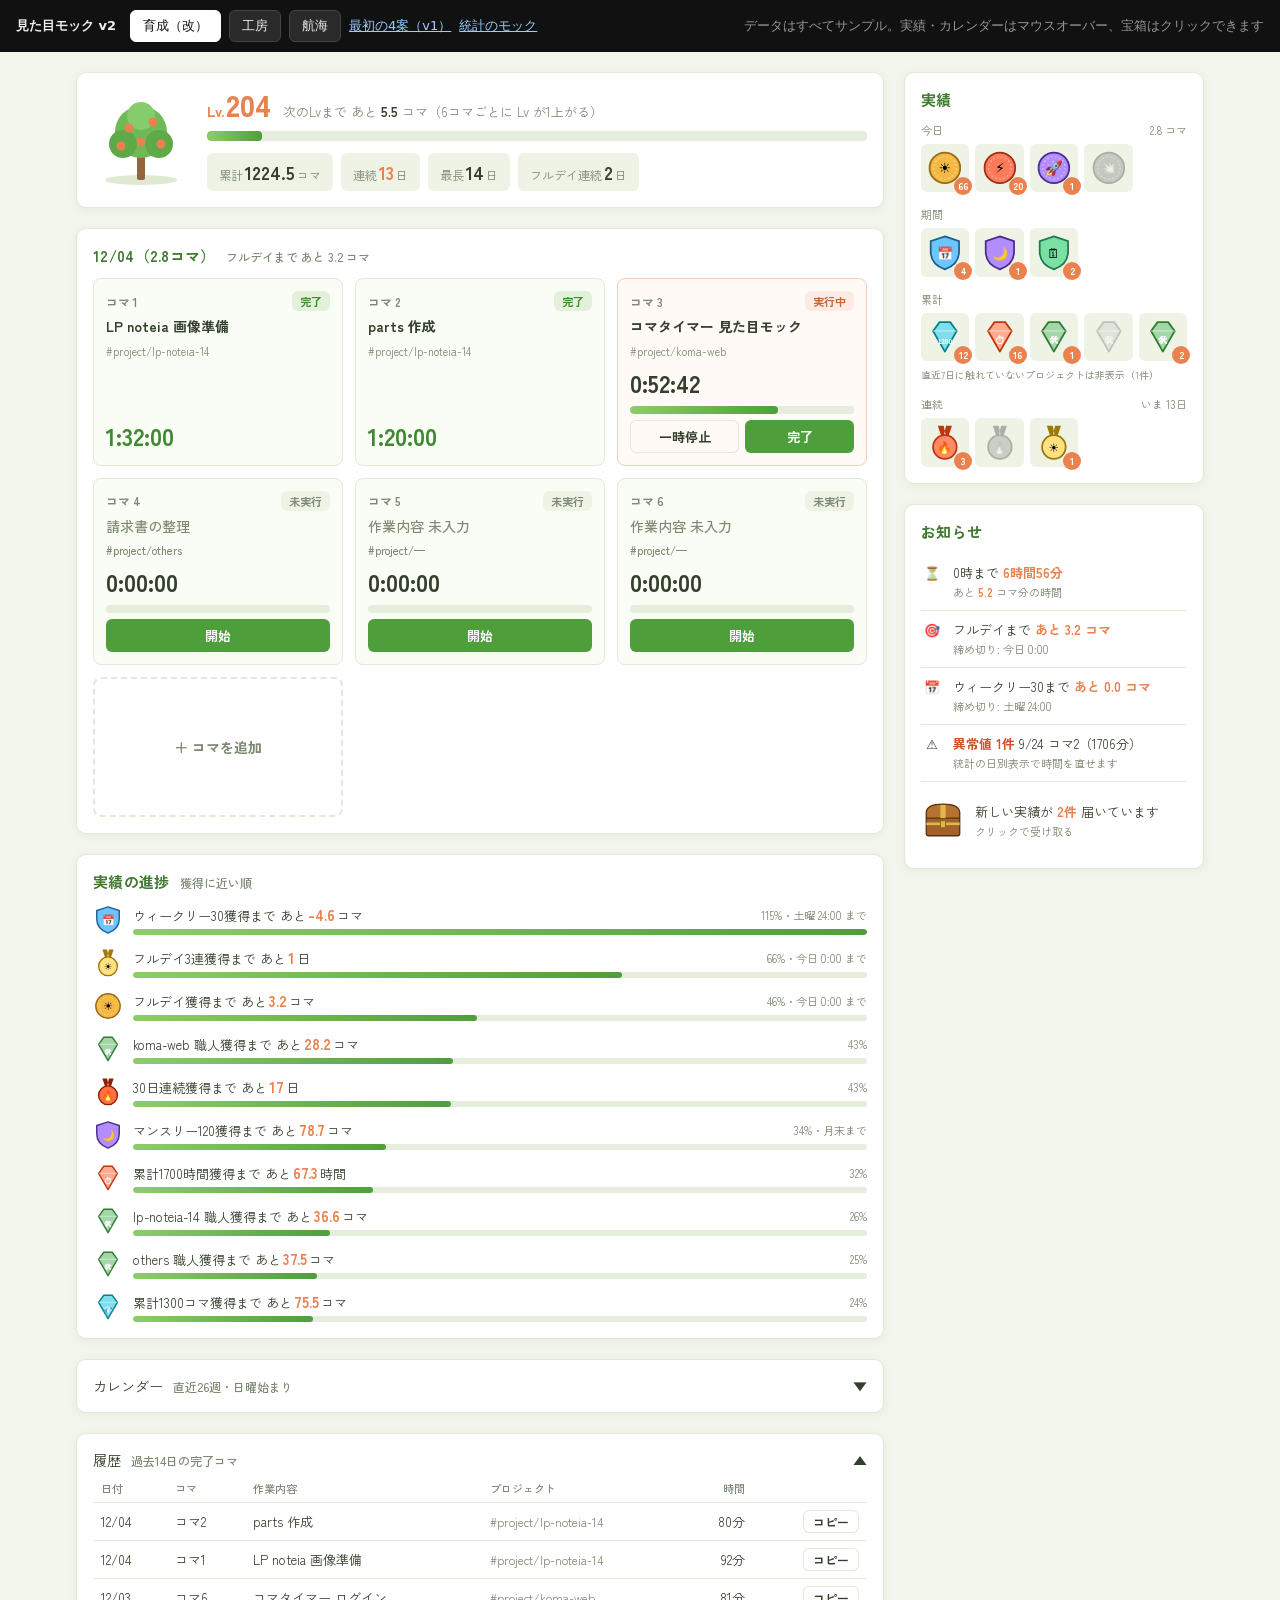
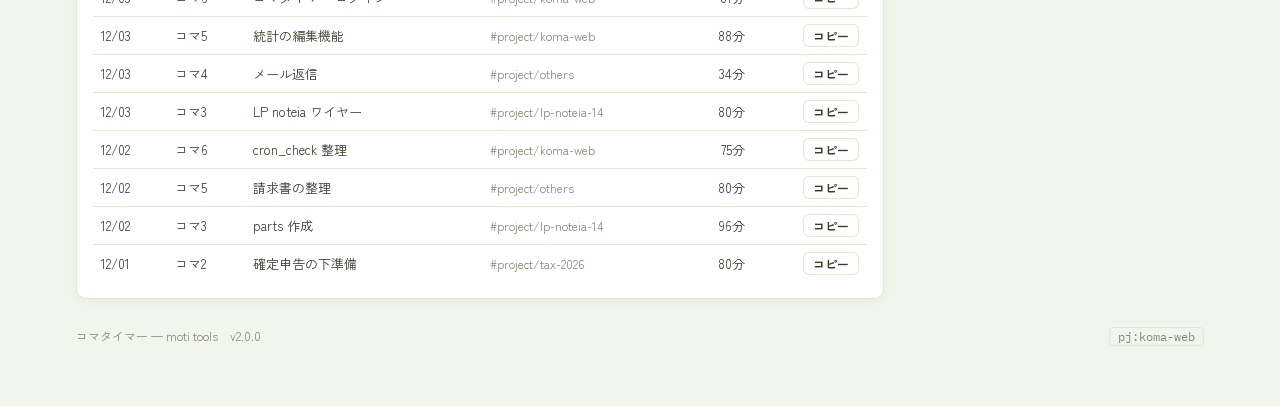
<file: mock/index.html>
<!doctype html>
<html lang="ja" data-skin="grow">
<head>
<meta charset="utf-8">
<meta name="viewport" content="width=device-width, initial-scale=1">
<title>見た目モック v2 — コマタイマー</title>
<!-- T-007: 見た目モック v2（ローカル専用・データはすべてサンプル）。最初の4案は v1.html に残してある -->
<link rel="preconnect" href="https://fonts.googleapis.com">
<link rel="preconnect" href="https://fonts.gstatic.com" crossorigin>
<link href="https://fonts.googleapis.com/css2?family=IBM+Plex+Mono:wght@500;700&family=Orbitron:wght@500;700;900&family=Shippori+Mincho:wght@600;800&family=Zen+Kaku+Gothic+New:wght@400;500;700;900&display=swap" rel="stylesheet">
<style>
/* =========================================================
   共通の骨組み（スキンは変数と一部の上書きだけで切り替える）
   ========================================================= */
* { box-sizing: border-box; }
html, body { margin: 0; }
body {
    background: var(--bg); color: var(--text);
    font-family: var(--font); font-size: 14px;
    min-height: 100vh; transition: background .3s, color .3s;
}
button { font: inherit; color: inherit; cursor: pointer; }
.num { font-family: var(--font-num); font-variant-numeric: tabular-nums; }

.switcher {
    position: sticky; top: 0; z-index: 50;
    display: flex; gap: 8px; flex-wrap: wrap; align-items: center;
    padding: 10px 16px; background: #111; color: #eee;
    font-family: system-ui, sans-serif; font-size: 13px;
}
.switcher strong { margin-right: 6px; }
.switcher button { background: #2a2a2a; border: 1px solid #444; border-radius: 6px; padding: 6px 12px; color: #eee; }
.switcher button[aria-pressed="true"] { background: #fff; color: #111; border-color: #fff; }
.switcher a { color: #9cf; }
.switcher .note { margin-left: auto; opacity: .6; }

.wrap { max-width: 1160px; margin: 0 auto; padding: 20px 16px 60px; }
.grid { display: grid; grid-template-columns: minmax(0, 1fr) 300px; gap: 20px; align-items: start; }
@media (max-width: 900px) { .grid { grid-template-columns: minmax(0, 1fr); } }

.panel {
    background: var(--panel); border: var(--panel-border); border-radius: var(--radius);
    box-shadow: var(--panel-shadow); padding: 16px; margin-bottom: 20px;
}
.panel__title {
    font-family: var(--font-title); font-weight: 700; font-size: 15px; color: var(--title);
    margin: 0 0 12px; display: flex; align-items: baseline; gap: 10px; letter-spacing: var(--title-spacing);
}
.panel__title .sub { font-family: var(--font); font-weight: 500; font-size: 12px; color: var(--muted); letter-spacing: 0; }
.panel__title .right { margin-left: auto; }

.meter__bar { height: 8px; background: var(--track); border-radius: var(--bar-radius); overflow: hidden; }
.meter__fill { height: 100%; width: var(--p); background: var(--fill); border-radius: var(--bar-radius); }

/* ---- レベル帯 ---- */
.level { display: grid; grid-template-columns: 96px minmax(0, 1fr); gap: 18px; align-items: center; }
.level__visual svg { width: 96px; height: 96px; display: block; }
.level__top { display: flex; align-items: baseline; gap: 12px; flex-wrap: wrap; }
.level__lv { font-family: var(--font-num); font-size: 30px; font-weight: 900; color: var(--accent); line-height: 1; }
.level__lv small { font-size: 14px; margin-right: 2px; }
.level__next { font-size: 13px; color: var(--muted); }
.level__next b { color: var(--text); }
.level .meter__bar { margin: 10px 0 12px; height: 10px; }
.stats { display: flex; gap: 8px; flex-wrap: wrap; }
.stat { padding: 6px 12px; border-radius: var(--chip-radius); background: var(--soft); font-size: 12px; color: var(--muted); }
.stat b { font-family: var(--font-num); font-size: 18px; color: var(--text); margin: 0 2px; }
.stat.is-hot b { color: var(--accent); }

/* ---- 今日のコマ ---- */
.komas { display: grid; grid-template-columns: repeat(auto-fill, minmax(210px, 1fr)); gap: 12px; }
.koma {
    padding: 12px; border-radius: var(--card-radius); background: var(--card); border: var(--card-border);
    display: flex; flex-direction: column; gap: 6px; min-height: 140px;
}
.koma__head { display: flex; justify-content: space-between; align-items: center; font-size: 12px; color: var(--muted); }
.koma__no { font-family: var(--font-num); font-weight: 700; }
.state { font-size: 11px; font-weight: 700; padding: 2px 8px; border-radius: var(--chip-radius); background: var(--soft); color: var(--muted); }
.state--done { background: var(--good-soft); color: var(--good); }
.state--run { background: var(--accent); color: var(--on-accent); }
.koma__name { font-weight: 700; line-height: 1.4; }
.koma__proj { font-size: 11px; color: var(--muted); }
.koma__time { font-family: var(--font-num); font-size: 24px; font-weight: 700; margin-top: auto; }
.koma.is-done .koma__time { color: var(--good); }
.koma.is-running { border: var(--running-border); box-shadow: var(--running-shadow); }
.koma.is-idle .koma__name, .koma.is-idle .koma__proj { color: var(--muted); font-weight: 500; }
.koma__actions { display: flex; gap: 6px; }
.btn {
    flex: 1; padding: 7px 10px; border-radius: var(--btn-radius); border: 0;
    background: var(--btn-bg); color: var(--btn-text); font-weight: 700; font-size: 13px;
}
.btn--sub { background: transparent; color: var(--text); box-shadow: inset 0 0 0 1px var(--line); }
.add-koma {
    border: 2px dashed var(--line); border-radius: var(--card-radius); background: transparent; color: var(--muted);
    min-height: 140px; font-weight: 700;
}
.add-koma:hover { color: var(--accent); border-color: var(--accent); }

/* ---- カレンダー ---- */
.cal { overflow-x: auto; padding-bottom: 4px; }
.cal__inner { display: inline-grid; grid-template-columns: auto auto; gap: 4px 6px; }
.cal__months { grid-column: 2; display: grid; grid-auto-flow: column; grid-auto-columns: 14px; gap: 3px; font-size: 10px; color: var(--muted); height: 14px; }
.cal__months span { white-space: nowrap; }
.cal__days { display: grid; grid-template-rows: repeat(7, 14px); gap: 3px; font-size: 10px; color: var(--muted); line-height: 14px; }
.cal__grid { display: grid; grid-template-rows: repeat(7, 14px); grid-auto-flow: column; grid-auto-columns: 14px; gap: 3px; }
.cal__cell { border-radius: var(--cell-radius); background: var(--cal0); position: relative; }
.cal__cell[data-lv="1"] { background: var(--cal1); }
.cal__cell[data-lv="2"] { background: var(--cal2); }
.cal__cell[data-lv="3"] { background: var(--cal3); }
.cal__cell[data-lv="4"] { background: var(--cal4); }
.cal__cell[data-lv="5"] { background: var(--cal5); }
.cal__cell.is-future { background: transparent; }
.cal__cell.is-today { outline: 2px solid var(--text); outline-offset: -1px; }
.cal__legend { display: flex; gap: 14px; flex-wrap: wrap; align-items: center; margin-top: 10px; font-size: 11px; color: var(--muted); }
.cal__legend i { display: inline-block; width: 12px; height: 12px; border-radius: var(--cell-radius); vertical-align: -2px; margin-right: 4px; position: relative; }

/* ---- 履歴 ---- */
.fold__toggle { all: unset; cursor: pointer; display: flex; width: 100%; align-items: baseline; gap: 10px; }
.fold.is-closed .fold__body { display: none; }
.fold.is-closed .panel__title { margin-bottom: 0; }
.history table { width: 100%; border-collapse: collapse; font-size: 13px; margin-top: 4px; }
.history th { text-align: left; font-size: 11px; font-weight: 500; color: var(--muted); padding: 6px 8px; border-bottom: 1px solid var(--line); }
.history td { padding: 7px 8px; border-bottom: 1px solid var(--line); }
.history tr:last-child td { border-bottom: 0; }
.history td.date, .history td.min { font-family: var(--font-num); white-space: nowrap; }
.history td.proj { color: var(--muted); font-size: 12px; }
.history td.min, .history td.act { text-align: right; }
.history .btn { padding: 3px 10px; font-size: 12px; }
@media (max-width: 600px) { .history td.proj, .history th.proj { display: none; } }

/* ---- 実績の進捗 ---- */
.prog { display: grid; gap: 12px; }
.prog__row { display: grid; grid-template-columns: 30px minmax(0, 1fr) auto; gap: 4px 10px; align-items: center; }
.prog__ico { grid-row: span 2; width: 30px; height: 30px; }
.prog__ico svg { width: 100%; height: 100%; }
.prog__text { font-size: 13px; }
.prog__text b { font-family: var(--font-num); color: var(--accent); font-size: 15px; margin: 0 2px; }
.prog__meta { font-size: 11px; color: var(--muted); text-align: right; white-space: nowrap; }
.prog__row .meter__bar { grid-column: 2 / 4; height: 6px; }

/* ---- 実績（サイドバー） ---- */
.ach-group { margin-bottom: 14px; }
.ach-group:last-child { margin-bottom: 0; }
.ach-label { font-size: 11px; color: var(--muted); margin-bottom: 6px; display: flex; justify-content: space-between; }
.ach-list { display: grid; grid-template-columns: repeat(5, 1fr); gap: 6px; }
.ach {
    position: relative; aspect-ratio: 1; display: grid; place-items: center;
    background: var(--soft); border: 0; border-radius: var(--chip-radius); padding: 0;
}
.ach svg { width: 78%; height: 78%; }
.ach.is-locked svg { filter: grayscale(1); opacity: .35; }
.ach:hover, .ach:focus-visible { outline: 2px solid var(--accent); outline-offset: 1px; }
.ach__count {
    position: absolute; right: -3px; bottom: -3px; min-width: 18px; height: 18px; padding: 0 4px;
    font-family: var(--font-num); font-size: 10px; font-weight: 700; line-height: 18px; text-align: center;
    background: var(--accent); color: var(--on-accent); border-radius: 999px;
}
.ach.is-today-new { animation: shine 1.8s ease-in-out infinite; }
@keyframes shine { 50% { box-shadow: 0 0 0 3px var(--accent); } }
.ach-note { font-size: 10px; color: var(--muted); margin-top: 6px; }

/* ---- お知らせ ---- */
.notice { display: flex; gap: 10px; align-items: flex-start; padding: 9px 0; border-bottom: 1px solid var(--line); font-size: 13px; }
.notice:last-child { border-bottom: 0; }
.notice .ico { width: 22px; text-align: center; flex: none; }
.notice b { font-family: var(--font-num); color: var(--accent); }
.notice .sub { font-size: 11px; color: var(--muted); }
.notice.warn b { color: var(--bad); }
.chest { all: unset; cursor: pointer; display: flex; gap: 10px; align-items: center; width: 100%; padding: 8px 0 0; font-size: 13px; }
.chest svg { width: 44px; height: 40px; flex: none; }
.chest:not(.is-open) svg { animation: wiggle 2.4s ease-in-out infinite; }
.chest .lid { transform-origin: 50% 40%; transition: transform .4s cubic-bezier(.3,1.6,.5,1); }
.chest.is-open .lid { transform: translateY(-12px) rotate(-14deg); }
@keyframes wiggle { 0%, 80%, 100% { transform: rotate(0); } 85% { transform: rotate(-6deg); } 90% { transform: rotate(6deg); } 95% { transform: rotate(-3deg); } }

/* ---- フッター ---- */
.foot { display: flex; justify-content: space-between; gap: 12px; font-size: 12px; color: var(--muted); padding-top: 8px; }
.pj-label { font-family: "IBM Plex Mono", monospace; padding: 1px 8px; border: 1px solid var(--line); border-radius: 4px; }

/* ---- ツールチップ（実績とカレンダーで共用） ---- */
.tip {
    position: fixed; z-index: 200; pointer-events: none; max-width: 260px;
    background: var(--tip-bg); color: var(--tip-text); border-radius: 8px; padding: 10px 12px;
    font-size: 12px; line-height: 1.55; box-shadow: 0 8px 24px rgba(0,0,0,.25);
    opacity: 0; transform: translateY(4px); transition: opacity .12s, transform .12s;
}
.tip.is-show { opacity: 1; transform: none; }
.tip b { font-size: 13px; }
.tip .t-dim { opacity: .7; }
.tip .t-next { margin-top: 6px; padding-top: 6px; border-top: 1px solid rgba(255,255,255,.2); }
.tip .meter__bar { margin-top: 4px; height: 5px; background: rgba(255,255,255,.2); }

/* ---- 開封モーダル ---- */
.modal { position: fixed; inset: 0; background: rgba(0,0,0,.55); display: none; place-items: center; z-index: 100; padding: 16px; }
.modal.is-open { display: grid; }
.modal__box {
    background: var(--panel-solid); color: var(--text); border-radius: var(--radius); max-width: 420px; width: 100%;
    padding: 22px; text-align: center; animation: pop .3s cubic-bezier(.3,1.6,.5,1);
}
.modal__box h3 { font-family: var(--font-title); margin: 0 0 4px; color: var(--title); }
.modal__box .ach-list { margin: 16px 0; }
.modal__box .ach { animation: drop .4s both; }
@keyframes pop { from { transform: scale(.7); opacity: 0; } }
@keyframes drop { from { transform: translateY(-16px) scale(.6); opacity: 0; } }

/* =========================================================
   スキン1: 育成（改） — 色はやわらかく、角は控えめ、言葉は中立
   ========================================================= */
[data-skin="grow"] {
    --font: "Zen Kaku Gothic New", system-ui, sans-serif; --font-title: var(--font); --font-num: "Zen Kaku Gothic New", sans-serif;
    --bg: #f2f5ec; --text: #34402d; --muted: #7d8a73; --title: #3f7a30; --title-spacing: .02em;
    --panel: #fff; --panel-solid: #fff; --panel-border: 1px solid #e2e9d6; --panel-shadow: 0 2px 8px rgba(63,122,48,.07);
    --radius: 10px; --card-radius: 8px; --chip-radius: 6px; --btn-radius: 6px; --bar-radius: 4px; --cell-radius: 3px;
    --card: #fafcf6; --card-border: 1px solid #e2e9d6; --soft: #eef3e6; --line: #e2e9d6;
    --accent: #e9824f; --on-accent: #fff; --good: #3f8a30; --good-soft: #e3f1da; --bad: #d4502b;
    --track: #e6eddc; --fill: linear-gradient(90deg, #8dcc6c, #4f9e3c);
    --btn-bg: #4f9e3c; --btn-text: #fff;
    --running-border: 1px solid #f3cdb8; --running-shadow: none;
    --cal0: #e9eee1; --cal1: #cfe6bd; --cal2: #9fd17f; --cal3: #5fae45; --cal4: #3b852b; --cal5: #e9824f;
    --tip-bg: #2f3a29; --tip-text: #f4f8ee;
}

/* =========================================================
   スキン2: 工房 — 紙と木と真鍮。コマで道具と工房が増えていく
   ========================================================= */
[data-skin="grow"] .state--run { background: #fbebe2; color: #c8673d; }
[data-skin="grow"] .koma.is-running { background: #fffaf6; }

[data-skin="workshop"] {
    --font: "Zen Kaku Gothic New", system-ui, sans-serif; --font-title: "Shippori Mincho", serif; --font-num: "IBM Plex Mono", monospace;
    --bg: #ebe3d3; --text: #3a2e22; --muted: #85735e; --title: #6b3f1d; --title-spacing: .08em;
    --panel: #f8f3e8; --panel-solid: #f8f3e8; --panel-border: 1px solid #cdbb9b; --panel-shadow: 0 1px 0 #cdbb9b, 0 4px 0 -1px #ddd0b6;
    --radius: 3px; --card-radius: 2px; --chip-radius: 2px; --btn-radius: 2px; --bar-radius: 0; --cell-radius: 1px;
    --card: #fffdf7; --card-border: 1px solid #d9c9aa; --soft: #efe6d4; --line: #dccdb0;
    --accent: #b5652b; --on-accent: #fff8ee; --good: #4d6b33; --good-soft: #e3e8d2; --bad: #b23a2a;
    --track: #e4d8c0; --fill: repeating-linear-gradient(90deg, #b5652b 0 10px, #9c5422 10px 12px);
    --btn-bg: #3a2e22; --btn-text: #f8f3e8;
    --running-border: 1px solid #b5652b; --running-shadow: 3px 3px 0 #b5652b;
    --cal0: #e7dcc6; --cal1: #e2c69c; --cal2: #d29a5c; --cal3: #b5652b; --cal4: #7f3f16; --cal5: #3a2e22;
    --tip-bg: #3a2e22; --tip-text: #f8f3e8;
    background-image: radial-gradient(rgba(107,63,29,.06) 1px, transparent 1px); background-size: 6px 6px;
}
[data-skin="workshop"] .panel__title { border-bottom: 1px solid var(--line); padding-bottom: 8px; }
[data-skin="workshop"] .koma.is-done { background: repeating-linear-gradient(-45deg, #fffdf7 0 8px, #faf4e6 8px 16px); }

/* =========================================================
   スキン3: 航海 — 夜の宇宙。コマで航路が伸び、星系を解禁していく
   ========================================================= */
[data-skin="space"] {
    --font: "Zen Kaku Gothic New", system-ui, sans-serif; --font-title: "Orbitron", "Zen Kaku Gothic New", sans-serif; --font-num: "Orbitron", monospace;
    --bg: #0b1020; --text: #e6ecff; --muted: #8590b5; --title: #9fb6ff; --title-spacing: .12em;
    --panel: rgba(20, 28, 54, .85); --panel-solid: #141c36; --panel-border: 1px solid #263257; --panel-shadow: 0 0 0 1px rgba(159,182,255,.04), 0 10px 30px rgba(0,0,0,.35);
    --radius: 8px; --card-radius: 6px; --chip-radius: 5px; --btn-radius: 5px; --bar-radius: 2px; --cell-radius: 2px;
    --card: #10172e; --card-border: 1px solid #263257; --soft: #1a2342; --line: #263257;
    --accent: #ffb547; --on-accent: #1a1203; --good: #5ee0b5; --good-soft: #123a35; --bad: #ff6b81;
    --track: #1a2342; --fill: linear-gradient(90deg, #4f7bff, #5ee0b5);
    --btn-bg: #4f7bff; --btn-text: #fff;
    --running-border: 1px solid #ffb547; --running-shadow: 0 0 18px rgba(255,181,71,.35);
    --cal0: #161e3a; --cal1: #1f3570; --cal2: #2f55b8; --cal3: #4f7bff; --cal4: #5ee0b5; --cal5: #ffb547;
    --tip-bg: #e6ecff; --tip-text: #0b1020;
    background-image: radial-gradient(1px 1px at 20% 30%, #fff8 50%, transparent), radial-gradient(1px 1px at 70% 80%, #fff6 50%, transparent), radial-gradient(1.5px 1.5px at 40% 60%, #fff5 50%, transparent);
    background-size: 220px 220px, 310px 310px, 470px 470px;
}
[data-skin="space"] .panel__title { text-transform: uppercase; font-size: 13px; }
[data-skin="space"] .panel__title .sub { text-transform: none; }
[data-skin="space"] .tip .t-next { border-top-color: rgba(0,0,0,.15); }
[data-skin="space"] .tip .meter__bar { background: rgba(0,0,0,.12); }
</style>
</head>
<body>

<div class="switcher" role="toolbar" aria-label="スキン切り替え">
    <strong>見た目モック v2</strong>
    <button data-skin-btn="grow">育成（改）</button>
    <button data-skin-btn="workshop">工房</button>
    <button data-skin-btn="space">航海</button>
    <a href="v1.html">最初の4案（v1）</a>
    <a href="stats.html">統計のモック</a>
    <span class="note">データはすべてサンプル。実績・カレンダーはマウスオーバー、宝箱はクリックできます</span>
</div>

<div class="wrap">
    <div class="grid">
        <main>
            <!-- レベル -->
            <section class="panel level">
                <div class="level__visual" id="visual"></div>
                <div>
                    <div class="level__top">
                        <div class="level__lv"><small>Lv.</small><span id="lv">--</span></div>
                        <div class="level__next">次のLvまで あと <b class="num" id="lv-rest">--</b> コマ（6コマごとに Lv が1上がる）</div>
                    </div>
                    <div class="meter__bar"><div class="meter__fill" id="lv-bar" style="--p:0%"></div></div>
                    <div class="stats">
                        <div class="stat">累計<b id="st-total">--</b>コマ</div>
                        <div class="stat is-hot">連続<b id="st-streak">--</b>日</div>
                        <div class="stat">最長<b id="st-best">--</b>日</div>
                        <div class="stat">フルデイ連続<b id="st-full">--</b>日</div>
                    </div>
                </div>
            </section>

            <!-- 今日のコマ -->
            <section class="panel">
                <h2 class="panel__title"><span id="today-title">--/--（-- コマ）</span><span class="sub" id="today-next"></span></h2>
                <div class="komas" id="komas"></div>
            </section>

            <!-- 実績の進捗 -->
            <section class="panel">
                <h2 class="panel__title">実績の進捗<span class="sub">獲得に近い順</span></h2>
                <div class="prog" id="progress"></div>
            </section>

            <!-- カレンダー -->
            <section class="panel fold is-closed">
                <button class="fold__toggle panel__title" aria-expanded="false">カレンダー<span class="sub">直近26週・日曜始まり</span><span class="right fold__icon">▼</span></button>
                <div class="fold__body">
                <div class="cal"><div class="cal__inner">
                    <div class="cal__months" id="cal-months"></div>
                    <div class="cal__days"><span></span><span>月</span><span></span><span>水</span><span></span><span>金</span><span></span></div>
                    <div class="cal__grid" id="cal-grid"></div>
                </div></div>
                <div class="cal__legend">
                    <span><i style="background:var(--cal0)"></i>0</span>
                    <span><i style="background:var(--cal1)"></i>〜3</span>
                    <span><i style="background:var(--cal2)"></i>〜6</span>
                    <span><i style="background:var(--cal3)"></i>6+ フルデイ</span>
                    <span><i style="background:var(--cal4)"></i>8+ オーバードライブ</span>
                    <span><i style="background:var(--cal5)"></i>10+</span>
                </div>
                </div>
            </section>

            <!-- 履歴 -->
            <section class="panel history fold">
                <button class="fold__toggle panel__title" aria-expanded="true">履歴<span class="sub">過去14日の完了コマ</span><span class="right fold__icon">▲</span></button>
                <table class="fold__body">
                    <thead><tr><th>日付</th><th>コマ</th><th>作業内容</th><th class="proj">プロジェクト</th><th style="text-align:right">時間</th><th></th></tr></thead>
                    <tbody id="history-body"></tbody>
                </table>
            </section>
        </main>

        <aside>
            <!-- 実績 -->
            <section class="panel">
                <h2 class="panel__title">実績</h2>
                <div id="achievements"></div>
            </section>

            <!-- お知らせ -->
            <section class="panel">
                <h2 class="panel__title">お知らせ</h2>
                <div class="notice"><div class="ico">⏳</div><div>0時まで <b id="remain-time">--</b><br><span class="sub">あと <b id="remain-koma">--</b> コマ分の時間</span></div></div>
                <div class="notice"><div class="ico">🎯</div><div id="notice-today">--</div></div>
                <div class="notice"><div class="ico">📅</div><div id="notice-week">--</div></div>
                <div class="notice warn"><div class="ico">⚠</div><div><b>異常値 1件</b> 9/24 コマ2（1706分）<br><span class="sub">統計の日別表示で時間を直せます</span></div></div>
                <div class="notice">
                    <button class="chest" id="chest"><span id="chest-svg"></span><span>新しい実績が <b>2件</b> 届いています<br><span class="sub">クリックで受け取る</span></span></button>
                </div>
            </section>
        </aside>
    </div>

    <div class="foot"><span>コマタイマー — moti tools　v2.0.0</span><span class="pj-label">pj:koma-web</span></div>
</div>

<div class="tip" id="tip" role="tooltip"></div>

<div class="modal" id="modal" role="dialog" aria-modal="true" aria-labelledby="modal-title">
    <div class="modal__box">
        <h3 id="modal-title">実績を受け取りました</h3>
        <div style="font-size:13px;color:var(--muted)">昨日の作業で届いた実績です</div>
        <div class="ach-list" id="modal-list" style="grid-template-columns:repeat(2,64px);justify-content:center;"></div>
        <button class="btn" id="modal-close" style="max-width:160px;">閉じる</button>
    </div>
</div>

<script>
// =========================================================
// サンプルデータ（固定シードで毎回同じになる）
// =========================================================
const KOMA_MIN = 80;
const DAY = 86400000;
const today = new Date(); today.setHours(0, 0, 0, 0);
const md = d => `${d.getMonth() + 1}/${String(d.getDate()).padStart(2, '0')}`;
const fmt1 = n => (Math.round(n * 10) / 10).toFixed(1);

// 今日のコマ（分数は T-005 の規則でコマ数に換算: 完了で20分超〜80分未満は80分扱い）
const KOMAS = [
    { name: 'LP noteia 画像準備',      proj: '#project/lp-noteia-14', min: 92,   state: 'done' },
    { name: 'parts 作成',              proj: '#project/lp-noteia-14', min: 80,   state: 'done' },
    { name: 'コマタイマー 見た目モック', proj: '#project/koma-web',     min: 52.7, state: 'run' },
    { name: '請求書の整理',            proj: '#project/others',       min: 0,    state: 'idle' },
    { name: '',                        proj: '',                      min: 0,    state: 'idle' },
    { name: '',                        proj: '',                      min: 0,    state: 'idle' },
];
const komaValue = k => (k.state === 'done' && k.min > 20 && k.min < KOMA_MIN ? KOMA_MIN : k.min) / KOMA_MIN;
const todayKoma = KOMAS.reduce((s, k) => s + komaValue(k), 0);

// 直近26週の日別コマ数
let seed = 7;
const rnd = () => { seed = (seed * 16807) % 2147483647; return (seed - 1) / 2147483646; };
const WEEKS = 26;
const start = new Date(today.getTime() - (today.getDay() + (WEEKS - 1) * 7) * DAY);
const days = [];
for (let t = start.getTime(); t <= today.getTime(); t += DAY) {
    const d = new Date(t);
    const back = Math.round((today - d) / DAY);
    const weekend = d.getDay() === 0 || d.getDay() === 6;
    let v = rnd() < (weekend ? .55 : .12) ? 0 : (weekend ? 1 : 3.5) + rnd() * (weekend ? 3 : 5.5);
    if (back > 0 && back <= 12) v = Math.max(v, 1.2 + rnd() * 6);   // 連続12日
    if (back === 13) v = 0;
    if (back === 1 || back === 2) v = 6.2 + rnd() * 1.5;            // フルデイ2連
    if (back === 40) v = 10.4;
    if (back === 0) v = todayKoma;
    days.push({ date: d, v: Math.round(v * 10) / 10 });
}
const BASE_TOTAL = 412.6;  // カレンダーより前の累計
const total = BASE_TOTAL + days.reduce((s, d) => s + d.v, 0);

// 連続記録（今日はまだ途中なので、今日0コマでも昨日までの連続を数える）
function streakOf(pred) {
    let cur = 0, best = 0, run = 0;
    days.forEach(d => { run = pred(d.v) ? run + 1 : 0; best = Math.max(best, run); });
    for (let i = days.length - 1; i >= 0; i--) {
        if (pred(days[i].v)) cur++; else if (i === days.length - 1) continue; else break;
    }
    return { cur, best };
}
const streak = streakOf(v => v >= 1);
const fullStreak = streakOf(v => v >= 6);

// =========================================================
// 実績の定義
// =========================================================
const TODAY_TIERS = [
    { key: 'full',  min: 6,  name: 'フルデイ',         icon: '☀', c: ['#f4b942', '#9a6a12'] },
    { key: 'od',    min: 8,  name: 'オーバードライブ', icon: '⚡', c: ['#ff7a59', '#9c2f17'] },
    { key: 'hyper', min: 10, name: 'ハイパードライブ', icon: '🚀', c: ['#b28dff', '#4b2a8f'] },
    { key: 'limit', min: 12, name: 'リミットブレイク', icon: '💥', c: ['#ff4f8b', '#8f1240'] },
];
const dayCount = min => days.filter(d => d.v >= min).length;
const nextTodayTier = TODAY_TIERS.find(t => todayKoma < t.min);

const weekStart = new Date(today.getTime() - today.getDay() * DAY);
const weekKoma = days.filter(d => d.date >= weekStart).reduce((s, d) => s + d.v, 0);

// プロジェクト別（直近7日に触れていないものは表示しない）
const PROJECTS = [
    { id: 'lp-noteia-14', koma: 63.4, last: 0 },
    { id: 'koma-web',     koma: 21.8, last: 0 },
    { id: 'others',       koma: 112.5, last: 3 },
    { id: 'tax-2026',     koma: 54.0, last: 23 },
];
const visibleProjects = PROJECTS.filter(p => p.last <= 7);

const SHAPES = {
    shield: (c1, c2, icon) => `<svg viewBox="0 0 64 64"><path d="M32 4 56 12v18c0 15-10 25-24 30C18 55 8 45 8 30V12z" fill="${c1}" stroke="${c2}" stroke-width="3"/><text x="32" y="40" font-size="22" text-anchor="middle">${icon}</text></svg>`,
    gem:    (c1, c2, icon) => `<svg viewBox="0 0 64 64"><path d="M12 22 23 7h18l11 15-20 35z" fill="${c1}" stroke="${c2}" stroke-width="3" stroke-linejoin="round"/><path d="M12 22h40" stroke="#fff" stroke-opacity=".45" stroke-width="2"/><text x="32" y="44" font-size="${String(icon).length > 2 ? 11 : 17}" font-weight="700" fill="#fff" text-anchor="middle" font-family="sans-serif">${icon}</text></svg>`,
    medal:  (c1, c2, icon) => `<svg viewBox="0 0 64 64"><path d="M20 3h10l4 18h-8zM44 3H34l-4 18h8z" fill="${c2}"/><circle cx="32" cy="39" r="20" fill="${c1}" stroke="${c2}" stroke-width="3"/><text x="32" y="47" font-size="20" text-anchor="middle">${icon}</text></svg>`,
    sun:    (c1, c2, icon) => `<svg viewBox="0 0 64 64"><circle cx="32" cy="32" r="26" fill="${c1}" stroke="${c2}" stroke-width="3"/><circle cx="32" cy="32" r="19" fill="none" stroke="#fff" stroke-opacity=".45" stroke-width="2" stroke-dasharray="3 4"/><text x="32" y="41" font-size="24" text-anchor="middle">${icon}</text></svg>`,
};

const progressBar = p => `<div class="meter__bar"><div class="meter__fill" style="--p:${Math.min(100, Math.max(0, p))}%"></div></div>`;
const ACH = [
    {
        label: '今日', side: `${fmt1(todayKoma)} コマ`,
        items: TODAY_TIERS.map(t => {
            const got = todayKoma >= t.min;
            return {
                shape: 'sun', c: t.c, icon: t.icon, count: dayCount(t.min), locked: dayCount(t.min) === 0, todayNew: got,
                tip: `<b>${t.name}</b><br><span class="t-dim">1日 ${t.min}コマ以上</span><br>これまで ${dayCount(t.min)}回`
                    + `<div class="t-next">${got ? '今日は獲得済み' : `今日あと <b>${fmt1(t.min - todayKoma)}</b> コマで獲得`}${got ? '' : progressBar(todayKoma / t.min * 100)}</div>`,
            };
        }),
    },
    {
        label: '期間',
        items: [
            { shape: 'shield', c: ['#6bc5ff', '#1f5f8f'], icon: '📅', count: 4, tip: `<b>ウィークリー30</b><br><span class="t-dim">日〜土で30コマ</span><br>これまで 4回<div class="t-next">今週 ${fmt1(weekKoma)} コマ・あと <b>${fmt1(Math.max(0, 30 - weekKoma))}</b> コマ（土曜 24:00 まで）${progressBar(weekKoma / 30 * 100)}</div>` },
            { shape: 'shield', c: ['#b28dff', '#4b2a8f'], icon: '🌙', count: 1, tip: `<b>マンスリー120</b><br><span class="t-dim">1か月で120コマ</span><br>これまで 1回<div class="t-next">今月 41.3 コマ・あと <b>78.7</b> コマ（月末まで）${progressBar(34)}</div>` },
            { shape: 'shield', c: ['#7be0a4', '#1f7a4a'], icon: '🗓', count: 2, tip: `<b>皆勤</b><br><span class="t-dim">日〜土の毎日1コマ以上</span><br>これまで 2回<div class="t-next">今週は ${today.getDay() + 1}日中 ${today.getDay() + 1}日 達成中</div>` },
        ],
    },
    {
        label: '累計',
        items: [
            { shape: 'gem', c: ['#80deea', '#00838f'], icon: Math.floor(total / 100) * 100, count: Math.floor(total / 100), tip: `<b>累計コマ</b><br><span class="t-dim">100コマごと</span><br>累計 ${fmt1(total)} コマ・${Math.floor(total / 100)}回<div class="t-next">次の ${Math.ceil(total / 100) * 100} コマまで あと <b>${fmt1(Math.ceil(total / 100) * 100 - total)}</b>${progressBar(total % 100)}</div>` },
            { shape: 'gem', c: ['#ffab91', '#bf360c'], icon: '⏱', count: Math.floor(total * 80 / 60 / 100), tip: `<b>累計時間</b><br><span class="t-dim">100時間ごと</span><br>累計 ${Math.floor(total * 80 / 60)} 時間<div class="t-next">次の ${(Math.floor(total * 80 / 6000) + 1) * 100} 時間まで あと <b>${(Math.floor(total * 80 / 6000) + 1) * 100 - Math.floor(total * 80 / 60)}</b> 時間</div>` },
            ...visibleProjects.map(p => ({
                shape: 'gem', c: ['#a5d6a7', '#2e7d32'], icon: '🛠', count: Math.floor(p.koma / 50), locked: p.koma < 50,
                tip: `<b>${p.id} 職人</b><br><span class="t-dim">同じプロジェクトで50コマごと</span><br>累計 ${fmt1(p.koma)} コマ<div class="t-next">次まで あと <b>${fmt1(50 - p.koma % 50)}</b> コマ${progressBar(p.koma % 50 * 2)}</div>`,
            })),
        ],
        note: `直近7日に触れていないプロジェクトは非表示（${PROJECTS.length - visibleProjects.length}件）`,
    },
    {
        label: '連続', side: `いま ${streak.cur}日`,
        items: [
            { shape: 'medal', c: ['#ff8a65', '#bf360c'], icon: '🔥', count: 3, tip: `<b>7日連続</b><br><span class="t-dim">1コマ以上の日が7日続く</span><br>これまで 3回<div class="t-next">いま ${streak.cur}日連続（最長 ${streak.best}日）</div>` },
            { shape: 'medal', c: ['#ff7043', '#8f1d00'], icon: '🔥', count: 0, locked: true, tip: `<b>30日連続</b><br><span class="t-dim">1コマ以上の日が30日続く</span><div class="t-next">あと <b>${30 - streak.cur}</b> 日${progressBar(streak.cur / 30 * 100)}</div>` },
            { shape: 'medal', c: ['#ffe082', '#a07800'], icon: '☀', count: 1, tip: `<b>フルデイ3連</b><br><span class="t-dim">6コマの日が3日続く</span><br>これまで 1回<div class="t-next">いま ${fullStreak.cur}日目・今日 6コマで達成</div>` },
        ],
    },
];

// =========================================================
// 描画
// =========================================================
const esc = s => String(s).replace(/[&<>"]/g, c => ({ '&': '&amp;', '<': '&lt;', '>': '&gt;', '"': '&quot;' }[c]));
const tipStore = [];
const achHtml = a => {
    tipStore.push(a.tip);
    return `<button class="ach${a.locked ? ' is-locked' : ''}${a.todayNew ? ' is-today-new' : ''}" data-tip="${tipStore.length - 1}" aria-label="${esc(a.tip.replace(/<[^>]+>/g, ' '))}">
        ${SHAPES[a.shape](a.c[0], a.c[1], a.icon)}${a.count > 0 ? `<span class="ach__count">${a.count}</span>` : ''}</button>`;
};

// レベル（6コマごとに1つ上がる）
const level = Math.floor(total / 6);
document.getElementById('lv').textContent = level;
document.getElementById('lv-rest').textContent = fmt1((level + 1) * 6 - total);
document.getElementById('lv-bar').style.setProperty('--p', `${(total % 6) / 6 * 100}%`);
document.getElementById('st-total').textContent = fmt1(total);
document.getElementById('st-streak').textContent = streak.cur;
document.getElementById('st-best').textContent = streak.best;
document.getElementById('st-full').textContent = fullStreak.cur;

// 今日
document.getElementById('today-title').textContent = `${md(today)}（${fmt1(todayKoma)}コマ）`;
document.getElementById('today-next').textContent = nextTodayTier ? `${nextTodayTier.name}まで あと ${fmt1(nextTodayTier.min - todayKoma)} コマ` : '';
const STATE = { done: ['完了', 'state--done'], run: ['実行中', 'state--run'], idle: ['未実行', ''] };
const clock = m => { const s = Math.round(m * 60); return `${Math.floor(s / 3600)}:${String(Math.floor(s / 60) % 60).padStart(2, '0')}:${String(s % 60).padStart(2, '0')}`; };
document.getElementById('komas').innerHTML = KOMAS.map((k, i) => `
    <article class="koma is-${k.state === 'done' ? 'done' : k.state === 'run' ? 'running' : 'idle'}">
        <div class="koma__head"><span class="koma__no">コマ ${i + 1}</span><span class="state ${STATE[k.state][1]}">${STATE[k.state][0]}</span></div>
        <div class="koma__name">${esc(k.name || '作業内容 未入力')}</div>
        <div class="koma__proj">${esc(k.proj || '#project/—')}</div>
        <div class="koma__time">${clock(k.min)}</div>
        ${k.state === 'done' ? '' : progressBar(k.min / KOMA_MIN * 100)}
        ${k.state === 'run' ? '<div class="koma__actions"><button class="btn btn--sub">一時停止</button><button class="btn">完了</button></div>'
          : k.state === 'idle' ? '<div class="koma__actions"><button class="btn">開始</button></div>' : ''}
    </article>`).join('') + '<button class="add-koma">＋ コマを追加</button>';

// カレンダー（色の段階はその日の実績の段階にそろえる）
const lvOf = v => v <= 0 ? 0 : v < 3 ? 1 : v < 6 ? 2 : v < 8 ? 3 : v < 10 ? 4 : 5;
const cells = [], monthLabels = [];
days.forEach((d, i) => {
    const got = TODAY_TIERS.filter(t => d.v >= t.min).map(t => t.name);
    const isToday = i === days.length - 1;
    tipStore.push(`<b>${md(d.date)}（${fmt1(d.v)}コマ）</b>${isToday ? ' <span class="t-dim">今日</span>' : ''}`
        + (got.length ? `<br>${got.join('・')}` : ''));
    cells.push(`<div class="cal__cell${isToday ? ' is-today' : ''}" data-lv="${lvOf(d.v)}" data-tip="${tipStore.length - 1}"></div>`);
    if (d.date.getDay() === 0) monthLabels.push(d.date.getDate() <= 7 ? `${d.date.getMonth() + 1}月` : '');
});
for (let i = today.getDay() + 1; i < 7; i++) cells.push('<div class="cal__cell is-future"></div>');
document.getElementById('cal-grid').innerHTML = cells.join('');
document.getElementById('cal-months').innerHTML = monthLabels.map(m => `<span>${m}</span>`).join('');

// 履歴
const HISTORY = [
    [0, 2, 'parts 作成', 'lp-noteia-14', 80], [0, 1, 'LP noteia 画像準備', 'lp-noteia-14', 92],
    [1, 6, 'コマタイマー ログイン', 'koma-web', 81], [1, 5, '統計の編集機能', 'koma-web', 88],
    [1, 4, 'メール返信', 'others', 34], [1, 3, 'LP noteia ワイヤー', 'lp-noteia-14', 80],
    [2, 6, 'cron_check 整理', 'koma-web', 75], [2, 5, '請求書の整理', 'others', 80],
    [2, 3, 'parts 作成', 'lp-noteia-14', 96], [3, 2, '確定申告の下準備', 'tax-2026', 80],
];
document.getElementById('history-body').innerHTML = HISTORY.map(([back, slot, name, proj, min]) => `
    <tr><td class="date">${md(new Date(today.getTime() - back * DAY))}</td><td>コマ${slot}</td><td>${esc(name)}</td>
    <td class="proj">#project/${esc(proj)}</td><td class="min">${min}分</td><td class="act"><button class="btn btn--sub">コピー</button></td></tr>`).join('');
// 折りたたみ（カレンダー・履歴）
document.querySelectorAll('.fold__toggle').forEach(btn => btn.addEventListener('click', () => {
    const closed = btn.closest('.fold').classList.toggle('is-closed');
    btn.setAttribute('aria-expanded', String(!closed));
    btn.querySelector('.fold__icon').textContent = closed ? '▼' : '▲';
}));

// 実績の進捗（次に取れる実績を、進捗率の高い順に並べる）
const proj50 = visibleProjects.map(p => ({ shape: 'gem', c: ['#a5d6a7', '#2e7d32'], icon: '🛠', name: `${p.id} 職人`, done: p.koma % 50, goal: 50, unit: 'コマ', due: '' }));
const hours = total * 80 / 60;
const PROGRESS = [
    nextTodayTier && { shape: 'sun', c: nextTodayTier.c, icon: nextTodayTier.icon, name: nextTodayTier.name, done: todayKoma, goal: nextTodayTier.min, unit: 'コマ', due: '今日 0:00 まで' },
    { shape: 'shield', c: ['#6bc5ff', '#1f5f8f'], icon: '📅', name: 'ウィークリー30', done: weekKoma, goal: 30, unit: 'コマ', due: '土曜 24:00 まで' },
    { shape: 'shield', c: ['#b28dff', '#4b2a8f'], icon: '🌙', name: 'マンスリー120', done: 41.3, goal: 120, unit: 'コマ', due: '月末まで' },
    { shape: 'gem', c: ['#80deea', '#00838f'], icon: '💎', name: `累計${Math.ceil(total / 100) * 100}コマ`, done: total % 100, goal: 100, unit: 'コマ', due: '' },
    { shape: 'gem', c: ['#ffab91', '#bf360c'], icon: '⏱', name: `累計${(Math.floor(hours / 100) + 1) * 100}時間`, done: hours % 100, goal: 100, unit: '時間', due: '' },
    ...proj50,
    { shape: 'medal', c: ['#ff7043', '#8f1d00'], icon: '🔥', name: '30日連続', done: streak.cur, goal: 30, unit: '日', due: '' },
    { shape: 'medal', c: ['#ffe082', '#a07800'], icon: '☀', name: 'フルデイ3連', done: fullStreak.cur, goal: 3, unit: '日', due: '今日 0:00 まで' },
].filter(Boolean).map(x => ({ ...x, p: x.done / x.goal * 100 })).sort((a, b) => b.p - a.p);
document.getElementById('progress').innerHTML = PROGRESS.map(x => `
    <div class="prog__row">
        <div class="prog__ico">${SHAPES[x.shape](x.c[0], x.c[1], x.icon)}</div>
        <div class="prog__text">${esc(x.name)}獲得まで あと<b>${x.unit === '日' ? x.goal - x.done : fmt1(x.goal - x.done)}</b>${x.unit}</div>
        <div class="prog__meta">${Math.floor(x.p)}%${x.due ? `・${x.due}` : ''}</div>
        ${progressBar(x.p)}
    </div>`).join('');

// 実績
document.getElementById('achievements').innerHTML = ACH.map(g => `
    <div class="ach-group">
        <div class="ach-label"><span>${g.label}</span>${g.side ? `<span>${g.side}</span>` : ''}</div>
        <div class="ach-list">${g.items.map(achHtml).join('')}</div>
        ${g.note ? `<div class="ach-note">${g.note}</div>` : ''}
    </div>`).join('');

// お知らせ
document.getElementById('notice-today').innerHTML = nextTodayTier
    ? `${nextTodayTier.name}まで <b>あと ${fmt1(nextTodayTier.min - todayKoma)} コマ</b><br><span class="sub">締め切り: 今日 0:00</span>` : '今日の実績はすべて獲得しました';
document.getElementById('notice-week').innerHTML = `ウィークリー30まで <b>あと ${fmt1(Math.max(0, 30 - weekKoma))} コマ</b><br><span class="sub">締め切り: 土曜 24:00</span>`;
function updateRemain() {
    const now = new Date(), mid = new Date(now); mid.setHours(24, 0, 0, 0);
    const min = Math.floor((mid - now) / 60000);
    document.getElementById('remain-time').textContent = `${Math.floor(min / 60)}時間${min % 60}分`;
    document.getElementById('remain-koma').textContent = fmt1(min / KOMA_MIN);
}
updateRemain(); setInterval(updateRemain, 30000);

// ツールチップ
const tip = document.getElementById('tip');
function showTip(el) {
    tip.innerHTML = tipStore[el.dataset.tip];
    tip.classList.add('is-show');
    const r = el.getBoundingClientRect(), t = tip.getBoundingClientRect();
    let x = r.left + r.width / 2 - t.width / 2, y = r.bottom + 8;
    if (y + t.height > innerHeight - 8) y = r.top - t.height - 8;
    tip.style.left = `${Math.max(8, Math.min(x, innerWidth - t.width - 8))}px`;
    tip.style.top = `${y}px`;
}
const hideTip = () => tip.classList.remove('is-show');
document.addEventListener('mouseover', e => { const el = e.target.closest('[data-tip]'); el ? showTip(el) : hideTip(); });
document.addEventListener('focusin', e => { const el = e.target.closest('[data-tip]'); if (el) showTip(el); });
document.addEventListener('focusout', hideTip);
addEventListener('scroll', hideTip, { passive: true });

// 宝箱
const CHEST = `<svg viewBox="0 0 100 88" aria-hidden="true">
    <rect x="12" y="40" width="76" height="42" rx="5" fill="#a0612b" stroke="#5a3214" stroke-width="3"/>
    <rect x="12" y="52" width="76" height="6" fill="#e0b84a"/><rect x="44" y="48" width="12" height="16" rx="2" fill="#e0b84a" stroke="#7a5a12" stroke-width="2"/>
    <g class="lid"><path d="M12 42V30c0-12 12-20 38-20s38 8 38 20v12z" fill="#b8722f" stroke="#5a3214" stroke-width="3"/><rect x="44" y="12" width="12" height="30" fill="#e0b84a"/></g></svg>`;
document.getElementById('chest-svg').innerHTML = CHEST;
const modal = document.getElementById('modal');
document.getElementById('chest').addEventListener('click', e => {
    const chest = e.currentTarget;
    if (chest.classList.contains('is-open')) { modal.classList.add('is-open'); return; }
    chest.classList.add('is-open');
    setTimeout(() => {
        document.getElementById('modal-list').innerHTML = [ACH[0].items[0], ACH[3].items[0]].map(a => achHtml({ ...a, todayNew: false, count: 0 })).join('');
        modal.classList.add('is-open');
    }, 400);
});
document.getElementById('modal-close').addEventListener('click', () => modal.classList.remove('is-open'));
modal.addEventListener('click', e => { if (e.target === modal) modal.classList.remove('is-open'); });

// =========================================================
// スキン（レベルの絵だけスキンごとに変える）
// =========================================================
const stage = Math.min(5, Math.floor(level / 30) + 1);  // 30Lv ごとに絵が1段階進む（モックでは見た目だけ）
const VISUALS = {
    grow: () => `<svg viewBox="0 0 96 96" aria-hidden="true">
        <ellipse cx="48" cy="88" rx="36" ry="5" fill="#dfe8d0"/><rect x="44" y="50" width="8" height="38" rx="2" fill="#93653f"/>
        <circle cx="48" cy="40" r="26" fill="#6fb957"/><circle cx="30" cy="52" r="14" fill="#5fa948"/><circle cx="66" cy="52" r="14" fill="#5fa948"/><circle cx="48" cy="24" r="14" fill="#86cc6c"/>
        ${Array.from({ length: stage }, (_, i) => `<circle cx="${[36, 60, 48, 28, 68][i]}" cy="${[36, 30, 50, 54, 52][i]}" r="4.5" fill="#e9824f"/>`).join('')}</svg>`,
    workshop: () => `<svg viewBox="0 0 96 96" aria-hidden="true">
        <rect x="8" y="84" width="80" height="4" fill="#3a2e22"/>
        ${Array.from({ length: stage }, (_, i) => `<rect x="${18 + i * 2}" y="${70 - i * 12}" width="${60 - i * 4}" height="12" fill="${i % 2 ? '#d29a5c' : '#b5652b'}" stroke="#3a2e22" stroke-width="2"/>`).join('')}
        <path d="M${18 + stage * 2} ${70 - (stage - 1) * 12}L48 ${52 - (stage - 1) * 12}L${78 - stage * 2} ${70 - (stage - 1) * 12}z" fill="#3a2e22"/>
        <rect x="42" y="74" width="12" height="10" fill="#f8f3e8" stroke="#3a2e22" stroke-width="2"/></svg>`,
    space: () => `<svg viewBox="0 0 96 96" aria-hidden="true">
        <circle cx="48" cy="48" r="20" fill="#4f7bff"/><circle cx="42" cy="42" r="6" fill="#9fb6ff" opacity=".6"/>
        <ellipse cx="48" cy="48" rx="38" ry="10" fill="none" stroke="#ffb547" stroke-width="2.5" transform="rotate(-18 48 48)"/>
        ${Array.from({ length: stage }, (_, i) => `<circle cx="${[14, 82, 76, 20, 50][i]}" cy="${[20, 18, 80, 76, 8][i]}" r="3" fill="#5ee0b5"/>`).join('')}</svg>`,
};
function setSkin(skin) {
    document.documentElement.dataset.skin = skin;
    document.querySelectorAll('[data-skin-btn]').forEach(b => b.setAttribute('aria-pressed', String(b.dataset.skinBtn === skin)));
    document.getElementById('visual').innerHTML = VISUALS[skin]();
    try { localStorage.setItem('komaMockSkinV2', skin); } catch (e) {}
}
document.querySelectorAll('[data-skin-btn]').forEach(b => b.addEventListener('click', () => setSkin(b.dataset.skinBtn)));
let initial = 'grow';
try { initial = localStorage.getItem('komaMockSkinV2') || 'grow'; } catch (e) {}
setSkin(VISUALS[initial] ? initial : 'grow');
</script>
</body>
</html>
</file>
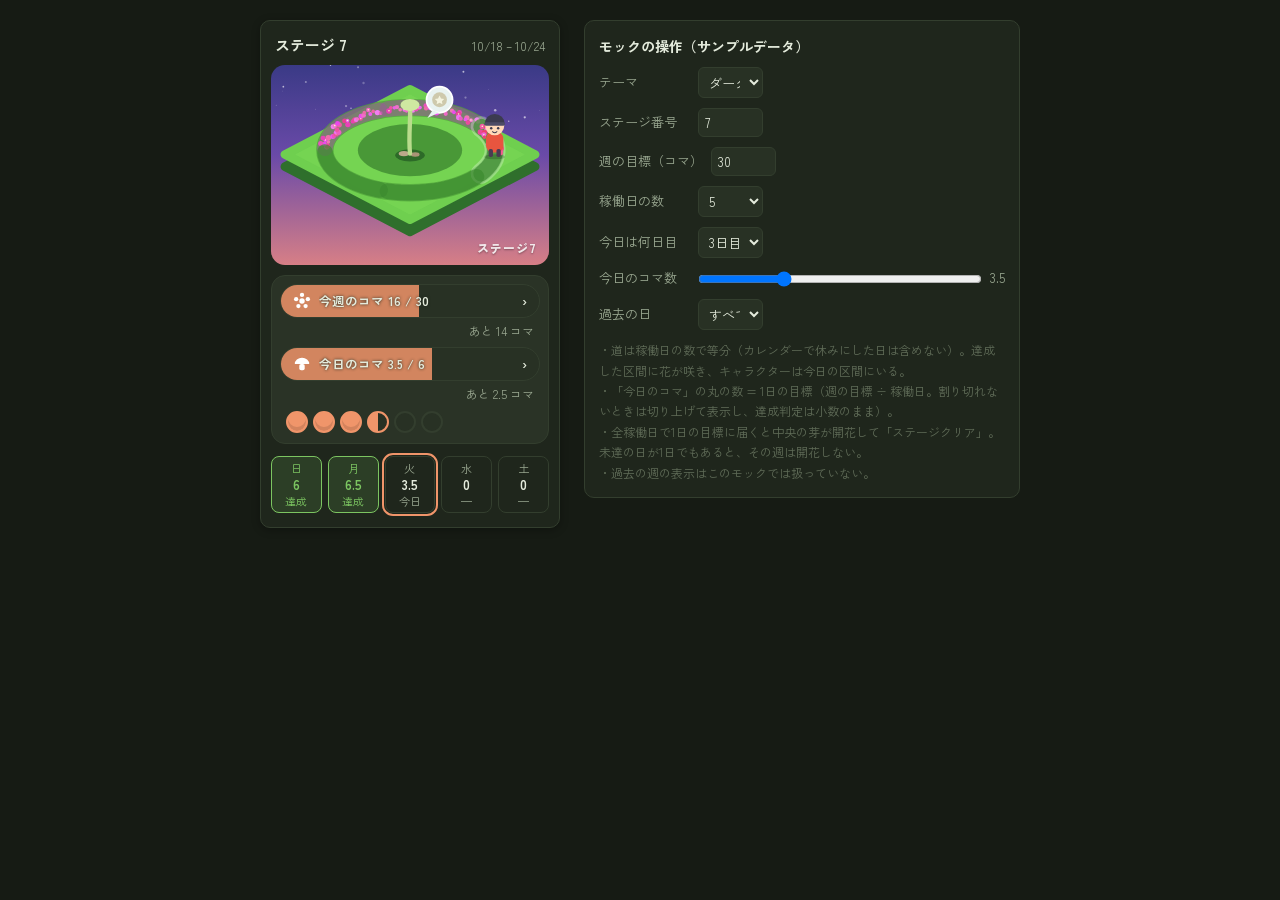
<file: mock/stage.html>
<!doctype html>
<html lang="ja" data-theme="dark">
<head>
<meta charset="utf-8">
<meta name="viewport" content="width=device-width, initial-scale=1">
<title>ステージ表示モック — コマタイマー</title>
<!-- T-015: サイドバー「ステージ」表示のモック（ローカル専用・データはすべてサンプル）。色は本物の timer.css の変数を使う -->
<link rel="stylesheet" href="../assets/css/timer.css">
<style>
body { padding: 20px 16px 60px; }
.layout { max-width: 760px; margin: 0 auto; display: grid; grid-template-columns: 300px minmax(0, 1fr); gap: 24px; align-items: start; }
@media (max-width: 700px) { .layout { grid-template-columns: minmax(0, 1fr); } }

/* ---- モック用の操作パネル ---- */
.ctl { background: var(--bg-card); border: 1px solid var(--border); border-radius: var(--radius); padding: 14px; font-size: 13px; }
.ctl h2 { margin: 0 0 10px; font-size: 14px; }
.ctl label { display: flex; align-items: center; gap: 8px; margin-bottom: 10px; color: var(--text-muted); }
.ctl label span { min-width: 7em; }
.ctl input[type=number], .ctl select { background: var(--bg-input); color: var(--text); border: 1px solid var(--border); border-radius: 6px; padding: 4px 6px; width: 5em; }
.ctl input[type=range] { flex: 1; }
.ctl .note { font-size: 12px; color: var(--text-dim); line-height: 1.7; margin: 8px 0 0; }

/* ---- ステージパネル（本番はサイドバー先頭の週の状況の下に置く想定） ---- */
.stage-panel { padding: 0; overflow: hidden; }
.stage-panel__head { display: flex; align-items: baseline; gap: 8px; padding: 12px 14px 0; }
.stage-panel__title { font-size: 15px; font-weight: 700; margin: 0; }
.stage-panel__range { font-size: 12px; color: var(--text-muted); margin-left: auto; font-variant-numeric: tabular-nums; }

.stage { position: relative; margin: 8px 10px 0; border-radius: 14px; overflow: hidden;
    background: linear-gradient(180deg, #3a3a86 0%, #6a4aa8 45%, #d77f86 100%); }
:root[data-theme="light"] .stage { background: linear-gradient(180deg, #8fb6ee 0%, #b9a5e6 50%, #f3b7b0 100%); }
.stage svg { display: block; width: 100%; height: auto; }
.stage__no { position: absolute; right: 12px; bottom: 8px; font-size: 12px; font-weight: 800; letter-spacing: .08em; color: rgba(255,255,255,.85); text-shadow: 0 1px 2px rgba(0,0,0,.35); }
.stage__badge { position: absolute; left: 50%; top: 6px; transform: translateX(-50%); font-size: 11px; font-weight: 800;
    background: #ffd54a; color: #5a3b00; padding: 2px 10px; border-radius: 999px; box-shadow: 0 2px 6px rgba(0,0,0,.3); display: none; }
.stage.is-cleared .stage__badge { display: block; }

.mission-box { margin: 10px 10px 0; padding: 8px; border: 1px solid var(--border); border-radius: 14px; background: var(--bg-soft); }
.mission { position: relative; border-radius: 999px; overflow: hidden; background: var(--bg-input); border: 1px solid var(--border); height: 34px; display: flex; align-items: center; padding: 0 12px; gap: 8px; font-size: 12.5px; font-weight: 700; }
.mission__fill { position: absolute; inset: 0 auto 0 0; width: var(--p, 0%); background: var(--highlight); opacity: .85; transition: width .3s; }
.mission > :not(.mission__fill) { position: relative; }
.mission__ic { width: 18px; height: 18px; flex: none; }
.mission__txt { flex: 1; min-width: 0; white-space: nowrap; overflow: hidden; text-overflow: ellipsis; color: var(--text); text-shadow: 0 0 3px var(--bg-card); }
.mission__go { flex: none; font-variant-numeric: tabular-nums; }
.mission.is-clear { border-color: var(--highlight); }
.mission.is-clear .mission__fill { opacity: 1; }
.mission__sub { text-align: right; font-size: 12px; color: var(--text-muted); margin: 3px 6px 7px; font-variant-numeric: tabular-nums; }
.mission__sub.is-clear { color: var(--highlight); font-weight: 700; }
.mission__sub:last-child { margin-bottom: 0; }

/* 今日のコマ（キノコの代わり） */
.koma-dots { display: flex; gap: 5px; flex-wrap: wrap; margin: 8px 6px 2px; }
.koma-dots i { width: 22px; height: 22px; border-radius: 50%; background: var(--bg-input); border: 2px solid var(--border); display: block; }
.koma-dots i.is-on { background: var(--highlight); border-color: var(--highlight); box-shadow: inset 0 -4px 0 rgba(0,0,0,.12); }
.koma-dots i.is-half { background: linear-gradient(90deg, var(--highlight) 50%, var(--bg-input) 50%); border-color: var(--highlight); }

/* 日ごとの小さな札 */
.days { display: flex; gap: 6px; padding: 12px 10px 14px; }
.day { flex: 1; min-width: 0; text-align: center; font-size: 11px; line-height: 1.35; padding: 4px 2px; border-radius: 8px; border: 1px solid var(--border); color: var(--text-muted); background: var(--bg-card); }
.day b { display: block; font-size: 13px; color: var(--text); font-variant-numeric: tabular-nums; }
.day.is-ok { background: var(--green-bg); border-color: var(--green); color: var(--green); }
.day.is-ok b { color: var(--green); }
.day.is-today { outline: 2px solid var(--highlight); outline-offset: 1px; }
.day.is-miss { background: var(--red-bg); border-color: var(--red); color: var(--red); }
.day.is-miss b { color: var(--red); }
</style>
</head>
<body>
<div class="layout">
    <aside>
        <section class="panel stage-panel" id="stage-panel" aria-label="今週のステージ">
            <div class="stage-panel__head">
                <h2 class="stage-panel__title">ステージ <span id="st-no">7</span></h2>
                <span class="stage-panel__range" id="st-range"></span>
            </div>
            <div class="stage" id="stage">
                <span class="stage__badge">ステージクリア！</span>
                <svg id="stage-svg" viewBox="0 0 320 230" role="img" aria-label="">
                    <title id="stage-title"></title>
                </svg>
                <span class="stage__no" id="st-no2"></span>
            </div>

            <div class="mission-box">
                <div class="mission" id="m-week">
                    <div class="mission__fill"></div>
                    <svg class="mission__ic" viewBox="0 0 20 20" aria-hidden="true"><circle cx="10" cy="10" r="3" fill="#fff"/><g fill="#fff"><circle cx="10" cy="3.2" r="2.4"/><circle cx="16.5" cy="8" r="2.4"/><circle cx="14" cy="15.6" r="2.4"/><circle cx="6" cy="15.6" r="2.4"/><circle cx="3.5" cy="8" r="2.4"/></g></svg>
                    <span class="mission__txt" id="m-week-txt"></span>
                    <span class="mission__go" id="m-week-go"></span>
                </div>
                <div class="mission__sub" id="m-week-sub"></div>

                <div class="mission" id="m-day">
                    <div class="mission__fill"></div>
                    <svg class="mission__ic" viewBox="0 0 20 20" aria-hidden="true"><path d="M2 10a8 7 0 0 1 16 0z" fill="#fff"/><rect x="7" y="10" width="6" height="7" rx="2" fill="#fff"/></svg>
                    <span class="mission__txt" id="m-day-txt"></span>
                    <span class="mission__go" id="m-day-go"></span>
                </div>
                <div class="mission__sub" id="m-day-sub"></div>
                <div class="koma-dots" id="koma-dots" aria-hidden="true"></div>
            </div>

            <div class="days" id="days"></div>
        </section>
    </aside>

    <section class="ctl">
        <h2>モックの操作（サンプルデータ）</h2>
        <label><span>テーマ</span>
            <select id="c-theme"><option value="dark">ダーク</option><option value="light">ライト</option></select></label>
        <label><span>ステージ番号</span><input type="number" id="c-stage" min="1" max="999" value="7"></label>
        <label><span>週の目標（コマ）</span><input type="number" id="c-goal" min="1" max="200" value="30"></label>
        <label><span>稼働日の数</span>
            <select id="c-days"><option>1</option><option>2</option><option>3</option><option>4</option><option selected>5</option><option>6</option><option>7</option></select></label>
        <label><span>今日は何日目</span>
            <select id="c-today"></select></label>
        <label><span>今日のコマ数</span><input type="range" id="c-koma" min="0" max="12" step="0.5" value="3.5"><output id="c-koma-o">3.5</output></label>
        <label><span>過去の日</span>
            <select id="c-past"><option value="all">すべて達成</option><option value="miss">1日未達あり</option></select></label>
        <p class="note">
            ・道は稼働日の数で等分（カレンダーで休みにした日は含めない）。達成した区間に花が咲き、キャラクターは今日の区間にいる。<br>
            ・「今日のコマ」の丸の数 = 1日の目標（週の目標 ÷ 稼働日。割り切れないときは切り上げて表示し、達成判定は小数のまま）。<br>
            ・全稼働日で1日の目標に届くと中央の芽が開花して「ステージクリア」。未達の日が1日でもあると、その週は開花しない。<br>
            ・過去の週の表示はこのモックでは扱っていない。
        </p>
    </section>
</div>

<script>
(function () {
    var $ = function (id) { return document.getElementById(id); };
    var SVGNS = 'http://www.w3.org/2000/svg';
    var DAY_NAMES = ['日', '月', '火', '水', '木', '金', '土'];
    // 稼働日の数ごとの曜日の並び（デフォルト: 木・金が休み → 日月火水土、のように見せる）
    var WORK_SETS = { 1: [1], 2: [1, 2], 3: [1, 2, 3], 4: [1, 2, 3, 4], 5: [0, 1, 2, 3, 6], 6: [0, 1, 2, 3, 4, 6], 7: [0, 1, 2, 3, 4, 5, 6] };

    function rng(seed) { // mulberry32
        return function () {
            seed |= 0; seed = seed + 0x6D2B79F5 | 0;
            var t = Math.imul(seed ^ seed >>> 15, 1 | seed);
            t = t + Math.imul(t ^ t >>> 7, 61 | t) ^ t;
            return ((t ^ t >>> 14) >>> 0) / 4294967296;
        };
    }
    function el(name, attrs, parent) {
        var e = document.createElementNS(SVGNS, name);
        for (var k in attrs) e.setAttribute(k, attrs[k]);
        if (parent) parent.appendChild(e);
        return e;
    }
    function fmt(n) { return (Math.round(n * 10) / 10).toString(); }

    // 楕円（道）の座標。a0 は始点の角度（左から時計回り）
    var CX = 160, CY = 98, RX = 98, RY = 49, A0 = Math.PI;
    function pt(theta, dr) {
        dr = dr || 0;
        return [CX + (RX + dr) * Math.cos(theta), CY + (RY + dr * RY / RX) * Math.sin(theta)];
    }
    function arcPath(t0, t1) {
        var d = '', steps = Math.max(2, Math.ceil((t1 - t0) / 0.08));
        for (var i = 0; i <= steps; i++) {
            var p = pt(t0 + (t1 - t0) * i / steps);
            d += (i ? 'L' : 'M') + p[0].toFixed(1) + ' ' + p[1].toFixed(1);
        }
        return d;
    }

    function draw() {
        var stageNo = +$('c-stage').value || 1;
        var goal    = +$('c-goal').value || 30;
        var n       = +$('c-days').value;
        var todayIx = Math.min(+$('c-today').value, n - 1);
        var todayK  = +$('c-koma').value;
        var perDay  = goal / n;
        var perDayShow = Math.ceil(perDay - 1e-9);
        var past    = $('c-past').value;

        // 日ごとのコマ数（過去は達成済み／1日だけ未達、今日は操作値、未来は0）
        var ko = [], missIx = past === 'miss' ? Math.min(1, todayIx - 1) : -1;
        for (var i = 0; i < n; i++) {
            if (i < todayIx) ko.push(i === missIx ? Math.max(0, perDay - 2) : perDay + (i % 2 ? 0.5 : 0));
            else if (i === todayIx) ko.push(todayK);
            else ko.push(0);
        }
        var ok = ko.map(function (k) { return k >= perDay - 1e-9; });
        var weekTotal = ko.reduce(function (a, b) { return a + b; }, 0);
        var cleared = ok.every(Boolean);

        $('st-no').textContent = stageNo;
        $('st-no2').textContent = 'ステージ' + stageNo;
        $('st-range').textContent = '10/18 – 10/24';
        $('stage').classList.toggle('is-cleared', cleared);
        $('c-koma-o').textContent = fmt(todayK);

        // ---- ステージの絵 ----
        var svg = $('stage-svg');
        var keep = $('stage-title');
        Array.prototype.slice.call(svg.childNodes).forEach(function (c) { if (c !== keep) svg.removeChild(c); });
        svg.setAttribute('aria-label', 'ステージ' + stageNo + '。稼働日' + n + '日のうち' + ok.filter(Boolean).length + '日達成');
        $('stage-title').textContent = svg.getAttribute('aria-label');

        // 星
        var rs = rng(stageNo * 7 + 3);
        for (var s = 0; s < 22; s++) el('circle', { cx: (rs() * 320).toFixed(1), cy: (rs() * 80).toFixed(1), r: (rs() * 1.1 + .3).toFixed(1), fill: '#fff', opacity: (rs() * .5 + .25).toFixed(2) }, svg);

        // 足場（ひし形・側面・上面）
        el('polygon', { points: '160,28 304,103 160,178 16,103', fill: '#2f6f2c', stroke: '#2f6f2c', 'stroke-width': 10, 'stroke-linejoin': 'round', transform: 'translate(0 14)' }, svg);
        el('polygon', { points: '160,28 304,103 160,178 16,103', fill: '#6fcf4f', stroke: '#6fcf4f', 'stroke-width': 10, 'stroke-linejoin': 'round' }, svg);
        el('polygon', { points: '160,34 292,103 160,172 28,103', fill: '#7bd957', opacity: .55 }, svg);

        // 道の土台（全体）
        el('ellipse', { cx: CX, cy: CY, rx: RX, ry: RY, fill: 'none', stroke: '#4fa23a', 'stroke-width': 20, opacity: .75 }, svg);
        el('ellipse', { cx: CX, cy: CY, rx: RX - 38, ry: (RY - 19), fill: '#3f8a31', opacity: .8 }, svg);

        // 区間ごとに：土台・花・仕切り
        var step = Math.PI * 2 / n, gap = n > 1 ? 0.045 : 0;
        var charPt = null;
        for (var i = 0; i < n; i++) {
            var t0 = A0 + step * i + gap, t1 = A0 + step * (i + 1) - gap;
            var prog = Math.max(0, Math.min(1, ko[i] / perDay));
            // 今日の区間は縁取りで示す
            if (i === todayIx) el('path', { d: arcPath(t0, t1), fill: 'none', stroke: '#fff', 'stroke-width': 24, 'stroke-linecap': 'round', opacity: .28 }, svg);
            el('path', { d: arcPath(t0, t1), fill: 'none', stroke: ok[i] ? '#9a5a97' : '#3c8a30', 'stroke-width': 18, 'stroke-linecap': 'round', opacity: ok[i] ? .55 : .7 }, svg);
            // 花
            var tEnd = t0 + (t1 - t0) * prog;
            var r = rng(stageNo * 131 + i * 17 + 5);
            var count = Math.round(34 * prog);
            for (var f = 0; f < count; f++) {
                var tt = t0 + (tEnd - t0) * (f + r()) / Math.max(1, count);
                var p = pt(tt, (r() - .5) * 15);
                var hue = ok[i] ? [318, 330, 300][f % 3] : [330, 345, 310][f % 3];
                el('circle', { cx: p[0].toFixed(1), cy: p[1].toFixed(1), r: (2 + r() * 1.3).toFixed(1), fill: 'hsl(' + hue + ' 80% ' + (58 + r() * 14).toFixed(0) + '%)' }, svg);
                if (f % 5 === 0) el('circle', { cx: p[0].toFixed(1), cy: (p[1] - 0.2).toFixed(1), r: 0.9, fill: '#fff6c8' }, svg);
            }
            if (i === todayIx) charPt = pt(tEnd, 0);
        }

        // 中央の芽（全日達成で開花）
        var sx = CX, sy = CY + 4;
        el('ellipse', { cx: sx, cy: sy + 2, rx: 17, ry: 7, fill: '#2d6a28' }, svg);
        el('ellipse', { cx: sx - 7, cy: sy, rx: 6, ry: 3, fill: '#bda88a' }, svg);
        el('ellipse', { cx: sx + 6, cy: sy + 1, rx: 5, ry: 2.6, fill: '#a99476' }, svg);
        if (!cleared) {
            el('path', { d: 'M' + sx + ' ' + sy + 'C' + (sx - 2) + ' ' + (sy - 22) + ' ' + (sx + 1) + ' ' + (sy - 40) + ' ' + sx + ' ' + (sy - 52), stroke: '#b9dc8c', 'stroke-width': 5, fill: 'none', 'stroke-linecap': 'round' }, svg);
            el('ellipse', { cx: sx, cy: sy - 56, rx: 11, ry: 7, fill: '#cfe8a1' }, svg);
        } else {
            el('path', { d: 'M' + sx + ' ' + sy + 'C' + (sx - 2) + ' ' + (sy - 22) + ' ' + (sx + 1) + ' ' + (sy - 34) + ' ' + sx + ' ' + (sy - 44), stroke: '#8fd070', 'stroke-width': 5, fill: 'none', 'stroke-linecap': 'round' }, svg);
            for (var k = 0; k < 8; k++) {
                var an = k * Math.PI / 4;
                el('ellipse', { cx: (sx + 10 * Math.cos(an)).toFixed(1), cy: (sy - 52 + 7 * Math.sin(an)).toFixed(1), rx: 7, ry: 4.5, transform: 'rotate(' + (an * 180 / Math.PI) + ' ' + (sx + 10 * Math.cos(an)).toFixed(1) + ' ' + (sy - 52 + 7 * Math.sin(an)).toFixed(1) + ')', fill: '#ffd0e8' }, svg);
            }
            el('circle', { cx: sx, cy: sy - 52, r: 6, fill: '#ffd54a' }, svg);
        }
        // 吹き出し（報酬）
        var bx = sx + 34, by = sy - 62;
        el('circle', { cx: bx, cy: by, r: 15, fill: '#e9f3f1', stroke: '#fff', 'stroke-width': 2 }, svg);
        el('path', { d: 'M' + (bx - 8) + ' ' + (by + 12) + 'L' + (bx - 14) + ' ' + (by + 21) + 'L' + (bx - 1) + ' ' + (by + 15) + 'Z', fill: '#e9f3f1' }, svg);
        var medal = el('g', { opacity: cleared ? 1 : .55 }, svg);
        el('circle', { cx: bx, cy: by, r: 8.5, fill: cleared ? '#ffc933' : '#b8a874' }, medal);
        el('path', { d: 'M' + bx + ' ' + (by - 5) + 'L' + (bx + 1.7) + ' ' + (by - 1.5) + 'L' + (bx + 5.4) + ' ' + (by - 1) + 'L' + (bx + 2.7) + ' ' + (by + 1.6) + 'L' + (bx + 3.4) + ' ' + (by + 5.2) + 'L' + bx + ' ' + (by + 3.4) + 'L' + (bx - 3.4) + ' ' + (by + 5.2) + 'L' + (bx - 2.7) + ' ' + (by + 1.6) + 'L' + (bx - 5.4) + ' ' + (by - 1) + 'L' + (bx - 1.7) + ' ' + (by - 1.5) + 'Z', fill: '#fff6d2' }, medal);

        // キャラクター（仮画像。足元が道の上に来るように置く）
        if (charPt) el('image', { href: '../assets/img/stage-char.svg', x: (charPt[0] - 22).toFixed(1), y: (charPt[1] - 50).toFixed(1), width: 44, height: 56 }, svg);

        // ---- ミッション欄 ----
        var wp = Math.min(100, weekTotal / goal * 100);
        var weekDone = weekTotal >= goal - 1e-9;
        $('m-week').style.setProperty('--p', wp + '%');
        $('m-week').classList.toggle('is-clear', weekDone);
        $('m-week-txt').textContent = '今週のコマ ' + fmt(weekTotal) + ' / ' + goal;
        $('m-week-go').textContent = weekDone ? '✓' : '›';
        $('m-week-sub').textContent = weekDone ? 'クリア！' : 'あと ' + fmt(goal - weekTotal) + ' コマ';
        $('m-week-sub').className = 'mission__sub' + (weekDone ? ' is-clear' : '');

        var dp = Math.min(100, todayK / perDay * 100), dayDone = todayK >= perDay - 1e-9;
        $('m-day').style.setProperty('--p', dp + '%');
        $('m-day').classList.toggle('is-clear', dayDone);
        $('m-day-txt').textContent = '今日のコマ ' + fmt(todayK) + ' / ' + fmt(perDay);
        $('m-day-go').textContent = dayDone ? '✓' : '›';
        $('m-day-sub').textContent = dayDone ? 'クリア！' : 'あと ' + fmt(perDay - todayK) + ' コマ';
        $('m-day-sub').className = 'mission__sub' + (dayDone ? ' is-clear' : '');

        var dots = $('koma-dots'); dots.innerHTML = '';
        for (var d = 0; d < Math.min(perDayShow, 12); d++) {
            var i2 = document.createElement('i');
            if (todayK >= d + 1) i2.className = 'is-on';
            else if (todayK > d) i2.className = 'is-half';
            dots.appendChild(i2);
        }

        // ---- 日ごとの札 ----
        var days = $('days'); days.innerHTML = '';
        var set = WORK_SETS[n];
        for (var j = 0; j < n; j++) {
            var dv = document.createElement('div');
            var isPast = j < todayIx;
            dv.className = 'day' + (ok[j] ? ' is-ok' : (isPast ? ' is-miss' : '')) + (j === todayIx ? ' is-today' : '');
            dv.innerHTML = DAY_NAMES[set[j]] + '<b>' + fmt(ko[j]) + '</b>' + (ok[j] ? '達成' : (isPast ? '未達' : (j === todayIx ? '今日' : '—')));
            days.appendChild(dv);
        }
    }

    function syncToday() {
        var n = +$('c-days').value, cur = +$('c-today').value || 0, sel = $('c-today');
        sel.innerHTML = '';
        for (var i = 0; i < n; i++) { var o = document.createElement('option'); o.value = i; o.textContent = (i + 1) + '日目'; sel.appendChild(o); }
        sel.value = Math.min(cur, n - 1) > 0 ? Math.min(cur, n - 1) : Math.min(2, n - 1);
    }

    $('c-days').addEventListener('change', function () { syncToday(); draw(); });
    ['c-stage', 'c-goal', 'c-today', 'c-koma', 'c-past'].forEach(function (id) { $(id).addEventListener('input', draw); $(id).addEventListener('change', draw); });
    $('c-theme').addEventListener('change', function () { document.documentElement.setAttribute('data-theme', this.value); });

    syncToday();
    draw();
})();
</script>
</body>
</html>
</file>
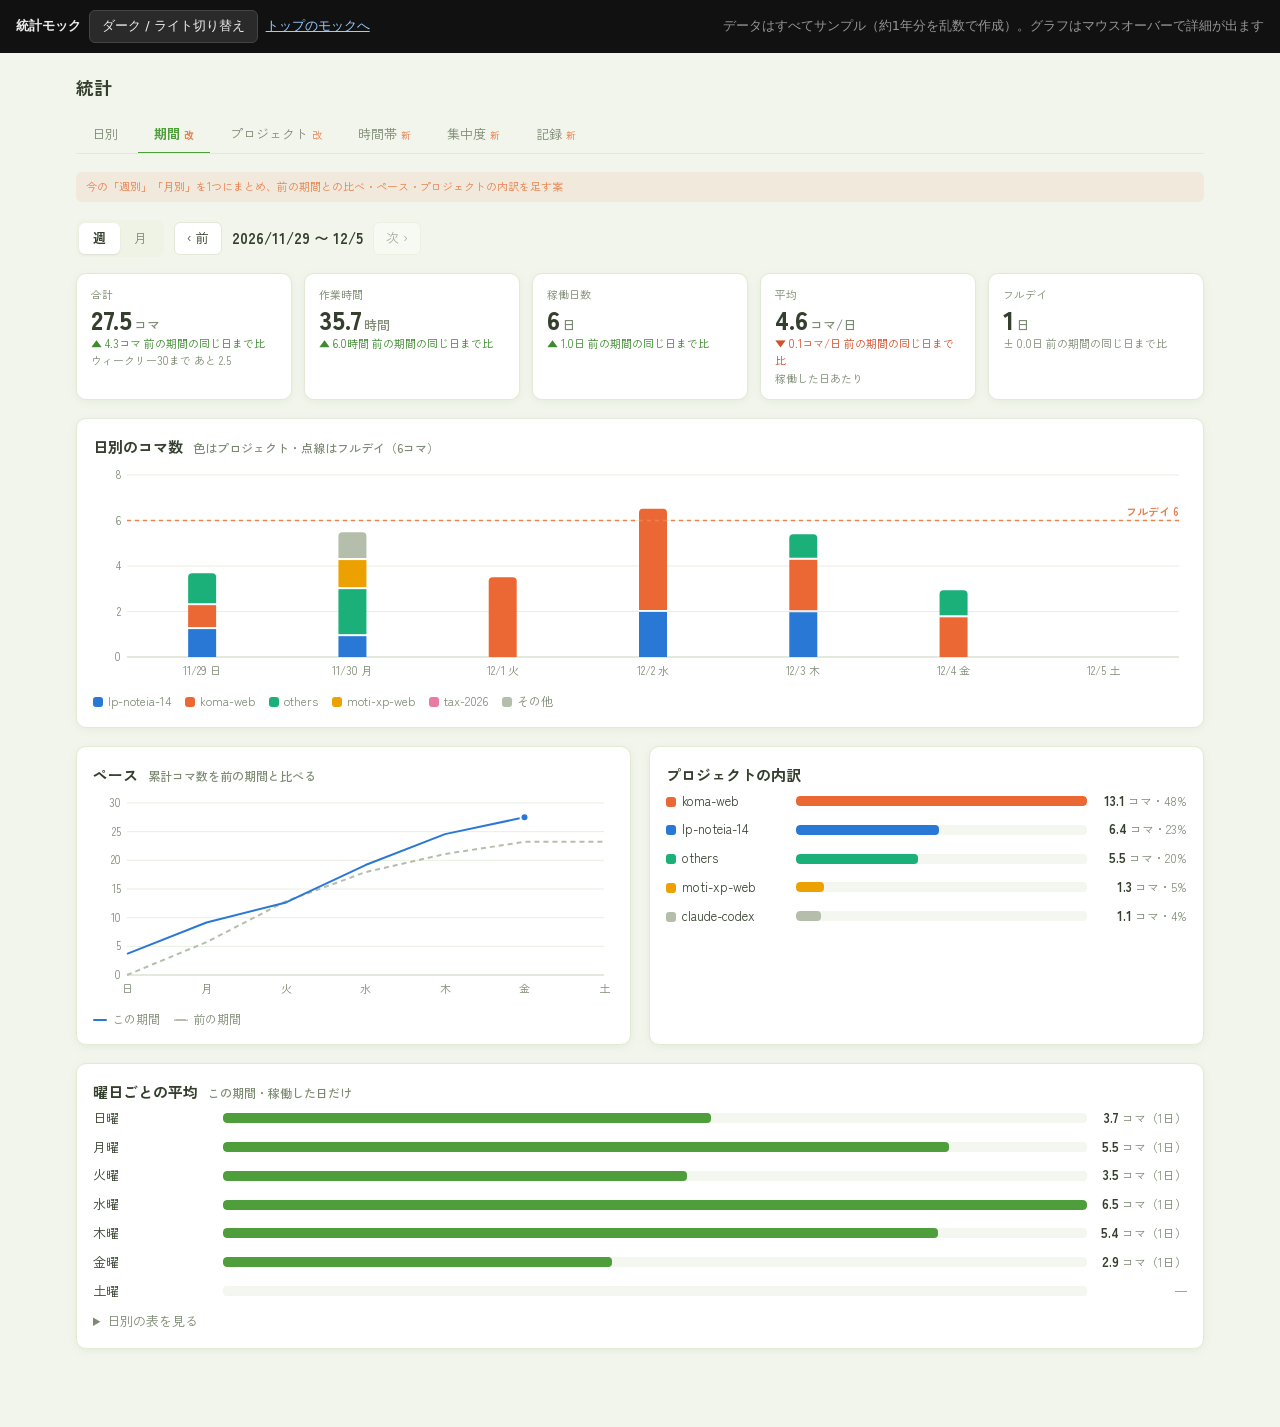
<file: mock/stats.html>
<!doctype html>
<html lang="ja" data-theme="light">
<head>
<meta charset="utf-8">
<meta name="viewport" content="width=device-width, initial-scale=1">
<title>統計モック — コマタイマー</title>
<!-- T-006: 統計画面の作り直し案（ローカル専用・データはすべてサンプル） -->
<link rel="preconnect" href="https://fonts.googleapis.com">
<link rel="preconnect" href="https://fonts.gstatic.com" crossorigin>
<link href="https://fonts.googleapis.com/css2?family=Zen+Kaku+Gothic+New:wght@400;500;700;900&display=swap" rel="stylesheet">
<style>
/* 育成（改）の配色。グラフのプロジェクト色は検証済みのカテゴリ配色（上位5件＋その他） */
:root {
    --bg: #f2f5ec; --card: #fff; --soft: #eef3e6; --input: #f4f7ef; --border: #e2e9d6;
    --text: #34402d; --muted: #7d8a73; --dim: #a9b39f;
    --accent: #4f9e3c; --on-accent: #fff; --highlight: #e9824f; --good: #3f8a30; --bad: #d4502b;
    --grid: #e9eee1; --axis: #c9d3bd;
    --seq0: #e9eee1; --seq1: #cfe6bd; --seq2: #9fd17f; --seq3: #5fae45; --seq4: #3b852b; --seq5: #24601a;
    --p1: #2a78d6; --p2: #eb6834; --p3: #1baf7a; --p4: #eda100; --p5: #e87ba4; --p-other: #b5bdab; --prev: #b5bdab;
    --tip-bg: #2f3a29; --tip-text: #f4f8ee;
    --shadow: 0 2px 8px rgba(63,122,48,.07);
}
[data-theme="dark"] {
    --bg: #161b14; --card: #1f261c; --soft: #2a3326; --input: #283124; --border: #333e2e;
    --text: #e4ebdc; --muted: #9aa891; --dim: #5f6b57;
    --accent: #7cc561; --on-accent: #142010; --highlight: #f0956a; --good: #7cc561; --bad: #f08a7a;
    --grid: #2a3326; --axis: #3e4a38;
    --seq0: #252d21; --seq1: #2f4a27; --seq2: #3f7a30; --seq3: #5fae45; --seq4: #8fd36f; --seq5: #c4ecaa;
    --p1: #3987e5; --p2: #d95926; --p3: #199e70; --p4: #c98500; --p5: #d55181; --p-other: #5f6b57; --prev: #6b7862;
    --tip-bg: #e4ebdc; --tip-text: #1f261c;
    --shadow: 0 2px 8px rgba(0,0,0,.3);
}
* { box-sizing: border-box; margin: 0; padding: 0; }
body { background: var(--bg); color: var(--text); font-family: "Zen Kaku Gothic New", system-ui, sans-serif; font-size: 14px; line-height: 1.6; }
button { font: inherit; color: inherit; cursor: pointer; }
.num { font-variant-numeric: tabular-nums; }

.switcher { position: sticky; top: 0; z-index: 50; display: flex; gap: 8px; flex-wrap: wrap; align-items: center; padding: 10px 16px; background: #111; color: #eee; font-family: system-ui, sans-serif; font-size: 13px; }
.switcher button { background: #2a2a2a; border: 1px solid #444; border-radius: 6px; padding: 5px 12px; color: #eee; }
.switcher a { color: #9cf; }
.switcher .note { margin-left: auto; opacity: .6; }

.wrap { max-width: 1160px; margin: 0 auto; padding: 20px 16px 60px; }
h1 { font-size: 18px; margin-bottom: 14px; }

.tabs { display: flex; gap: 4px; border-bottom: 1px solid var(--border); margin-bottom: 18px; overflow-x: auto; overflow-y: hidden; }
.tab { all: unset; cursor: pointer; padding: 8px 16px; font-size: 13px; color: var(--muted); border-bottom: 2px solid transparent; margin-bottom: -1px; white-space: nowrap; }
.tab[aria-selected="true"] { color: var(--accent); border-bottom-color: var(--accent); font-weight: 700; }
.tab:hover { color: var(--text); }
.tab .new { font-size: 10px; color: var(--highlight); margin-left: 4px; }
.view[hidden] { display: none; }

.panel { background: var(--card); border: 1px solid var(--border); border-radius: 10px; box-shadow: var(--shadow); padding: 16px; margin-bottom: 18px; }
.panel__title { font-size: 15px; font-weight: 700; margin-bottom: 4px; display: flex; align-items: baseline; gap: 10px; flex-wrap: wrap; }
.panel__title .sub { font-size: 12px; font-weight: 500; color: var(--muted); }
.panel__lead { font-size: 12px; color: var(--muted); margin-bottom: 12px; }
.idea { font-size: 11px; color: var(--highlight); background: color-mix(in srgb, var(--highlight) 10%, transparent); border-radius: 6px; padding: 6px 10px; margin-bottom: 18px; }
.grid2 { display: grid; grid-template-columns: repeat(2, minmax(0, 1fr)); gap: 18px; }
.grid2 > .panel { margin-bottom: 0; }
.grid2 + .panel, .grid2 + .grid2 { margin-top: 18px; }
@media (max-width: 860px) { .grid2 { grid-template-columns: minmax(0, 1fr); } }

/* 期間の切り替え */
.toolbar { display: flex; gap: 10px; align-items: center; flex-wrap: wrap; margin-bottom: 16px; }
.seg { display: inline-flex; background: var(--soft); border-radius: 8px; padding: 3px; }
.seg button { border: 0; background: transparent; padding: 5px 14px; border-radius: 6px; font-size: 13px; color: var(--muted); }
.seg button[aria-pressed="true"] { background: var(--card); color: var(--text); font-weight: 700; box-shadow: 0 1px 2px rgba(0,0,0,.08); }
.nav-btn { border: 1px solid var(--border); background: var(--card); border-radius: 6px; padding: 5px 12px; font-size: 13px; }
.nav-btn:disabled { opacity: .4; cursor: default; }
.range-label { font-weight: 700; font-size: 15px; }

/* 数字のタイル */
.tiles { display: grid; grid-template-columns: repeat(auto-fit, minmax(150px, 1fr)); gap: 12px; margin-bottom: 18px; }
.tile { background: var(--card); border: 1px solid var(--border); border-radius: 10px; padding: 12px 14px; box-shadow: var(--shadow); }
.tile__label { font-size: 11px; color: var(--muted); }
.tile__value { font-size: 26px; font-weight: 900; line-height: 1.2; font-variant-numeric: tabular-nums; }
.tile__value small { font-size: 13px; font-weight: 500; margin-left: 2px; color: var(--muted); }
.tile__delta { font-size: 11px; color: var(--muted); }
.tile__delta.up { color: var(--good); }
.tile__delta.down { color: var(--bad); }
.tile__sub { font-size: 11px; color: var(--muted); }

/* グラフ共通 */
.chart svg { width: 100%; height: auto; display: block; overflow: visible; }
.chart text { fill: var(--muted); font-size: 11px; font-family: inherit; }
.chart .grid { stroke: var(--grid); stroke-width: 1; }
.chart .axis { stroke: var(--axis); stroke-width: 1; }
.chart .ref { stroke: var(--highlight); stroke-width: 1.5; stroke-dasharray: 4 4; }
.chart text.ref-label { fill: var(--highlight); font-weight: 700; }
.chart .hit { fill: transparent; }
.chart .hit:hover { fill: color-mix(in srgb, var(--text) 6%, transparent); }
.legend { display: flex; gap: 14px; flex-wrap: wrap; font-size: 12px; color: var(--muted); margin-top: 8px; }
.legend i { display: inline-block; width: 10px; height: 10px; border-radius: 3px; margin-right: 5px; vertical-align: -1px; }
.legend i.line { height: 2px; border-radius: 1px; vertical-align: 3px; width: 14px; }
.legend i.dash { height: 0; border-top: 2px dashed var(--prev); background: none !important; vertical-align: 3px; width: 14px; }

/* 横棒の一覧（プロジェクト・曜日など） */
.hbars { display: grid; gap: 8px; }
.hbar { display: grid; grid-template-columns: 120px minmax(0, 1fr) 90px; gap: 10px; align-items: center; font-size: 13px; }
.hbar__name { overflow: hidden; text-overflow: ellipsis; white-space: nowrap; }
.hbar__name i { display: inline-block; width: 10px; height: 10px; border-radius: 3px; margin-right: 6px; vertical-align: -1px; }
.hbar__track { height: 10px; background: var(--input); border-radius: 4px; overflow: hidden; }
.hbar__fill { height: 100%; border-radius: 4px; }
.hbar__val { text-align: right; font-variant-numeric: tabular-nums; color: var(--muted); font-size: 12px; }
.hbar__val b { color: var(--text); font-size: 13px; }

/* ヒートマップ（曜日×時刻） */
.heat { display: grid; grid-template-columns: 24px repeat(24, minmax(0, 1fr)); gap: 3px; font-size: 10px; color: var(--muted); }
.heat__cell { aspect-ratio: 1; border-radius: 3px; }
:where(.heat__cell, .year__cell, .seq-legend i) { background: var(--seq0); }
.heat__day { line-height: 1; align-self: center; }
.heat__hour { text-align: center; }
[data-q="1"] { background: var(--seq1); } [data-q="2"] { background: var(--seq2); } [data-q="3"] { background: var(--seq3); }
[data-q="4"] { background: var(--seq4); } [data-q="5"] { background: var(--seq5); }
.seq-legend { display: flex; gap: 4px; align-items: center; font-size: 11px; color: var(--muted); margin-top: 10px; }
.seq-legend i { width: 12px; height: 12px; border-radius: 3px; }

/* 年間カレンダー */
.year { overflow-x: auto; }
.year__grid { display: grid; grid-template-rows: repeat(7, 11px); grid-auto-flow: column; grid-auto-columns: 11px; gap: 3px; }
.year__cell { border-radius: 2px; }
.year__months { display: grid; grid-auto-flow: column; grid-auto-columns: 11px; gap: 3px; font-size: 10px; color: var(--muted); height: 14px; }
.year__months span { white-space: nowrap; }

/* プロジェクトへのリンク・単体ページ */
.plink { color: inherit; text-decoration: underline; text-decoration-color: var(--border); text-underline-offset: 3px; }
.plink:hover { color: var(--accent); text-decoration-color: var(--accent); }
.back { display: inline-block; font-size: 13px; color: var(--muted); text-decoration: none; margin-bottom: 8px; }
.back:hover { color: var(--accent); }
.pd-head { display: flex; align-items: baseline; gap: 12px; flex-wrap: wrap; margin-bottom: 14px; }
.pd-head h2 { font-size: 20px; }
.pd-head h2 i { display: inline-block; width: 14px; height: 14px; border-radius: 4px; margin-right: 8px; vertical-align: -1px; }
.pd-head .sub { font-size: 12px; color: var(--muted); }
.pd-year .year__grid { grid-template-rows: repeat(7, 11px); }

/* 自己ベスト */
.bests { display: grid; grid-template-columns: repeat(auto-fit, minmax(200px, 1fr)); gap: 12px; }
.best { border: 1px solid var(--border); border-radius: 10px; padding: 12px 14px; display: grid; grid-template-columns: 36px 1fr; gap: 2px 10px; align-items: center; }
.best__ico { grid-row: span 3; font-size: 26px; text-align: center; }
.best__label { font-size: 11px; color: var(--muted); }
.best__value { font-size: 20px; font-weight: 900; font-variant-numeric: tabular-nums; }
.best__when { font-size: 11px; color: var(--muted); }

/* 表 */
table { width: 100%; border-collapse: collapse; font-size: 13px; }
th { text-align: left; font-size: 11px; font-weight: 500; color: var(--muted); padding: 6px 8px; border-bottom: 1px solid var(--border); white-space: nowrap; }
td { padding: 7px 8px; border-bottom: 1px solid var(--border); }
tr:last-child td { border-bottom: 0; }
td.r, th.r { text-align: right; font-variant-numeric: tabular-nums; }
.mini-meter { display: inline-block; width: 70px; height: 6px; background: var(--input); border-radius: 3px; overflow: hidden; vertical-align: middle; margin-right: 6px; }
.mini-meter span { display: block; height: 100%; background: var(--accent); }
details summary { cursor: pointer; font-size: 13px; color: var(--muted); margin-top: 10px; }
details table { margin-top: 8px; }

.day-note { color: var(--muted); font-size: 13px; }

.tip { position: fixed; z-index: 200; pointer-events: none; max-width: 280px; background: var(--tip-bg); color: var(--tip-text); border-radius: 8px; padding: 9px 12px; font-size: 12px; line-height: 1.55; box-shadow: 0 8px 24px rgba(0,0,0,.25); opacity: 0; transform: translateY(4px); transition: opacity .1s, transform .1s; }
.tip.is-show { opacity: 1; transform: none; }
.tip b { font-size: 13px; }
.tip i { display: inline-block; width: 8px; height: 8px; border-radius: 2px; margin-right: 5px; }
.tip .row { display: flex; justify-content: space-between; gap: 14px; }
</style>
</head>
<body>

<div class="switcher">
    <strong>統計モック</strong>
    <button id="theme-btn">ダーク / ライト切り替え</button>
    <a href="./">トップのモックへ</a>
    <span class="note">データはすべてサンプル（約1年分を乱数で作成）。グラフはマウスオーバーで詳細が出ます</span>
</div>

<div class="wrap">
    <h1>統計</h1>
    <div class="tabs" role="tablist">
        <button class="tab" role="tab" data-tab="day">日別</button>
        <button class="tab" role="tab" data-tab="period">期間<span class="new">改</span></button>
        <button class="tab" role="tab" data-tab="project">プロジェクト<span class="new">改</span></button>
        <button class="tab" role="tab" data-tab="rhythm">時間帯<span class="new">新</span></button>
        <button class="tab" role="tab" data-tab="focus">集中度<span class="new">新</span></button>
        <button class="tab" role="tab" data-tab="records">記録<span class="new">新</span></button>
    </div>

    <!-- ===== 日別（今のまま） ===== -->
    <section class="view" data-view="day">
        <div class="panel">
            <div class="panel__title">日別</div>
            <p class="day-note">日別のサマリー・コマ一覧・事後編集・マークダウン出力は今の画面のまま残し、見た目だけトップ（育成（改））にそろえます。<br>「完了コマ数」はトップと同じ数え方（分数 ÷ 80、短い完了は80分扱い）の小数表示にそろえる案です。</p>
        </div>
    </section>

    <!-- ===== 期間（週・月） ===== -->
    <section class="view" data-view="period">
        <div class="idea">今の「週別」「月別」を1つにまとめ、前の期間との比べ・ペース・プロジェクトの内訳を足す案</div>
        <div class="toolbar">
            <div class="seg" role="group" aria-label="期間の単位">
                <button data-unit="week" aria-pressed="true">週</button>
                <button data-unit="month" aria-pressed="false">月</button>
            </div>
            <button class="nav-btn" id="period-prev">‹ 前</button>
            <span class="range-label" id="period-label"></span>
            <button class="nav-btn" id="period-next">次 ›</button>
        </div>
        <div class="tiles" id="period-tiles"></div>
        <div class="panel">
            <div class="panel__title">日別のコマ数<span class="sub">色はプロジェクト・点線はフルデイ（6コマ）</span></div>
            <div class="chart" id="period-bars"></div>
            <div class="legend" id="period-legend"></div>
        </div>
        <div class="grid2">
            <div class="panel">
                <div class="panel__title">ペース<span class="sub">累計コマ数を前の期間と比べる</span></div>
                <div class="chart" id="period-pace"></div>
                <div class="legend"><span><i class="line" style="background:var(--p1)"></i>この期間</span><span><i class="dash"></i>前の期間</span></div>
            </div>
            <div class="panel">
                <div class="panel__title">プロジェクトの内訳</div>
                <div class="hbars" id="period-projects"></div>
            </div>
        </div>
        <div class="panel">
            <div class="panel__title">曜日ごとの平均<span class="sub">この期間・稼働した日だけ</span></div>
            <div class="hbars" id="period-weekday"></div>
            <details><summary>日別の表を見る</summary><table id="period-table"></table></details>
        </div>
    </section>

    <!-- ===== プロジェクト ===== -->
    <section class="view" data-view="project">
        <div class="idea">今の「累計時間の表」に、割合・週ごとの推移・最後に触った日・職人の進捗を足す案</div>
        <div class="toolbar">
            <div class="seg" role="group" aria-label="集計する期間">
                <button data-prange="30" aria-pressed="true">30日</button>
                <button data-prange="90" aria-pressed="false">90日</button>
                <button data-prange="all" aria-pressed="false">全期間</button>
            </div>
        </div>
        <div class="grid2">
            <div class="panel">
                <div class="panel__title">割合<span class="sub" id="proj-total"></span></div>
                <div class="hbars" id="proj-share"></div>
            </div>
            <div class="panel">
                <div class="panel__title">週ごとの推移<span class="sub">直近12週・上位5件＋その他</span></div>
                <div class="chart" id="proj-weekly"></div>
                <div class="legend" id="proj-legend"></div>
            </div>
        </div>
        <div class="panel">
            <div class="panel__title">プロジェクト一覧<span class="sub">全期間のすべてのプロジェクト・名前を押すと単体の統計へ</span></div>
            <table id="proj-table"></table>
        </div>
    </section>

    <!-- ===== プロジェクト単体（#p=<id>） ===== -->
    <section class="view" data-view="pdetail" hidden>
        <a class="back" href="#">‹ プロジェクト一覧へ</a>
        <div class="pd-head"><h2 id="pd-name"></h2><span class="sub" id="pd-span"></span></div>
        <div class="tiles" id="pd-tiles"></div>
        <div class="panel">
            <div class="panel__title">週ごとのコマ数<span class="sub">直近26週</span></div>
            <div class="chart" id="pd-weekly"></div>
        </div>
        <div class="grid2">
            <div class="panel">
                <div class="panel__title">作業内容の内訳<span class="sub">全期間・作業内容ごと</span></div>
                <div class="hbars" id="pd-names"></div>
            </div>
            <div class="panel">
                <div class="panel__title">曜日 × 時刻<span class="sub">全期間・このプロジェクトだけ</span></div>
                <div class="heat" id="pd-heat"></div>
                <div class="seq-legend">少ない <i></i><i data-q="1"></i><i data-q="2"></i><i data-q="3"></i><i data-q="4"></i><i data-q="5"></i> 多い</div>
            </div>
        </div>
        <div class="panel pd-year">
            <div class="panel__title">1年のカレンダー<span class="sub">このプロジェクトのコマ数</span></div>
            <div class="year"><div class="year__months" id="pd-year-months"></div><div class="year__grid" id="pd-year-grid"></div></div>
            <div class="seq-legend">0 <i></i><i data-q="1"></i><i data-q="2"></i><i data-q="3"></i><i data-q="4"></i><i data-q="5"></i> 4+</div>
        </div>
        <div class="panel">
            <div class="panel__title">最近のコマ<span class="sub">新しい順に20件</span></div>
            <table id="pd-recent"></table>
        </div>
    </section>

    <!-- ===== 時間帯 ===== -->
    <section class="view" data-view="rhythm">
        <div class="idea">セグメント（開始〜停止の記録）から「いつ作業しているか」を出す。今は使っていないデータ</div>
        <div class="tiles" id="rhythm-tiles"></div>
        <div class="panel">
            <div class="panel__title">曜日 × 時刻<span class="sub">直近8週・作業していた分数の合計</span></div>
            <div class="heat" id="heat"></div>
            <div class="seq-legend">少ない <i></i><i data-q="1"></i><i data-q="2"></i><i data-q="3"></i><i data-q="4"></i><i data-q="5"></i> 多い</div>
        </div>
        <div class="panel">
            <div class="panel__title">始業と終業<span class="sub">直近30日・最初のコマの開始〜最後のコマの終了</span></div>
            <div class="chart" id="rhythm-range"></div>
        </div>
    </section>

    <!-- ===== 集中度 ===== -->
    <section class="view" data-view="focus">
        <div class="idea">コマの長さ・一時停止の回数から「80分をどれだけ守れているか」を見る</div>
        <div class="tiles" id="focus-tiles"></div>
        <div class="grid2">
            <div class="panel">
                <div class="panel__title">コマの長さ<span class="sub">直近90日・10分ごと</span></div>
                <div class="chart" id="focus-hist"></div>
            </div>
            <div class="panel">
                <div class="panel__title">一時停止の回数<span class="sub">1コマあたり</span></div>
                <div class="hbars" id="focus-pauses"></div>
                <div class="panel__title" style="margin-top:18px">平均の長さの推移<span class="sub">週ごと</span></div>
                <div class="chart" id="focus-trend"></div>
            </div>
        </div>
    </section>

    <!-- ===== 記録 ===== -->
    <section class="view" data-view="records">
        <div class="idea">自己ベストと1年分のカレンダー・月ごとの推移</div>
        <div class="panel">
            <div class="panel__title">自己ベスト</div>
            <div class="bests" id="bests"></div>
        </div>
        <div class="panel">
            <div class="panel__title">1年のカレンダー<span class="sub" id="year-sub"></span></div>
            <div class="year"><div class="year__months" id="year-months"></div><div class="year__grid" id="year-grid"></div></div>
            <div class="seq-legend">0 <i></i><i data-q="1"></i><i data-q="2"></i><i data-q="3"></i><i data-q="4"></i><i data-q="5"></i> 10+</div>
        </div>
        <div class="panel">
            <div class="panel__title">月ごとの推移<span class="sub">直近12か月・点線はマンスリー120</span></div>
            <div class="chart" id="monthly"></div>
        </div>
    </section>
</div>

<div class="tip" id="tip" role="tooltip"></div>

<script>
// =========================================================
// サンプルデータ（固定シード）
// =========================================================
const DAY = 86400000;
const today = new Date(); today.setHours(0, 0, 0, 0);
let seed = 11;
const rnd = () => { seed = (seed * 16807) % 2147483647; return (seed - 1) / 2147483646; };
const pick = arr => arr[Math.floor(rnd() * arr.length)];
const ymd = d => `${d.getFullYear()}-${String(d.getMonth() + 1).padStart(2, '0')}-${String(d.getDate()).padStart(2, '0')}`;
const md = d => `${d.getMonth() + 1}/${d.getDate()}`;
const WD = ['日', '月', '火', '水', '木', '金', '土'];
const fmt1 = n => (Math.round(n * 10) / 10).toFixed(1);
const hm = m => `${Math.floor(m / 60)}:${String(Math.round(m % 60)).padStart(2, '0')}`;
const esc = s => String(s).replace(/[&<>"]/g, c => ({ '&': '&amp;', '<': '&lt;', '>': '&gt;', '"': '&quot;' }[c]));

const PROJECT_DEFS = [
    { id: 'lp-noteia-14', names: ['LP noteia 画像準備', 'parts 作成', 'LP noteia ワイヤー', 'コーディング'] },
    { id: 'koma-web', names: ['統計の作り直し', '見た目モック', 'ログイン', 'cron 整理'] },
    { id: 'others', names: ['メール返信', '請求書の整理', '打ち合わせ準備'] },
    { id: 'moti-xp-web', names: ['XP 画面', 'API 設計'] },
    { id: 'tax-2026', names: ['確定申告の下準備', '経費の入力'] },
    { id: 'yuki-bank', names: ['口座まわり'] },
    { id: 'claude-codex', names: ['運用ルール'] },
];
// 時期で重みを変える（tax-2026 は2〜3月だけ、koma-web は最近増える など）
function projectWeights(d, back) {
    const m = d.getMonth();
    return [5, back < 120 ? 5 : 1.5, 3, back > 200 ? 3 : 1, (m === 1 || m === 2) ? 6 : 0.1, 0.6, back < 60 ? 0.8 : 0.2];
}

const KOMAS = [];
const DAYS = 371;
for (let back = DAYS - 1; back >= 0; back--) {
    const d = new Date(today.getTime() - back * DAY);
    const wd = d.getDay(), weekend = wd === 0 || wd === 6;
    if (rnd() > (weekend ? .4 : .9)) continue;
    let n = weekend ? 1 + Math.floor(rnd() * 3) : 2 + Math.floor(rnd() * 6.5);
    if (back === 0) n = 3;
    let t = (weekend ? 10.5 : 9) * 60 + (rnd() - .4) * 120;
    const w = projectWeights(d, back), wsum = w.reduce((a, b) => a + b, 0);
    for (let slot = 1; slot <= n; slot++) {
        let r = rnd() * wsum, pi = 0;
        while (r > w[pi]) { r -= w[pi]; pi++; }
        const def = PROJECT_DEFS[pi];
        const q = rnd();
        let min = q < .08 ? 20 + rnd() * 45 : q < .74 ? 78 + rnd() * 14 : q < .93 ? 92 + rnd() * 18 : 110 + rnd() * 35;
        const running = back === 0 && slot === n;
        if (running) min = 47;
        const pr = rnd(), pauses = pr < .55 ? 0 : pr < .85 ? 1 : pr < .95 ? 2 : 3;
        const segs = [];
        let s = t, left = min;
        for (let i = 0; i <= pauses; i++) {
            const len = i === pauses ? left : left * (.3 + rnd() * .4);
            segs.push([s, s + len]); left -= len; s += len + 5 + rnd() * 15;
        }
        KOMAS.push({ date: d, ymd: ymd(d), slot, proj: def.id, name: pick(def.names), min, segs, pauses,
            status: running ? 'running' : rnd() < .05 ? 'closed' : 'completed' });
        t = s + 10 + rnd() * 35;
    }
}
// コマ数の規則（トップと同じ）: 完了扱いで20分超〜80分未満は80分扱い
const value = k => (k.status !== 'running' && k.min > 20 && k.min < 80 ? 80 : k.min) / 80;

const byDay = new Map();
KOMAS.forEach(k => { const a = byDay.get(k.ymd) ?? []; a.push(k); byDay.set(k.ymd, a); });
const dayKoma = key => (byDay.get(key) ?? []).reduce((s, k) => s + value(k), 0);

// 色はプロジェクトに固定（全期間の上位5件に1〜5番、ほかは「その他」）。表示中の順位では塗り直さない
const projTotalAll = {};
KOMAS.forEach(k => projTotalAll[k.proj] = (projTotalAll[k.proj] ?? 0) + value(k));
const TOP = Object.entries(projTotalAll).sort((a, b) => b[1] - a[1]).slice(0, 5).map(([id]) => id);
const colorOf = id => TOP.includes(id) ? `var(--p${TOP.indexOf(id) + 1})` : 'var(--p-other)';
const groupOf = id => TOP.includes(id) ? id : 'その他';
const GROUPS = [...TOP, 'その他'];
const groupColor = g => g === 'その他' ? 'var(--p-other)' : colorOf(g);

// =========================================================
// グラフの部品（SVG を手で組む。軸は1本だけ、目盛りは控えめ）
// =========================================================
let W = 720;  // 描く直前に入れ物の幅へ合わせる（文字が縮まないように）
const widthOf = id => Math.max(320, document.getElementById(id).clientWidth);
function niceMax(v, step) { return Math.max(step, Math.ceil(v / step) * step); }
function roundTop(x, y, w, h, r) {
    r = Math.min(r, h, w / 2);
    return `M${x},${y + h}V${y + r}Q${x},${y} ${x + r},${y}H${x + w - r}Q${x + w},${y} ${x + w},${y + r}V${y + h}Z`;
}
/** 縦棒（積み上げ可）。items: [{label, parts:[{v, color}], tip}] */
function barChart(items, { height = 220, step = 2, refs = [], unit = '', every = 1 } = {}) {
    const padL = 34, padR = 8, padT = 12, padB = 26, H = height;
    const total = it => it.parts.reduce((s, p) => s + p.v, 0);
    const max = niceMax(Math.max(...items.map(total), ...refs.map(r => r.v)) * 1.05, step);
    const plotW = W - padL - padR, plotH = H - padT - padB;
    const band = plotW / items.length, bw = Math.max(3, Math.min(28, band * .62));
    const y = v => padT + plotH - v / max * plotH;
    let g = '';
    for (let v = 0; v <= max; v += step) {
        g += `<line class="${v === 0 ? 'axis' : 'grid'}" x1="${padL}" x2="${W - padR}" y1="${y(v)}" y2="${y(v)}"/><text x="${padL - 6}" y="${y(v) + 4}" text-anchor="end">${v}${v === max ? unit : ''}</text>`;
    }
    items.forEach((it, i) => {
        const x = padL + band * i + (band - bw) / 2;
        let acc = 0;
        const parts = it.parts.filter(p => p.v > 0);
        parts.forEach((p, j) => {
            const y0 = y(acc), y1 = y(acc + p.v), h = Math.max(0, y0 - y1 - (j < parts.length - 1 ? 2 : 0));
            g += j === parts.length - 1
                ? `<path d="${roundTop(x, y1, bw, Math.max(0, y0 - y1), 4)}" fill="${p.color}"/>`
                : `<rect x="${x}" y="${y0 - h}" width="${bw}" height="${h}" fill="${p.color}"/>`;
            acc += p.v;
        });
        if (i % every === 0) g += `<text x="${padL + band * i + band / 2}" y="${H - 8}" text-anchor="middle">${it.label}</text>`;
        g += `<rect class="hit" x="${padL + band * i}" y="${padT}" width="${band}" height="${plotH}" data-tip="${esc(it.tip)}"/>`;
    });
    refs.forEach(r => {
        g += `<line class="ref" x1="${padL}" x2="${W - padR}" y1="${y(r.v)}" y2="${y(r.v)}"/><text class="ref-label" x="${W - padR}" y="${y(r.v) - 5}" text-anchor="end">${r.label}</text>`;
    });
    return `<svg viewBox="0 0 ${W} ${H}" role="img">${g}</svg>`;
}
/** 折れ線（累計のペース）。series: [{values, color, dash}] */
function lineChart(labels, series, { height = 200, step = 5, tips = [] } = {}) {
    const padL = 34, padR = 10, padT = 12, padB = 26, H = height;
    const max = niceMax(Math.max(...series.flatMap(s => s.values.filter(v => v != null))) * 1.05, step);
    const plotW = W - padL - padR, plotH = H - padT - padB, n = labels.length;
    const x = i => padL + (n === 1 ? plotW / 2 : plotW * i / (n - 1));
    const y = v => padT + plotH - v / max * plotH;
    let g = '';
    for (let v = 0; v <= max; v += step) g += `<line class="${v === 0 ? 'axis' : 'grid'}" x1="${padL}" x2="${W - padR}" y1="${y(v)}" y2="${y(v)}"/><text x="${padL - 6}" y="${y(v) + 4}" text-anchor="end">${v}</text>`;
    const every = Math.ceil(n / 10);
    labels.forEach((l, i) => { if (i % every === 0) g += `<text x="${x(i)}" y="${H - 8}" text-anchor="middle">${l}</text>`; });
    series.forEach(s => {
        const pts = s.values.map((v, i) => v == null ? null : `${x(i)},${y(v)}`).filter(Boolean);
        g += `<polyline points="${pts.join(' ')}" fill="none" stroke="${s.color}" stroke-width="2" stroke-linejoin="round" ${s.dash ? 'stroke-dasharray="5 4"' : ''}/>`;
        const last = s.values.map((v, i) => [v, i]).filter(([v]) => v != null).pop();
        if (last && !s.dash) g += `<circle cx="${x(last[1])}" cy="${y(last[0])}" r="4" fill="${s.color}" stroke="var(--card)" stroke-width="2"/>`;
    });
    labels.forEach((_, i) => {
        const w = plotW / Math.max(1, n - 1);
        g += `<rect class="hit" x="${x(i) - w / 2}" y="${padT}" width="${w}" height="${plotH}" data-tip="${esc(tips[i] ?? '')}"/>`;
    });
    return `<svg viewBox="0 0 ${W} ${H}" role="img">${g}</svg>`;
}
function hbars(rows, max) {
    return rows.map(r => `<div class="hbar" data-tip="${esc(r.tip ?? '')}">
        <div class="hbar__name">${r.color ? `<i style="background:${r.color}"></i>` : ''}${r.link ? `<a class="plink" href="${r.link}">${esc(r.name)}</a>` : esc(r.name)}</div>
        <div class="hbar__track"><div class="hbar__fill" style="width:${max ? r.v / max * 100 : 0}%;background:${r.color ?? 'var(--accent)'}"></div></div>
        <div class="hbar__val">${r.val}</div></div>`).join('');
}
const tile = (label, value, unit, delta, sub, deltaLabel = '前の期間の同じ日まで比') => `<div class="tile"><div class="tile__label">${label}</div>
    <div class="tile__value">${value}<small>${unit}</small></div>
    ${delta != null ? `<div class="tile__delta ${delta > 0.05 ? 'up' : delta < -0.05 ? 'down' : ''}">${delta > 0 ? '▲' : delta < 0 ? '▼' : '±'} ${fmt1(Math.abs(delta))}${unit} ${deltaLabel}</div>` : ''}
    ${sub ? `<div class="tile__sub">${sub}</div>` : ''}</div>`;
const legendHtml = groups => groups.map(g => `<span><i style="background:${groupColor(g)}"></i>${esc(g)}</span>`).join('');

// =========================================================
// 期間（週・月）
// =========================================================
const period = { unit: 'week', offset: 0 };
function periodRange(unit, offset) {
    if (unit === 'week') {
        const s = new Date(today.getTime() - (today.getDay() + 7 * offset) * DAY);
        return { start: s, end: new Date(s.getTime() + 6 * DAY), label: `${s.getFullYear()}/${md(s)} 〜 ${md(new Date(s.getTime() + 6 * DAY))}` };
    }
    const s = new Date(today.getFullYear(), today.getMonth() - offset, 1);
    const e = new Date(s.getFullYear(), s.getMonth() + 1, 0);
    return { start: s, end: e, label: `${s.getFullYear()}年${s.getMonth() + 1}月` };
}
function daysOf(r) { const a = []; for (let t = r.start.getTime(); t <= r.end.getTime(); t += DAY) a.push(new Date(t)); return a; }
function summarize(days) {
    const ks = days.flatMap(d => byDay.get(ymd(d)) ?? []);
    const koma = ks.reduce((s, k) => s + value(k), 0);
    const active = days.filter(d => dayKoma(ymd(d)) > 0).length;
    return { ks, koma, min: ks.reduce((s, k) => s + k.min, 0), active, full: days.filter(d => dayKoma(ymd(d)) >= 6).length };
}
function renderPeriod() {
    const r = periodRange(period.unit, period.offset), prev = periodRange(period.unit, period.offset + 1);
    const days = daysOf(r), pdays = daysOf(prev);
    // 進行中の期間は、前の期間も同じ日数までで比べる
    const elapsed = days.filter(d => d <= today).length;
    const cur = summarize(days.slice(0, elapsed)), old = summarize(pdays.slice(0, elapsed));
    document.getElementById('period-label').textContent = r.label;
    document.getElementById('period-next').disabled = period.offset === 0;
    const goal = period.unit === 'week' ? 30 : 120;
    document.getElementById('period-tiles').innerHTML =
        tile('合計', fmt1(cur.koma), 'コマ', cur.koma - old.koma, `${period.unit === 'week' ? 'ウィークリー30' : 'マンスリー120'}まで ${cur.koma >= goal ? '達成！' : 'あと ' + fmt1(goal - cur.koma)}`)
        + tile('作業時間', fmt1(cur.min / 60), '時間', (cur.min - old.min) / 60)
        + tile('稼働日数', cur.active, '日', cur.active - old.active)
        + tile('平均', fmt1(cur.active ? cur.koma / cur.active : 0), 'コマ/日', (cur.active ? cur.koma / cur.active : 0) - (old.active ? old.koma / old.active : 0), '稼働した日あたり')
        + tile('フルデイ', cur.full, '日', cur.full - old.full);

    const items = days.map(d => {
        const ks = byDay.get(ymd(d)) ?? [];
        const parts = GROUPS.map(g => ({ g, v: ks.filter(k => groupOf(k.proj) === g).reduce((s, k) => s + value(k), 0), color: groupColor(g) }));
        const tot = parts.reduce((s, p) => s + p.v, 0);
        const tip = `<b>${md(d)}（${WD[d.getDay()]}）${fmt1(tot)}コマ</b>` + (d > today ? '<br>まだ先の日' :
            parts.filter(p => p.v > 0).map(p => `<div class="row"><span><i style="background:${p.color}"></i>${esc(p.g)}</span><span>${fmt1(p.v)}</span></div>`).join(''));
        return { label: period.unit === 'week' ? `${md(d)} ${WD[d.getDay()]}` : d.getDate(), parts, tip };
    });
    W = widthOf('period-bars');
    document.getElementById('period-bars').innerHTML = barChart(items, { refs: [{ v: 6, label: 'フルデイ 6' }], every: period.unit === 'week' ? 1 : 2 });
    document.getElementById('period-legend').innerHTML = legendHtml(GROUPS);

    // ペース: 1日目からの累計
    const cum = (ds, upto) => { let s = 0; return ds.map(d => (upto && d > today) ? null : (s += dayKoma(ymd(d)))); };
    const len = Math.max(days.length, pdays.length);
    const a = cum(days, true), b = cum(pdays, false);
    const labels = Array.from({ length: len }, (_, i) => period.unit === 'week' ? WD[i] : `${i + 1}日`);
    const tips = labels.map((l, i) => `<b>${l}${period.unit === 'week' ? '曜' : ''}まで</b><div class="row"><span>この期間</span><span>${a[i] == null ? '—' : fmt1(a[i])}</span></div><div class="row"><span>前の期間</span><span>${b[i] == null ? '—' : fmt1(b[i])}</span></div>`);
    W = widthOf('period-pace');
    document.getElementById('period-pace').innerHTML = lineChart(labels, [
        { values: b, color: 'var(--prev)', dash: true }, { values: a, color: 'var(--p1)' }], { step: period.unit === 'week' ? 5 : 20, tips, height: 210 });

    // プロジェクトの内訳
    const pt = {};
    cur.ks.forEach(k => pt[k.proj] = (pt[k.proj] ?? 0) + value(k));
    const rows = Object.entries(pt).sort((x, y) => y[1] - x[1]).map(([id, v]) => ({ name: id, v, color: colorOf(id), val: `<b>${fmt1(v)}</b> コマ・${Math.round(v / cur.koma * 100)}%` }));
    document.getElementById('period-projects').innerHTML = rows.length ? hbars(rows, rows[0].v) : '<p class="day-note">データがありません</p>';

    // 曜日ごとの平均
    const wd = Array.from({ length: 7 }, () => ({ s: 0, n: 0 }));
    days.filter(d => d <= today).forEach(d => { const v = dayKoma(ymd(d)); if (v > 0) { wd[d.getDay()].s += v; wd[d.getDay()].n++; } });
    const wrows = wd.map((w, i) => ({ name: `${WD[i]}曜`, v: w.n ? w.s / w.n : 0, val: w.n ? `<b>${fmt1(w.s / w.n)}</b> コマ（${w.n}日）` : '—' }));
    document.getElementById('period-weekday').innerHTML = hbars(wrows, Math.max(...wrows.map(r => r.v)));

    document.getElementById('period-table').innerHTML = '<tr><th>日付</th><th class="r">コマ数</th><th class="r">作業時間</th><th class="r">コマの数</th></tr>' + days.filter(d => d <= today).map(d => {
        const ks = byDay.get(ymd(d)) ?? [];
        return `<tr><td>${md(d)}（${WD[d.getDay()]}）</td><td class="r">${ks.length ? fmt1(dayKoma(ymd(d))) : '—'}</td><td class="r">${ks.length ? hm(ks.reduce((s, k) => s + k.min, 0)) : '—'}</td><td class="r">${ks.length || '—'}</td></tr>`;
    }).join('');
}
document.querySelectorAll('[data-unit]').forEach(b => b.addEventListener('click', () => {
    period.unit = b.dataset.unit; period.offset = 0;
    document.querySelectorAll('[data-unit]').forEach(x => x.setAttribute('aria-pressed', String(x === b)));
    renderPeriod();
}));
document.getElementById('period-prev').addEventListener('click', () => { period.offset++; renderPeriod(); });
document.getElementById('period-next').addEventListener('click', () => { period.offset = Math.max(0, period.offset - 1); renderPeriod(); });

// =========================================================
// プロジェクト
// =========================================================
function renderProject(range) {
    const from = range === 'all' ? new Date(0) : new Date(today.getTime() - (range - 1) * DAY);
    const ks = KOMAS.filter(k => k.date >= from);
    const total = ks.reduce((s, k) => s + value(k), 0);
    const per = {};
    ks.forEach(k => { const p = per[k.proj] ??= { v: 0, min: 0, n: 0, last: k.date }; p.v += value(k); p.min += k.min; p.n++; if (k.date > p.last) p.last = k.date; });
    const rows = Object.entries(per).sort((a, b) => b[1].v - a[1].v);
    document.getElementById('proj-total').textContent = `合計 ${fmt1(total)} コマ`;
    document.getElementById('proj-share').innerHTML = hbars(rows.map(([id, p]) => ({ name: id, link: plink(id), v: p.v, color: colorOf(id), val: `<b>${Math.round(p.v / total * 100)}%</b>・${fmt1(p.v)}` })), rows[0]?.[1].v);

    // 一覧は全期間のすべてのプロジェクト（選んだ期間に触っていないものも出す）
    const all = {};
    KOMAS.forEach(k => { const a = all[k.proj] ??= { v: 0, min: 0, n: 0, last: k.date }; a.v += value(k); a.min += k.min; a.n++; if (k.date > a.last) a.last = k.date; });
    const rangeLabel = range === 'all' ? '全期間' : `${range}日`;
    document.getElementById('proj-table').innerHTML = `<tr><th>プロジェクト</th><th class="r">${rangeLabel}</th><th class="r">全期間</th><th class="r">作業時間</th><th class="r">平均の長さ</th><th>最後に触った日</th><th>職人まで</th></tr>`
        + Object.entries(all).sort((a, b) => b[1].v - a[1].v).map(([id, a]) => {
            const ago = Math.round((today - a.last) / DAY);
            return `<tr><td><span style="display:inline-block;width:10px;height:10px;border-radius:3px;background:${colorOf(id)};margin-right:6px"></span><a class="plink" href="${plink(id)}">${esc(id)}</a></td>
                <td class="r">${per[id] ? fmt1(per[id].v) : '—'}</td><td class="r">${fmt1(a.v)}</td><td class="r">${hm(a.min)}</td><td class="r">${Math.round(a.min / a.n)}分</td>
                <td>${ago === 0 ? '今日' : ago + '日前'}${ago > 7 ? '（職人は非表示）' : ''}</td>
                <td><span class="mini-meter"><span style="width:${(a.v % 50) * 2}%"></span></span>あと ${fmt1(50 - a.v % 50)}</td></tr>`;
        }).join('');
}
const plink = id => `#p=${encodeURIComponent(id)}`;

// =========================================================
// プロジェクト単体
// =========================================================
function heatHtml(ks) {
    const heat = Array.from({ length: 7 }, () => Array(24).fill(0));
    ks.forEach(k => k.segs.forEach(([s, e]) => { for (let m = Math.floor(s); m < e; m++) { const h = Math.floor(m / 60); if (h < 24) heat[k.date.getDay()][h]++; } }));
    const max = Math.max(1, ...heat.flat());
    const q = v => v === 0 ? 0 : Math.min(5, Math.ceil(v / max * 5));
    let html = '<span></span>' + Array.from({ length: 24 }, (_, h) => `<span class="heat__hour">${h % 3 === 0 ? h : ''}</span>`).join('');
    [1, 2, 3, 4, 5, 6, 0].forEach(d => {
        html += `<span class="heat__day">${WD[d]}</span>` + heat[d].map((v, h) => `<div class="heat__cell" data-q="${q(v)}" data-tip="${esc(`<b>${WD[d]}曜 ${h}時台</b><br>合計 ${hm(v)}`)}"></div>`).join('');
    });
    return html;
}
function renderProjectDetail(id) {
    const ks = KOMAS.filter(k => k.proj === id);
    const done = ks.filter(k => k.status !== 'running');
    const total = ks.reduce((s, k) => s + value(k), 0);
    const days = new Set(ks.map(k => k.ymd));
    const first = ks[0]?.date, last = ks.at(-1)?.date;
    const sumRange = (a, b) => ks.filter(k => k.date > new Date(today.getTime() - a * DAY) && k.date <= new Date(today.getTime() - b * DAY)).reduce((s, k) => s + value(k), 0);
    const last30 = sumRange(30, 0), prev30 = sumRange(60, 30);
    const n50 = Math.floor(total / 50);

    document.getElementById('pd-name').innerHTML = `<i style="background:${colorOf(id)}"></i>${esc(id)}`;
    document.getElementById('pd-span').textContent = ks.length ? `${first.getFullYear()}/${md(first)} 〜 ${md(last)}（最後に触ったのは ${Math.round((today - last) / DAY) || '今'}${Math.round((today - last) / DAY) ? '日前' : '日'}）` : 'データがありません';
    document.getElementById('pd-tiles').innerHTML =
        tile('累計', fmt1(total), 'コマ', null, `全体の ${Math.round(total / KOMAS.reduce((s, k) => s + value(k), 0) * 100)}%`)
        + tile('作業時間', fmt1(ks.reduce((s, k) => s + k.min, 0) / 60), '時間')
        + tile('触った日数', days.size, '日', null, `1日あたり ${fmt1(total / Math.max(1, days.size))} コマ`)
        + tile('平均の長さ', Math.round(done.reduce((s, k) => s + k.min, 0) / Math.max(1, done.length)), '分', null, `一時停止なし ${Math.round(done.filter(k => k.pauses === 0).length / Math.max(1, done.length) * 100)}%`)
        + tile('直近30日', fmt1(last30), 'コマ', last30 - prev30, null, 'その前の30日比')
        + tile('職人', n50, '回', null, `次まで あと ${fmt1(50 - total % 50)} コマ`);

    const weeks = [];
    for (let i = 25; i >= 0; i--) {
        const s = new Date(today.getTime() - (today.getDay() + 7 * i) * DAY), e = new Date(s.getTime() + 7 * DAY);
        const w = ks.filter(k => k.date >= s && k.date < e), v = w.reduce((a, k) => a + value(k), 0);
        weeks.push({ label: md(s), parts: [{ v, color: colorOf(id) }], tip: `<b>${md(s)} の週</b><br>${fmt1(v)} コマ・${w.length} 個` });
    }
    W = widthOf('pd-weekly');
    document.getElementById('pd-weekly').innerHTML = barChart(weeks, { step: 5, every: 3, height: 200 });

    const names = {};
    ks.forEach(k => { const a = names[k.name] ??= { v: 0, n: 0, last: k.date }; a.v += value(k); a.n++; if (k.date > a.last) a.last = k.date; });
    const nrows = Object.entries(names).sort((a, b) => b[1].v - a[1].v);
    document.getElementById('pd-names').innerHTML = hbars(nrows.map(([nm, a]) => ({ name: nm, v: a.v, color: colorOf(id),
        val: `<b>${fmt1(a.v)}</b> コマ・${Math.round(a.v / total * 100)}%`, tip: `<b>${esc(nm)}</b><br>${a.n} 回・最後は ${md(a.last)}` })), nrows[0]?.[1].v);

    document.getElementById('pd-heat').innerHTML = heatHtml(ks);

    const start = new Date(today.getTime() - (today.getDay() + 52 * 7) * DAY), cells = [], months = [];
    for (let t = start.getTime(); t <= today.getTime(); t += DAY) {
        const d = new Date(t), v = ks.filter(k => k.ymd === ymd(d)).reduce((a, k) => a + value(k), 0);
        const q = v <= 0 ? 0 : Math.min(5, Math.ceil(v));
        cells.push(`<div class="year__cell" data-q="${q}" data-tip="${esc(`<b>${d.getFullYear()}/${md(d)}（${WD[d.getDay()]}）</b><br>${fmt1(v)}コマ`)}"></div>`);
        if (d.getDay() === 0) months.push(d.getDate() <= 7 ? `${d.getMonth() + 1}月` : '');
    }
    document.getElementById('pd-year-grid').innerHTML = cells.join('');
    document.getElementById('pd-year-months').innerHTML = months.map(m => `<span>${m}</span>`).join('');

    document.getElementById('pd-recent').innerHTML = '<tr><th>日付</th><th>コマ</th><th>作業内容</th><th class="r">時間</th><th class="r">一時停止</th></tr>'
        + ks.slice(-20).reverse().map(k => `<tr><td>${k.date.getFullYear()}/${md(k.date)}（${WD[k.date.getDay()]}）</td><td>コマ${k.slot}</td><td>${esc(k.name)}</td>
            <td class="r">${Math.round(k.min)}分${k.status === 'running' ? '（実行中）' : ''}</td><td class="r">${k.pauses}回</td></tr>`).join('');
}

function renderProjectWeekly() {
    const weeks = [];
    for (let i = 11; i >= 0; i--) {
        const s = new Date(today.getTime() - (today.getDay() + 7 * i) * DAY);
        const ds = daysOf({ start: s, end: new Date(s.getTime() + 6 * DAY) });
        const ks = ds.flatMap(d => byDay.get(ymd(d)) ?? []);
        const parts = GROUPS.map(g => ({ g, v: ks.filter(k => groupOf(k.proj) === g).reduce((a, k) => a + value(k), 0), color: groupColor(g) }));
        weeks.push({ label: md(s), parts, tip: `<b>${md(s)} の週 ${fmt1(parts.reduce((a, p) => a + p.v, 0))}コマ</b>` + parts.filter(p => p.v > 0).map(p => `<div class="row"><span><i style="background:${p.color}"></i>${esc(p.g)}</span><span>${fmt1(p.v)}</span></div>`).join('') });
    }
    W = widthOf('proj-weekly');
    document.getElementById('proj-weekly').innerHTML = barChart(weeks, { step: 10, refs: [{ v: 30, label: 'ウィークリー30' }], every: 2 });
    document.getElementById('proj-legend').innerHTML = legendHtml(GROUPS);
}
document.querySelectorAll('[data-prange]').forEach(b => b.addEventListener('click', () => {
    document.querySelectorAll('[data-prange]').forEach(x => x.setAttribute('aria-pressed', String(x === b)));
    renderProject(b.dataset.prange === 'all' ? 'all' : +b.dataset.prange);
}));

// =========================================================
// 時間帯
// =========================================================
function renderRhythm() {
    const from = new Date(today.getTime() - 55 * DAY);
    const heat = Array.from({ length: 7 }, () => Array(24).fill(0));
    KOMAS.filter(k => k.date >= from).forEach(k => k.segs.forEach(([s, e]) => {
        for (let m = Math.floor(s); m < e; m++) { const h = Math.floor(m / 60); if (h < 24) heat[k.date.getDay()][h]++; }
    }));
    const max = Math.max(...heat.flat());
    const q = v => v === 0 ? 0 : Math.min(5, Math.ceil(v / max * 5));
    let html = '<span></span>' + Array.from({ length: 24 }, (_, h) => `<span class="heat__hour">${h % 3 === 0 ? h : ''}</span>`).join('');
    [1, 2, 3, 4, 5, 6, 0].forEach(d => {
        html += `<span class="heat__day">${WD[d]}</span>` + heat[d].map((v, h) => `<div class="heat__cell" data-q="${q(v)}" data-tip="${esc(`<b>${WD[d]}曜 ${h}時台</b><br>8週で ${hm(v)}（1週あたり ${Math.round(v / 8)}分）`)}"></div>`).join('');
    });
    document.getElementById('heat').innerHTML = html;

    // 時刻ごとの合計からピーク・始業・終業
    const hourSum = Array(24).fill(0); heat.forEach(r => r.forEach((v, h) => hourSum[h] += v));
    const peak = hourSum.indexOf(Math.max(...hourSum));
    const days30 = [];
    for (let i = 29; i >= 0; i--) { const d = new Date(today.getTime() - i * DAY); const ks = byDay.get(ymd(d)); days30.push({ d, ks }); }
    const worked = days30.filter(x => x.ks);
    const starts = worked.map(x => Math.min(...x.ks.map(k => k.segs[0][0]))), ends = worked.map(x => Math.max(...x.ks.map(k => k.segs.at(-1)[1])));
    const avg = a => a.reduce((s, v) => s + v, 0) / a.length;
    const morning = KOMAS.filter(k => k.date >= from && k.segs[0][0] < 12 * 60).length / KOMAS.filter(k => k.date >= from).length;
    document.getElementById('rhythm-tiles').innerHTML = tile('いちばん作業している時間帯', `${peak}〜${peak + 1}`, '時', null, '直近8週')
        + tile('平均の始業', hm(avg(starts)), '', null, '直近30日・最初のコマの開始')
        + tile('平均の終業', hm(avg(ends)), '', null, '直近30日・最後のコマの終了')
        + tile('午前に始めたコマ', Math.round(morning * 100), '%', null, '12時より前に開始');

    // 始業〜終業のレンジ
    W = widthOf('rhythm-range');
    const H = 230, padL = 40, padR = 8, padT = 10, padB = 26, plotW = W - padL - padR, plotH = H - padT - padB;
    const t0 = 6 * 60, t1 = 26 * 60, y = m => padT + (m - t0) / (t1 - t0) * plotH;
    const band = plotW / days30.length;
    let g = '';
    for (let h = 6; h <= 26; h += 4) g += `<line class="grid" x1="${padL}" x2="${W - padR}" y1="${y(h * 60)}" y2="${y(h * 60)}"/><text x="${padL - 6}" y="${y(h * 60) + 4}" text-anchor="end">${h}:00</text>`;
    days30.forEach((x, i) => {
        const cx = padL + band * i + band / 2;
        if (i % 3 === 0) g += `<text x="${cx}" y="${H - 8}" text-anchor="middle">${md(x.d)}</text>`;
        if (x.ks) {
            const s = Math.min(...x.ks.map(k => k.segs[0][0])), e = Math.max(...x.ks.map(k => k.segs.at(-1)[1]));
            g += `<line x1="${cx}" x2="${cx}" y1="${y(s)}" y2="${y(e)}" stroke="var(--seq2)" stroke-width="${Math.max(3, band * .35)}" stroke-linecap="round"/>`;
            g += `<circle cx="${cx}" cy="${y(s)}" r="4" fill="var(--p1)" stroke="var(--card)" stroke-width="2"/><circle cx="${cx}" cy="${y(e)}" r="4" fill="var(--p2)" stroke="var(--card)" stroke-width="2"/>`;
            g += `<rect class="hit" x="${padL + band * i}" y="${padT}" width="${band}" height="${plotH}" data-tip="${esc(`<b>${md(x.d)}（${WD[x.d.getDay()]}）</b><br>始業 ${hm(s)} 〜 終業 ${hm(e)}<br>${fmt1(dayKoma(ymd(x.d)))}コマ`)}"/>`;
        }
    });
    document.getElementById('rhythm-range').innerHTML = `<svg viewBox="0 0 ${W} ${H}" role="img">${g}</svg>`
        + '<div class="legend"><span><i style="background:var(--p1);border-radius:50%"></i>始業</span><span><i style="background:var(--p2);border-radius:50%"></i>終業</span></div>';
}

// =========================================================
// 集中度
// =========================================================
function renderFocus() {
    const from = new Date(today.getTime() - 89 * DAY);
    const ks = KOMAS.filter(k => k.date >= from && k.status !== 'running');
    const n = ks.length;
    const avgMin = ks.reduce((s, k) => s + k.min, 0) / n;
    const onTarget = ks.filter(k => k.min >= 75 && k.min <= 95).length / n;
    const over = ks.filter(k => k.min > 100).length / n;
    const noPause = ks.filter(k => k.pauses === 0).length / n;
    const closed = ks.filter(k => k.status === 'closed').length / n;
    document.getElementById('focus-tiles').innerHTML = tile('平均の長さ', Math.round(avgMin), '分', null, '目安は80分')
        + tile('80分前後で終えた', Math.round(onTarget * 100), '%', null, '75〜95分')
        + tile('100分を超えた', Math.round(over * 100), '%', null, '超過しがちかどうか')
        + tile('一度も止めずに終えた', Math.round(noPause * 100), '%', null, '一時停止0回')
        + tile('中止したコマ', Math.round(closed * 100), '%', null, '前日の未完了を中止');

    const bins = Array.from({ length: 16 }, (_, i) => ({ from: i * 10, n: 0 }));
    ks.forEach(k => bins[Math.min(15, Math.floor(k.min / 10))].n++);
    W = widthOf('focus-hist');
    document.getElementById('focus-hist').innerHTML = barChart(bins.map(b => ({
        label: b.from === 150 ? '150+' : b.from, parts: [{ v: b.n, color: b.from >= 80 && b.from < 100 ? 'var(--accent)' : b.from >= 100 ? 'var(--highlight)' : 'var(--seq2)' }],
        tip: `<b>${b.from === 150 ? '150分以上' : `${b.from}〜${b.from + 9}分`}</b><br>${b.n}コマ（${Math.round(b.n / n * 100)}%）`,
    })), { step: 20, every: 2, height: 220 })
        + '<div class="legend"><span><i style="background:var(--seq2)"></i>80分未満</span><span><i style="background:var(--accent)"></i>80〜99分</span><span><i style="background:var(--highlight)"></i>100分以上</span></div>';

    const pc = [0, 1, 2, 3].map(p => ks.filter(k => (p === 3 ? k.pauses >= 3 : k.pauses === p)).length);
    document.getElementById('focus-pauses').innerHTML = hbars(pc.map((c, i) => ({ name: i === 3 ? '3回以上' : `${i}回`, v: c, val: `<b>${Math.round(c / n * 100)}%</b>・${c}コマ` })), Math.max(...pc));

    const weeks = [];
    for (let i = 11; i >= 0; i--) {
        const s = new Date(today.getTime() - (today.getDay() + 7 * i) * DAY), e = new Date(s.getTime() + 7 * DAY);
        const w = KOMAS.filter(k => k.date >= s && k.date < e && k.status !== 'running');
        weeks.push({ label: md(s), v: w.length ? w.reduce((a, k) => a + k.min, 0) / w.length : null });
    }
    W = widthOf('focus-trend');
    document.getElementById('focus-trend').innerHTML = lineChart(weeks.map(w => w.label), [{ values: weeks.map(w => w.v), color: 'var(--p1)' }],
        { step: 20, height: 150, tips: weeks.map(w => `<b>${w.label} の週</b><br>平均 ${w.v == null ? '—' : Math.round(w.v) + '分'}`) });
}

// =========================================================
// 記録
// =========================================================
function renderRecords() {
    const keys = [...byDay.keys()];
    const bestDay = keys.reduce((b, k) => dayKoma(k) > dayKoma(b) ? k : b, keys[0]);
    const wk = {}, mo = {};
    keys.forEach(k => {
        const d = new Date(`${k}T00:00:00`), s = ymd(new Date(d.getTime() - d.getDay() * DAY));
        wk[s] = (wk[s] ?? 0) + dayKoma(k); mo[k.slice(0, 7)] = (mo[k.slice(0, 7)] ?? 0) + dayKoma(k);
    });
    const bestWeek = Object.entries(wk).sort((a, b) => b[1] - a[1])[0], bestMonth = Object.entries(mo).sort((a, b) => b[1] - a[1])[0];
    let run = 0, best = 0, bestEnd = null;
    for (let t = today.getTime() - (DAYS - 1) * DAY; t <= today.getTime(); t += DAY) {
        run = dayKoma(ymd(new Date(t))) >= 1 ? run + 1 : 0;
        if (run > best) { best = run; bestEnd = new Date(t); }
    }
    const longest = KOMAS.filter(k => k.status !== 'running').reduce((b, k) => k.min > b.min ? k : b);
    const early = KOMAS.reduce((b, k) => k.segs[0][0] < b.segs[0][0] ? k : b);
    const proj = {}; KOMAS.forEach(k => { const key = k.ymd + '|' + k.proj; proj[key] = (proj[key] ?? 0) + value(k); });
    const [pk, pv] = Object.entries(proj).sort((a, b) => b[1] - a[1])[0];
    const full = keys.filter(k => dayKoma(k) >= 6).length;
    const dl = s => { const d = new Date(`${s}T00:00:00`); return `${d.getFullYear()}/${md(d)}`; };
    const best1 = (ico, label, value, when) => `<div class="best"><div class="best__ico">${ico}</div><div class="best__label">${label}</div><div class="best__value">${value}</div><div class="best__when">${when}</div></div>`;
    document.getElementById('bests').innerHTML =
        best1('☀', 'いちばんコマが多い日', `${fmt1(dayKoma(bestDay))} コマ`, dl(bestDay))
        + best1('📅', 'いちばんコマが多い週', `${fmt1(bestWeek[1])} コマ`, `${dl(bestWeek[0])} の週`)
        + best1('🌙', 'いちばんコマが多い月', `${fmt1(bestMonth[1])} コマ`, `${+bestMonth[0].slice(0, 4)}年${+bestMonth[0].slice(5)}月`)
        + best1('🔥', '最長の連続', `${best} 日`, `${md(new Date(bestEnd.getTime() - (best - 1) * DAY))} 〜 ${md(bestEnd)}`)
        + best1('⏱', 'いちばん長いコマ', `${Math.round(longest.min)} 分`, `${dl(longest.ymd)}・${esc(longest.name)}`)
        + best1('🌅', 'いちばん早い始業', hm(early.segs[0][0]), dl(early.ymd))
        + best1('🛠', '1日で同じプロジェクト', `${fmt1(pv)} コマ`, `${dl(pk.split('|')[0])}・${esc(pk.split('|')[1])}`)
        + best1('🏅', 'フルデイの日', `${full} 日`, '全期間');

    // 1年のカレンダー（53週）
    const start = new Date(today.getTime() - (today.getDay() + 52 * 7) * DAY);
    const cells = [], months = [];
    let yearTotal = 0;
    for (let t = start.getTime(); t <= today.getTime(); t += DAY) {
        const d = new Date(t), v = dayKoma(ymd(d)); yearTotal += v;
        const q = v <= 0 ? 0 : v < 2 ? 1 : v < 4 ? 2 : v < 6 ? 3 : v < 10 ? 4 : 5;
        cells.push(`<div class="year__cell" data-q="${q}" data-tip="${esc(`<b>${d.getFullYear()}/${md(d)}（${WD[d.getDay()]}）</b><br>${fmt1(v)}コマ`)}"></div>`);
        if (d.getDay() === 0) months.push(d.getDate() <= 7 ? `${d.getMonth() + 1}月` : '');
    }
    document.getElementById('year-grid').innerHTML = cells.join('');
    document.getElementById('year-months').innerHTML = months.map(m => `<span>${m}</span>`).join('');
    document.getElementById('year-sub').textContent = `直近53週・合計 ${fmt1(yearTotal)} コマ`;

    const ms = [];
    for (let i = 11; i >= 0; i--) {
        const s = new Date(today.getFullYear(), today.getMonth() - i, 1), key = `${s.getFullYear()}-${String(s.getMonth() + 1).padStart(2, '0')}`;
        const ks = KOMAS.filter(k => k.ymd.startsWith(key));
        const parts = GROUPS.map(g => ({ g, v: ks.filter(k => groupOf(k.proj) === g).reduce((a, k) => a + value(k), 0), color: groupColor(g) }));
        ms.push({ label: `${s.getMonth() + 1}月`, parts, tip: `<b>${s.getFullYear()}年${s.getMonth() + 1}月 ${fmt1(parts.reduce((a, p) => a + p.v, 0))}コマ</b>` + parts.filter(p => p.v > 0).map(p => `<div class="row"><span><i style="background:${p.color}"></i>${esc(p.g)}</span><span>${fmt1(p.v)}</span></div>`).join('') });
    }
    W = widthOf('monthly');
    document.getElementById('monthly').innerHTML = barChart(ms, { step: 30, refs: [{ v: 120, label: 'マンスリー120' }] }) + `<div class="legend">${legendHtml(GROUPS)}</div>`;
}

// =========================================================
// タブ・ツールチップ・テーマ
// =========================================================
const rendered = {};
const RENDER = { period: renderPeriod, project: () => { const r = document.querySelector('[data-prange][aria-pressed="true"]').dataset.prange; renderProject(r === 'all' ? 'all' : +r); renderProjectWeekly(); }, rhythm: renderRhythm, focus: renderFocus, records: renderRecords };
function showTab(name) {
    document.querySelectorAll('.tab').forEach(t => t.setAttribute('aria-selected', String(t.dataset.tab === name)));
    document.querySelectorAll('.view').forEach(v => v.hidden = v.dataset.view !== name);
    if (!rendered[name] && RENDER[name]) { RENDER[name](); rendered[name] = true; }
    try { localStorage.setItem('komaStatsMockTab', name); } catch (e) {}
}
document.querySelectorAll('.tab').forEach(t => t.addEventListener('click', () => {
    if (location.hash) history.pushState(null, '', location.pathname);
    showTab(t.dataset.tab);
}));
// #p=<project_id> のときはプロジェクト単体を出す（タブは「プロジェクト」のまま）
function route() {
    const m = location.hash.match(/^#p=(.+)$/);
    if (!m) {
        let first = 'period';
        try { first = localStorage.getItem('komaStatsMockTab') || 'period'; } catch (e) {}
        showTab(document.querySelector(`[data-tab="${first}"]`) ? first : 'period');
        return;
    }
    document.querySelectorAll('.tab').forEach(t => t.setAttribute('aria-selected', String(t.dataset.tab === 'project')));
    document.querySelectorAll('.view').forEach(v => v.hidden = v.dataset.view !== 'pdetail');
    try { localStorage.setItem('komaStatsMockTab', 'project'); } catch (e) {}
    renderProjectDetail(decodeURIComponent(m[1]));
    scrollTo(0, 0);
}
addEventListener('hashchange', route);
document.querySelector('.back').addEventListener('click', e => { e.preventDefault(); history.pushState(null, '', location.pathname); showTab('project'); });
addEventListener('popstate', route);
route();

// 幅が変わったら今のタブを描き直す（ほかのタブは次に開いたときに描く）
let resizeTimer = null;
addEventListener('resize', () => {
    clearTimeout(resizeTimer);
    resizeTimer = setTimeout(() => {
        const cur = document.querySelector('.tab[aria-selected="true"]').dataset.tab;
        Object.keys(rendered).forEach(k => delete rendered[k]);
        location.hash.startsWith('#p=') ? route() : showTab(cur);
    }, 200);
});

const tip = document.getElementById('tip');
document.addEventListener('mouseover', e => {
    const el = e.target.closest('[data-tip]');
    if (!el || !el.dataset.tip) { tip.classList.remove('is-show'); return; }
    tip.innerHTML = el.dataset.tip;
    tip.classList.add('is-show');
    const r = el.getBoundingClientRect(), t = tip.getBoundingClientRect();
    let y = r.top - t.height - 8;
    if (y < 8) y = r.bottom + 8;
    tip.style.left = `${Math.max(8, Math.min(r.left + r.width / 2 - t.width / 2, innerWidth - t.width - 8))}px`;
    tip.style.top = `${y}px`;
});
addEventListener('scroll', () => tip.classList.remove('is-show'), { passive: true });

document.getElementById('theme-btn').addEventListener('click', () => {
    const next = document.documentElement.dataset.theme === 'dark' ? 'light' : 'dark';
    document.documentElement.dataset.theme = next;
    try { localStorage.setItem('komaStatsMockTheme', next); } catch (e) {}
});
try { const t = localStorage.getItem('komaStatsMockTheme'); if (t) document.documentElement.dataset.theme = t; } catch (e) {}
</script>
</body>
</html>
</file>
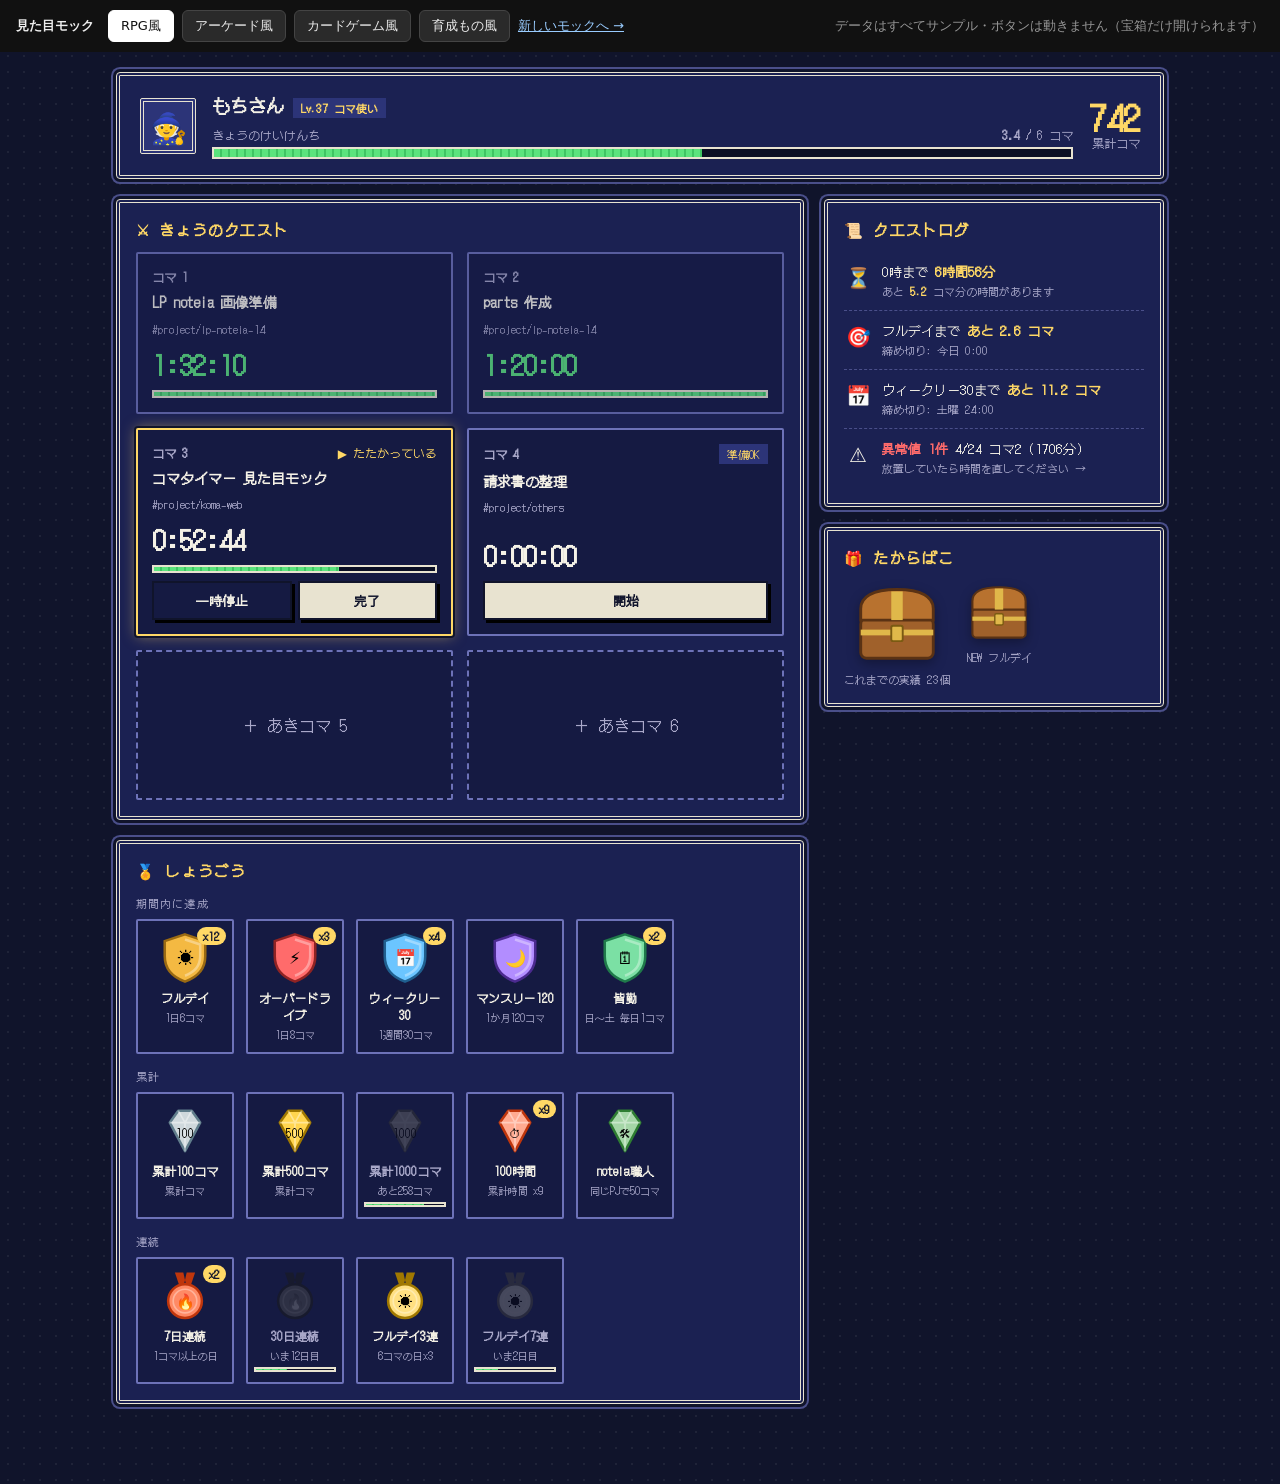
<file: mock/v1.html>
<!doctype html>
<html lang="ja" data-skin="rpg">
<head>
<meta charset="utf-8">
<meta name="viewport" content="width=device-width, initial-scale=1">
<title>見た目モック — コマタイマー</title>
<!-- T-007: 見た目の方向性を比べるためのモック（ローカル専用・データはすべてサンプル） -->
<link rel="preconnect" href="https://fonts.googleapis.com">
<link rel="preconnect" href="https://fonts.gstatic.com" crossorigin>
<link href="https://fonts.googleapis.com/css2?family=DotGothic16&family=M+PLUS+Rounded+1c:wght@400;700;800&family=Orbitron:wght@500;700;900&family=Zen+Kaku+Gothic+New:wght@400;700;900&display=swap" rel="stylesheet">
<style>
/* =========================================================
   共通の骨組み（スキンは変数と一部の上書きだけで切り替える）
   ========================================================= */
* { box-sizing: border-box; }
html, body { margin: 0; }
body {
    background: var(--bg);
    color: var(--text);
    font-family: var(--font);
    min-height: 100vh;
    transition: background .3s, color .3s;
}
button { font: inherit; color: inherit; cursor: pointer; }

.switcher {
    position: sticky; top: 0; z-index: 50;
    display: flex; gap: 8px; flex-wrap: wrap; align-items: center;
    padding: 10px 16px;
    background: #111; color: #eee;
    font-family: system-ui, sans-serif; font-size: 13px;
}
.switcher strong { margin-right: 6px; }
.switcher button {
    background: #2a2a2a; border: 1px solid #444; border-radius: 6px;
    padding: 6px 12px; color: #eee;
}
.switcher button[aria-pressed="true"] { background: #fff; color: #111; border-color: #fff; }
.switcher .note { margin-left: auto; opacity: .6; }

.wrap { max-width: 1080px; margin: 0 auto; padding: 20px 16px 60px; }

/* ---- プレイヤー帯 ---- */
.player {
    display: grid; grid-template-columns: auto 1fr auto; gap: 16px; align-items: center;
    padding: 16px 20px; margin-bottom: 20px;
    background: var(--panel); border: var(--panel-border); border-radius: var(--radius);
    box-shadow: var(--panel-shadow);
}
.player__avatar {
    width: 56px; height: 56px; display: grid; place-items: center;
    font-size: 30px; background: var(--accent-soft); border-radius: var(--avatar-radius);
    border: var(--panel-border);
}
.player__name { font-weight: 700; font-size: 18px; }
.player__title { font-size: 12px; color: var(--muted); }
.meter { margin-top: 8px; }
.meter__label { display: flex; justify-content: space-between; font-size: 12px; color: var(--muted); margin-bottom: 4px; }
.meter__bar { height: 12px; background: var(--track); border-radius: var(--bar-radius); overflow: hidden; border: var(--bar-border); }
.meter__fill { height: 100%; width: var(--p); background: var(--fill); border-radius: var(--bar-radius); }
.player__score { text-align: right; }
.player__score .big { font-family: var(--font-num); font-size: 34px; font-weight: 900; color: var(--accent); line-height: 1; }
.player__score .small { font-size: 12px; color: var(--muted); }

/* ---- レイアウト ---- */
.grid { display: grid; grid-template-columns: 1fr 340px; gap: 20px; align-items: start; }
@media (max-width: 860px) { .grid { grid-template-columns: 1fr; } .player { grid-template-columns: auto 1fr; } .player__score { grid-column: 1 / -1; text-align: left; } }

.panel {
    background: var(--panel); border: var(--panel-border); border-radius: var(--radius);
    box-shadow: var(--panel-shadow); padding: 16px; margin-bottom: 20px;
}
.panel__title {
    font-family: var(--font-title); font-weight: 700; font-size: 15px;
    margin: 0 0 12px; display: flex; align-items: center; gap: 8px; color: var(--title);
    letter-spacing: var(--title-spacing);
}

/* ---- コマカード ---- */
.komas { display: grid; grid-template-columns: repeat(auto-fill, minmax(230px, 1fr)); gap: 14px; }
.koma {
    position: relative; padding: 14px; border-radius: var(--card-radius);
    background: var(--card); border: var(--card-border); box-shadow: var(--card-shadow);
    min-height: 150px; display: flex; flex-direction: column; gap: 8px;
    transition: transform .15s;
}
.koma:hover { transform: translateY(-2px); }
.koma__head { display: flex; justify-content: space-between; align-items: center; font-size: 12px; color: var(--muted); }
.koma__no { font-family: var(--font-num); font-weight: 700; }
.tag { font-size: 11px; padding: 2px 8px; border-radius: var(--tag-radius); background: var(--tag-bg); color: var(--tag-text); }
.koma__name { font-weight: 700; font-size: 14px; line-height: 1.4; }
.koma__proj { font-size: 11px; color: var(--muted); }
.koma__time { font-family: var(--font-num); font-size: 26px; font-weight: 700; margin-top: auto; }
.koma .meter__bar { height: 8px; }
.koma__actions { display: flex; gap: 6px; }
.btn {
    flex: 1; padding: 8px; border-radius: var(--btn-radius); border: var(--btn-border);
    background: var(--btn-bg); color: var(--btn-text); font-weight: 700; font-size: 13px;
    box-shadow: var(--btn-shadow);
}
.btn--sub { background: transparent; color: var(--text); }
.koma.is-done { opacity: var(--done-opacity); }
.koma.is-done .koma__time { color: var(--good); }
.koma.is-running { border: var(--running-border); box-shadow: var(--running-shadow); }
.koma.is-empty { display: grid; place-items: center; color: var(--muted); border-style: dashed; }

/* ---- 通知欄 ---- */
.notice-row { display: flex; gap: 10px; align-items: flex-start; padding: 10px 0; border-bottom: 1px dashed var(--line); font-size: 13px; }
.notice-row:last-child { border-bottom: 0; }
.notice-row .ico { font-size: 20px; width: 28px; text-align: center; }
.notice-row b { font-family: var(--font-num); color: var(--accent); }
.notice-row .sub { font-size: 11px; color: var(--muted); }
.notice-row.warn b { color: var(--bad); }

/* ---- 宝箱 ---- */
.chests { display: flex; gap: 14px; flex-wrap: wrap; }
.chest {
    background: none; border: 0; padding: 0; display: flex; flex-direction: column; align-items: center; gap: 4px;
    font-size: 11px; color: var(--muted);
}
.chest svg { width: 70px; height: 62px; filter: drop-shadow(0 4px 6px rgba(0,0,0,.3)); }
.chest.is-big svg { width: 96px; height: 84px; }
.chest:not(.is-open) svg { animation: wiggle 2.4s ease-in-out infinite; }
.chest .lid { transform-origin: 50% 40%; transition: transform .4s cubic-bezier(.3,1.6,.5,1); }
.chest.is-open .lid { transform: translateY(-14px) rotate(-14deg); }
.chest.is-open .glow { opacity: 1; }
.chest .glow { opacity: 0; transition: opacity .3s; }
@keyframes wiggle { 0%, 80%, 100% { transform: rotate(0); } 84% { transform: rotate(-6deg); } 88% { transform: rotate(6deg); } 92% { transform: rotate(-4deg); } 96% { transform: rotate(3deg); } }

/* ---- バッジ ---- */
.badges { display: grid; grid-template-columns: repeat(auto-fill, minmax(96px, 1fr)); gap: 12px; }
.badge {
    display: flex; flex-direction: column; align-items: center; text-align: center; gap: 4px;
    padding: 10px 6px; border-radius: var(--card-radius); background: var(--card); border: var(--card-border);
    position: relative; font-size: 11px;
}
.badge svg { width: 54px; height: 54px; }
.badge__name { font-weight: 700; font-size: 12px; }
.badge__cond { color: var(--muted); font-size: 10px; }
.badge__count {
    position: absolute; top: 6px; right: 6px; font-family: var(--font-num); font-weight: 700; font-size: 11px;
    background: var(--accent); color: var(--on-accent); border-radius: 999px; padding: 1px 6px;
}
.badge.is-locked svg { filter: grayscale(1) brightness(.5); opacity: .5; }
.badge.is-locked .badge__name { color: var(--muted); }
.badge .meter__bar { width: 100%; height: 5px; }
.section-label { font-size: 11px; color: var(--muted); margin: 14px 0 8px; letter-spacing: .1em; }

/* ---- 育成エリア（育成もの風でだけ表示） ---- */
.garden { display: none; }

/* ---- 開封モーダル ---- */
.modal { position: fixed; inset: 0; background: rgba(0,0,0,.6); display: none; place-items: center; z-index: 100; padding: 16px; }
.modal.is-open { display: grid; }
.modal__box {
    background: var(--panel); border: var(--panel-border); border-radius: var(--radius); color: var(--text);
    max-width: 520px; width: 100%; padding: 24px; text-align: center; box-shadow: 0 20px 60px rgba(0,0,0,.5);
    animation: pop .35s cubic-bezier(.3,1.6,.5,1);
}
.modal__box h3 { font-family: var(--font-title); margin: 0 0 4px; color: var(--title); }
.modal__box .badges { margin: 16px 0; }
.modal__box .badge { animation: drop .4s both; }
@keyframes pop { from { transform: scale(.6); opacity: 0; } }
@keyframes drop { from { transform: translateY(-20px) scale(.6); opacity: 0; } }

/* =========================================================
   スキン1: RPG風（ドット絵・ウィンドウ枠・クエストログ）
   ========================================================= */
[data-skin="rpg"] {
    --font: "DotGothic16", system-ui, sans-serif;
    --font-title: "DotGothic16", sans-serif;
    --font-num: "DotGothic16", monospace;
    --bg: #10142b; --text: #f4f1e6; --muted: #a9a8c9; --title: #ffd866; --title-spacing: .08em;
    --panel: #1b2152; --panel-border: 4px double #e8e3d0; --panel-shadow: 0 0 0 3px #10142b, 0 0 0 5px #4a4f8a;
    --radius: 4px; --avatar-radius: 2px;
    --card: #151a42; --card-border: 2px solid #6d72b8; --card-shadow: none; --card-radius: 2px;
    --accent: #ffd866; --accent-soft: #2c3478; --on-accent: #10142b;
    --track: #0b0f24; --fill: repeating-linear-gradient(90deg, #5be37d 0 6px, #3fc463 6px 8px); --bar-radius: 0; --bar-border: 2px solid #e8e3d0;
    --tag-bg: #2c3478; --tag-text: #ffd866; --tag-radius: 0;
    --btn-bg: #e8e3d0; --btn-text: #10142b; --btn-border: 2px solid #10142b; --btn-radius: 0; --btn-shadow: 3px 3px 0 #000;
    --good: #5be37d; --bad: #ff6b6b; --line: #4a4f8a; --done-opacity: .75;
    --running-border: 2px solid #ffd866; --running-shadow: 0 0 0 2px #10142b, 0 0 14px rgba(255,216,102,.5);
    image-rendering: pixelated;
}
[data-skin="rpg"] body { background-image: radial-gradient(#ffffff10 1px, transparent 1px); background-size: 16px 16px; }
[data-skin="rpg"] .koma.is-running .koma__head::after { content: "▶ たたかっている"; color: #ffd866; animation: blink 1s steps(2) infinite; }
@keyframes blink { 50% { opacity: 0; } }

/* =========================================================
   スキン2: アーケード風（ネオン・スコア・コンボ）
   ========================================================= */
[data-skin="arcade"] {
    --font: "Zen Kaku Gothic New", system-ui, sans-serif;
    --font-title: "Orbitron", "Zen Kaku Gothic New", sans-serif;
    --font-num: "Orbitron", monospace;
    --bg: #07020f; --text: #f2eaff; --muted: #8f7fb0; --title: #00f0ff; --title-spacing: .15em;
    --panel: #120726; --panel-border: 1px solid #ff2bd6; --panel-shadow: 0 0 18px rgba(255,43,214,.35), inset 0 0 24px rgba(255,43,214,.08);
    --radius: 14px; --avatar-radius: 50%;
    --card: #0d0420; --card-border: 1px solid #3b1e6e; --card-shadow: none; --card-radius: 12px;
    --accent: #00f0ff; --accent-soft: #1a0b3a; --on-accent: #07020f;
    --track: #1d0d3a; --fill: linear-gradient(90deg, #ff2bd6, #00f0ff); --bar-radius: 999px; --bar-border: 0;
    --tag-bg: #2a0f4f; --tag-text: #ff8af0; --tag-radius: 999px;
    --btn-bg: linear-gradient(90deg, #ff2bd6, #7a2bff); --btn-text: #fff; --btn-border: 0; --btn-radius: 999px; --btn-shadow: 0 0 14px rgba(255,43,214,.6);
    --good: #39ff9f; --bad: #ff3b6b; --line: #3b1e6e; --done-opacity: .8;
    --running-border: 1px solid #00f0ff; --running-shadow: 0 0 22px rgba(0,240,255,.55);
}
[data-skin="arcade"] body { background-image: linear-gradient(transparent 95%, rgba(255,43,214,.12) 95%), linear-gradient(90deg, transparent 95%, rgba(0,240,255,.08) 95%); background-size: 40px 40px; }
[data-skin="arcade"] .panel__title { text-transform: uppercase; text-shadow: 0 0 10px currentColor; }
[data-skin="arcade"] .player__score .big { text-shadow: 0 0 16px #00f0ff; }
[data-skin="arcade"] .koma.is-running .koma__time { color: #00f0ff; text-shadow: 0 0 12px #00f0ff; }
[data-skin="arcade"] .koma.is-running .koma__head::after { content: "COMBO ×3"; font-family: "Orbitron"; color: #ff2bd6; font-weight: 900; }

/* =========================================================
   スキン3: カードゲーム風（コマ=カード・レア度で光る）
   ========================================================= */
[data-skin="card"] {
    --font: "Zen Kaku Gothic New", system-ui, sans-serif;
    --font-title: "Zen Kaku Gothic New", sans-serif;
    --font-num: "Zen Kaku Gothic New", sans-serif;
    --bg: #1d1a17; --text: #f6efe3; --muted: #b3a690; --title: #e9c46a; --title-spacing: .05em;
    --panel: linear-gradient(160deg, #2b2620, #221e19); --panel-border: 1px solid #5c4d36; --panel-shadow: 0 10px 30px rgba(0,0,0,.4);
    --radius: 14px; --avatar-radius: 12px;
    --card: linear-gradient(170deg, #3a3128, #2a241e); --card-border: 2px solid #8a6f45; --card-shadow: 0 6px 14px rgba(0,0,0,.45); --card-radius: 12px;
    --accent: #e9c46a; --accent-soft: #3a3128; --on-accent: #1d1a17;
    --track: #14110e; --fill: linear-gradient(90deg, #b8860b, #ffe08a); --bar-radius: 999px; --bar-border: 1px solid #5c4d36;
    --tag-bg: #4a3d2b; --tag-text: #f2d48f; --tag-radius: 6px;
    --btn-bg: linear-gradient(180deg, #f0d48a, #c99a3e); --btn-text: #2a1e0c; --btn-border: 1px solid #7a5a24; --btn-radius: 8px; --btn-shadow: 0 2px 0 #7a5a24;
    --good: #8fd18a; --bad: #e76f51; --line: #4a3d2b; --done-opacity: 1;
    --running-border: 2px solid #ffe08a; --running-shadow: 0 0 0 1px #ffe08a, 0 0 24px rgba(255,224,138,.45);
}
[data-skin="card"] .koma { aspect-ratio: 5 / 6; min-height: 0; }
[data-skin="card"] .koma::before {
    content: ""; position: absolute; inset: 6px; border: 1px solid rgba(233,196,106,.35); border-radius: 8px; pointer-events: none;
}
[data-skin="card"] .koma.is-done { background: linear-gradient(135deg, #3a3128 0%, #6b5532 45%, #fff2c2 50%, #6b5532 55%, #3a3128 100%); background-size: 300% 300%; animation: foil 4s linear infinite; }
[data-skin="card"] .koma.is-done .koma__head::after { content: "★ R"; color: #ffe08a; font-weight: 900; }
[data-skin="card"] .koma.is-done.is-long .koma__head::after { content: "★★ SR"; }
@keyframes foil { to { background-position: 300% 300%; } }

/* =========================================================
   スキン4: 育成もの風（コマで木が育つ・やわらかい色）
   ========================================================= */
[data-skin="grow"] {
    --font: "M PLUS Rounded 1c", system-ui, sans-serif;
    --font-title: "M PLUS Rounded 1c", sans-serif;
    --font-num: "M PLUS Rounded 1c", sans-serif;
    --bg: #f3f7ec; --text: #3d4a35; --muted: #84917a; --title: #4f8a3c; --title-spacing: .02em;
    --panel: #ffffff; --panel-border: 0; --panel-shadow: 0 6px 20px rgba(79,138,60,.12);
    --radius: 22px; --avatar-radius: 50%;
    --card: #fbfdf7; --card-border: 2px solid #e3ecd5; --card-shadow: none; --card-radius: 18px;
    --accent: #f08a5d; --accent-soft: #fde8dc; --on-accent: #fff;
    --track: #e8efdc; --fill: linear-gradient(90deg, #9ad37a, #5fb04a); --bar-radius: 999px; --bar-border: 0;
    --tag-bg: #eaf4df; --tag-text: #4f8a3c; --tag-radius: 999px;
    --btn-bg: #5fb04a; --btn-text: #fff; --btn-border: 0; --btn-radius: 999px; --btn-shadow: 0 3px 0 #3f8a2f;
    --good: #4f8a3c; --bad: #e0663f; --line: #e3ecd5; --done-opacity: 1;
    --running-border: 2px solid #f08a5d; --running-shadow: 0 0 0 4px #fde8dc;
}
[data-skin="grow"] .garden { display: block; }
[data-skin="grow"] .koma.is-done .koma__head::after { content: "🌱 しゅうかく済み"; color: #4f8a3c; }
[data-skin="grow"] .koma.is-running .koma__head::after { content: "💧 水やり中"; color: #f08a5d; }
.garden__scene { display: grid; grid-template-columns: 200px 1fr; gap: 16px; align-items: center; }
.garden__scene svg { width: 100%; height: auto; }
.garden__talk { background: #f6faf0; border-radius: 16px; padding: 12px 14px; font-size: 13px; line-height: 1.6; position: relative; }
.garden__talk::before { content: ""; position: absolute; left: -8px; top: 22px; border: 8px solid transparent; border-right-color: #f6faf0; border-left: 0; }
@media (max-width: 520px) { .garden__scene { grid-template-columns: 1fr; } }
</style>
</head>
<body>

<div class="switcher" role="toolbar" aria-label="スキン切り替え">
    <strong>見た目モック</strong>
    <button data-skin-btn="rpg">RPG風</button>
    <button data-skin-btn="arcade">アーケード風</button>
    <button data-skin-btn="card">カードゲーム風</button>
    <button data-skin-btn="grow">育成もの風</button>
    <a href="./" style="color:#9cf;">新しいモックへ →</a><span class="note">データはすべてサンプル・ボタンは動きません（宝箱だけ開けられます）</span>
</div>

<div class="wrap">

    <!-- プレイヤー帯 -->
    <section class="player">
        <div class="player__avatar" data-text="avatar">🧙</div>
        <div>
            <div class="player__name"><span data-text="playerName">もちさん</span> <span class="tag" data-text="rank">Lv.37 コマ使い</span></div>
            <div class="meter">
                <div class="meter__label"><span data-text="todayLabel">きょうの進み</span><span><b>3.4</b> / 6 コマ</span></div>
                <div class="meter__bar"><div class="meter__fill" style="--p:57%"></div></div>
            </div>
        </div>
        <div class="player__score">
            <div class="big">742</div>
            <div class="small" data-text="totalLabel">累計コマ</div>
        </div>
    </section>

    <div class="grid">
        <div>
            <!-- 育成もの風だけで出るエリア -->
            <section class="panel garden">
                <h2 class="panel__title">🌳 コマの木</h2>
                <div class="garden__scene">
                    <svg viewBox="0 0 200 170" aria-hidden="true">
                        <ellipse cx="100" cy="158" rx="80" ry="10" fill="#dce8c9"/>
                        <rect x="92" y="88" width="16" height="70" rx="6" fill="#9b6b43"/>
                        <circle cx="100" cy="70" r="46" fill="#7cc561"/>
                        <circle cx="66" cy="86" r="28" fill="#6ab550"/>
                        <circle cx="134" cy="86" r="28" fill="#6ab550"/>
                        <circle cx="100" cy="44" r="26" fill="#8fd376"/>
                        <circle cx="78" cy="62" r="7" fill="#f08a5d"/><circle cx="118" cy="52" r="7" fill="#f08a5d"/>
                        <circle cx="126" cy="90" r="7" fill="#f08a5d"/><circle cx="72" cy="98" r="7" fill="#ffd166"/>
                    </svg>
                    <div class="garden__talk">
                        きょうは <b>3.4コマ</b> ぶん育ったよ。あと <b>2.6コマ</b> で実がぜんぶ色づくみたい。<br>
                        木は累計 <b>742コマ</b>。1000コマで花が咲くよ。
                    </div>
                </div>
            </section>

            <!-- 今日のコマ -->
            <section class="panel">
                <h2 class="panel__title"><span data-text="komaTitle">⚔ きょうのクエスト</span></h2>
                <div class="komas">
                    <article class="koma is-done is-long">
                        <div class="koma__head"><span class="koma__no">コマ 1</span></div>
                        <div class="koma__name">LP noteia 画像準備</div>
                        <div class="koma__proj">#project/lp-noteia-14</div>
                        <div class="koma__time">1:32:10</div>
                        <div class="meter__bar"><div class="meter__fill" style="--p:100%"></div></div>
                    </article>
                    <article class="koma is-done">
                        <div class="koma__head"><span class="koma__no">コマ 2</span></div>
                        <div class="koma__name">parts 作成</div>
                        <div class="koma__proj">#project/lp-noteia-14</div>
                        <div class="koma__time">1:20:00</div>
                        <div class="meter__bar"><div class="meter__fill" style="--p:100%"></div></div>
                    </article>
                    <article class="koma is-running">
                        <div class="koma__head"><span class="koma__no">コマ 3</span></div>
                        <div class="koma__name">コマタイマー 見た目モック</div>
                        <div class="koma__proj">#project/koma-web</div>
                        <div class="koma__time">0:52:44</div>
                        <div class="meter__bar"><div class="meter__fill" style="--p:66%"></div></div>
                        <div class="koma__actions"><button class="btn btn--sub">一時停止</button><button class="btn">完了</button></div>
                    </article>
                    <article class="koma">
                        <div class="koma__head"><span class="koma__no">コマ 4</span><span class="tag">準備OK</span></div>
                        <div class="koma__name">請求書の整理</div>
                        <div class="koma__proj">#project/others</div>
                        <div class="koma__time">0:00:00</div>
                        <div class="koma__actions"><button class="btn">開始</button></div>
                    </article>
                    <article class="koma is-empty"><span data-text="emptySlot">＋ あきコマ 5</span></article>
                    <article class="koma is-empty"><span data-text="emptySlot6">＋ あきコマ 6</span></article>
                </div>
            </section>

            <!-- バッジ一覧 -->
            <section class="panel">
                <h2 class="panel__title"><span data-text="badgeTitle">🏅 しょうごう</span></h2>
                <div class="section-label">期間内に達成</div>
                <div class="badges" id="badges-period"></div>
                <div class="section-label">累計</div>
                <div class="badges" id="badges-total"></div>
                <div class="section-label">連続</div>
                <div class="badges" id="badges-streak"></div>
            </section>
        </div>

        <aside>
            <!-- 通知欄 -->
            <section class="panel">
                <h2 class="panel__title"><span data-text="noticeTitle">📜 クエストログ</span></h2>
                <div class="notice-row">
                    <div class="ico">⏳</div>
                    <div>0時まで <b id="remain-time">--</b><br><span class="sub">あと <b id="remain-koma">--</b> コマ分の時間があります</span></div>
                </div>
                <div class="notice-row">
                    <div class="ico">🎯</div>
                    <div>フルデイまで <b>あと 2.6 コマ</b><br><span class="sub">締め切り: 今日 0:00</span></div>
                </div>
                <div class="notice-row">
                    <div class="ico">📅</div>
                    <div>ウィークリー30まで <b>あと 11.2 コマ</b><br><span class="sub">締め切り: 土曜 24:00</span></div>
                </div>
                <div class="notice-row warn">
                    <div class="ico">⚠</div>
                    <div><b>異常値 1件</b> 4/24 コマ2（1706分）<br><span class="sub">放置していたら時間を直してください →</span></div>
                </div>
            </section>

            <!-- 宝箱 -->
            <section class="panel">
                <h2 class="panel__title"><span data-text="chestTitle">🎁 たからばこ</span></h2>
                <div class="chests">
                    <button class="chest is-big" data-chest="past"><span class="chest-svg"></span>これまでの実績 23個</button>
                    <button class="chest" data-chest="new"><span class="chest-svg"></span>NEW フルデイ</button>
                </div>
            </section>
        </aside>
    </div>
</div>

<div class="modal" id="modal" role="dialog" aria-modal="true">
    <div class="modal__box">
        <h3 id="modal-title">バッジを手に入れた！</h3>
        <div id="modal-sub" style="font-size:13px;opacity:.75;"></div>
        <div class="badges" id="modal-badges"></div>
        <button class="btn" id="modal-close" style="max-width:200px;">とじる</button>
    </div>
</div>

<script>
// ---- バッジの絵（種類ごとに形を変える。色はバッジごと） ----
const BADGE_SHAPES = {
    // 期間内に達成: 盾
    period: (c1, c2, icon) => `<svg viewBox="0 0 64 64"><path d="M32 4 56 12v18c0 15-10 25-24 30C18 55 8 45 8 30V12z" fill="${c1}" stroke="${c2}" stroke-width="3"/><path d="M32 10 50 16v14c0 11-7 19-18 23" fill="none" stroke="#fff" stroke-opacity=".35" stroke-width="3"/><text x="32" y="39" font-size="20" text-anchor="middle">${icon}</text></svg>`,
    // 累計: 宝石
    total: (c1, c2, icon) => `<svg viewBox="0 0 64 64"><path d="M14 22 24 8h16l10 14-18 34z" fill="${c1}" stroke="${c2}" stroke-width="3" stroke-linejoin="round"/><path d="M14 22h36M24 8l8 14 8-14M32 22v34" stroke="#fff" stroke-opacity=".4" stroke-width="2" fill="none"/><text x="32" y="40" font-size="14" text-anchor="middle">${icon}</text></svg>`,
    // 連続: メダル
    streak: (c1, c2, icon) => `<svg viewBox="0 0 64 64"><path d="M20 4h10l4 18h-8zM44 4H34l-4 18h8z" fill="${c2}"/><circle cx="32" cy="38" r="20" fill="${c1}" stroke="${c2}" stroke-width="3"/><circle cx="32" cy="38" r="14" fill="none" stroke="#fff" stroke-opacity=".35" stroke-width="2"/><text x="32" y="45" font-size="18" text-anchor="middle">${icon}</text></svg>`,
};

const BADGES = {
    period: [
        { name: 'フルデイ',        cond: '1日6コマ',       icon: '☀', c: ['#f4b942', '#9a6a12'], count: 12 },
        { name: 'オーバードライブ', cond: '1日8コマ',       icon: '⚡', c: ['#ff6b6b', '#8f2323'], count: 3 },
        { name: 'ウィークリー30',  cond: '1週間30コマ',    icon: '📅', c: ['#6bc5ff', '#1f5f8f'], count: 4 },
        { name: 'マンスリー120',   cond: '1か月120コマ',   icon: '🌙', c: ['#b28dff', '#4b2a8f'], count: 1 },
        { name: '皆勤',            cond: '日〜土 毎日1コマ', icon: '🗓', c: ['#7be0a4', '#1f7a4a'], count: 2 },
    ],
    total: [
        { name: '累計100コマ',  cond: '累計コマ',  icon: '100', c: ['#cfd8dc', '#607d8b'], count: 1 },
        { name: '累計500コマ',  cond: '累計コマ',  icon: '500', c: ['#ffd54f', '#a07800'], count: 1 },
        { name: '累計1000コマ', cond: 'あと258コマ', icon: '1000', c: ['#80deea', '#00838f'], locked: true, progress: 74 },
        { name: '100時間',      cond: '累計時間 ×9', icon: '⏱', c: ['#ffab91', '#bf360c'], count: 9 },
        { name: 'noteia職人',   cond: '同じPJで50コマ', icon: '🛠', c: ['#a5d6a7', '#2e7d32'], count: 1 },
    ],
    streak: [
        { name: '7日連続',        cond: '1コマ以上の日',  icon: '🔥', c: ['#ff8a65', '#bf360c'], count: 2 },
        { name: '30日連続',       cond: 'いま12日目',     icon: '🔥', c: ['#ff7043', '#8f1d00'], locked: true, progress: 40 },
        { name: 'フルデイ3連',    cond: '6コマの日×3',    icon: '☀', c: ['#ffe082', '#a07800'], count: 1 },
        { name: 'フルデイ7連',    cond: 'いま2日目',      icon: '☀', c: ['#fff176', '#8d7a00'], locked: true, progress: 28 },
    ],
};

function badgeHtml(type, b, delay = 0) {
    return `<div class="badge${b.locked ? ' is-locked' : ''}" style="animation-delay:${delay}ms">
        ${b.count > 1 ? `<span class="badge__count">×${b.count}</span>` : ''}
        ${BADGE_SHAPES[type](b.c[0], b.c[1], b.icon)}
        <div class="badge__name">${b.name}</div>
        <div class="badge__cond">${b.cond}</div>
        ${b.locked ? `<div class="meter__bar"><div class="meter__fill" style="--p:${b.progress}%"></div></div>` : ''}
    </div>`;
}
for (const type of Object.keys(BADGES)) {
    document.getElementById(`badges-${type}`).innerHTML = BADGES[type].map(b => badgeHtml(type, b)).join('');
}

// ---- 宝箱 ----
const CHEST_SVG = `<svg viewBox="0 0 100 88" aria-hidden="true">
    <g class="glow"><circle cx="50" cy="40" r="30" fill="#fff6a8" opacity=".7"/><path d="M50 2v14M22 12l8 10M78 12l-8 10" stroke="#ffe066" stroke-width="4" stroke-linecap="round"/></g>
    <rect x="12" y="40" width="76" height="42" rx="6" fill="#a0612b" stroke="#5a3214" stroke-width="3"/>
    <rect x="12" y="52" width="76" height="6" fill="#e0b84a"/>
    <rect x="44" y="48" width="12" height="16" rx="2" fill="#e0b84a" stroke="#7a5a12" stroke-width="2"/>
    <g class="lid"><path d="M12 42V30c0-12 12-20 38-20s38 8 38 20v12z" fill="#b8722f" stroke="#5a3214" stroke-width="3"/><rect x="44" y="12" width="12" height="30" fill="#e0b84a"/></g>
</svg>`;
document.querySelectorAll('.chest-svg').forEach(el => el.innerHTML = CHEST_SVG);

const modal = document.getElementById('modal');
document.querySelectorAll('.chest').forEach(chest => {
    chest.addEventListener('click', () => {
        if (chest.classList.contains('is-open')) return;
        chest.classList.add('is-open');
        setTimeout(() => {
            const past = chest.dataset.chest === 'past';
            const list = past
                ? [...BADGES.period.map(b => ['period', b]), ...BADGES.total.map(b => ['total', b]), ...BADGES.streak.map(b => ['streak', b])].filter(([, b]) => !b.locked)
                : [['period', { ...BADGES.period[0], count: 1 }]];
            document.getElementById('modal-title').textContent = past ? 'これまでの実績をうけとった！' : 'バッジを手に入れた！';
            document.getElementById('modal-sub').textContent = past ? '過去のデータから 23個 のバッジが見つかりました' : '今日 6コマを達成しました';
            document.getElementById('modal-badges').innerHTML = list.map(([t, b], i) => badgeHtml(t, b, i * 80)).join('');
            modal.classList.add('is-open');
        }, 450);
    });
});
document.getElementById('modal-close').addEventListener('click', () => modal.classList.remove('is-open'));
modal.addEventListener('click', e => { if (e.target === modal) modal.classList.remove('is-open'); });

// ---- 0時までの残り（ここだけ本物の時計を使う） ----
function updateRemain() {
    const now = new Date();
    const midnight = new Date(now); midnight.setHours(24, 0, 0, 0);
    const min = Math.floor((midnight - now) / 60000);
    document.getElementById('remain-time').textContent = `${Math.floor(min / 60)}時間${min % 60}分`;
    document.getElementById('remain-koma').textContent = (min / 80).toFixed(1);
}
updateRemain(); setInterval(updateRemain, 30000);

// ---- スキンごとの言葉づかい ----
const WORDS = {
    rpg:    { avatar: '🧙', rank: 'Lv.37 コマ使い', todayLabel: 'きょうのけいけんち', totalLabel: '累計コマ', komaTitle: '⚔ きょうのクエスト', badgeTitle: '🏅 しょうごう', noticeTitle: '📜 クエストログ', chestTitle: '🎁 たからばこ', emptySlot: '＋ あきコマ 5', emptySlot6: '＋ あきコマ 6' },
    arcade: { avatar: '👾', rank: 'RANK S', todayLabel: 'TODAY', totalLabel: 'HI-SCORE', komaTitle: 'STAGE SELECT', badgeTitle: 'ACHIEVEMENTS', noticeTitle: 'STATUS', chestTitle: 'BONUS', emptySlot: 'INSERT KOMA', emptySlot6: 'INSERT KOMA' },
    card:   { avatar: '🃏', rank: 'デッキ 742枚', todayLabel: 'きょうのドロー', totalLabel: '所持カード', komaTitle: '🂠 きょうの手札', badgeTitle: '🏆 コレクション', noticeTitle: '📋 デッキ情報', chestTitle: '🎴 パック', emptySlot: '＋ 空きスロット', emptySlot6: '＋ 空きスロット' },
    grow:   { avatar: '🌱', rank: 'Lv.37 にわし', todayLabel: 'きょうの成長', totalLabel: '累計コマ', komaTitle: '🪴 きょうの畑', badgeTitle: '🌼 おはなバッジ', noticeTitle: '💌 おしらせ', chestTitle: '🧺 おとどけもの', emptySlot: '＋ 種をまく', emptySlot6: '＋ 種をまく' },
};
function setSkin(skin) {
    document.documentElement.dataset.skin = skin;
    document.querySelectorAll('[data-skin-btn]').forEach(b => b.setAttribute('aria-pressed', String(b.dataset.skinBtn === skin)));
    document.querySelectorAll('[data-text]').forEach(el => { const w = WORDS[skin][el.dataset.text]; if (w) el.textContent = w; });
    try { localStorage.setItem('komaMockSkin', skin); } catch (e) {}
}
document.querySelectorAll('[data-skin-btn]').forEach(b => b.addEventListener('click', () => setSkin(b.dataset.skinBtn)));
let initial = 'rpg';
try { initial = localStorage.getItem('komaMockSkin') || 'rpg'; } catch (e) {}
setSkin(WORDS[initial] ? initial : 'rpg');
</script>
</body>
</html>
</file>
<file: assets/css/timer.css>
/* ========================================
   コマタイマー — CSS
   ======================================== */

@import url('https://fonts.googleapis.com/css2?family=Zen+Kaku+Gothic+New:wght@400;500;700;900&display=swap');

/* 配色は「育成（改）」（#T-007）。ダークは同じ色相の夜版 */
:root {
    --bg:           #161b14;
    --bg-card:      #1f261c;
    --bg-card-hover:#252d21;
    --bg-input:     #283124;
    --bg-soft:      #2a3326;
    --border:       #333e2e;
    --border-focus: #7cc561;

    --text:         #e4ebdc;
    --text-muted:   #9aa891;
    --text-dim:     #5f6b57;

    --accent:       #7cc561;
    --accent-hover: #96d67e;
    --on-accent:    #142010;
    --highlight:    #f0956a;

    --green:        #7cc561;
    --green-bg:     rgba(124,197,97,0.15);
    --orange:       #f0956a;
    --orange-bg:    rgba(240,149,106,0.15);
    --red:          #f08a7a;
    --red-bg:       rgba(240,138,122,0.15);
    --blue:         #7ab8d9;

    --running-border: rgba(240,149,106,.45);
    --running-bg:     rgba(240,149,106,.06);

    --cal0: #252d21; --cal1: #2f4a27; --cal2: #3f7a30; --cal3: #5fae45; --cal4: #8fd36f; --cal5: #f0956a;
    --tree-ground: #2a3326; --tree-trunk: #8a6446; --tree-leaf: #4f9e3c; --tree-leaf2: #438a33; --tree-leaf3: #63b34d; --tree-fruit: #f0956a;
    --tip-bg: #e4ebdc; --tip-text: #1f261c;
    --seq0: #252d21; --seq1: #2f4a27; --seq2: #3f7a30; --seq3: #5fae45; --seq4: #8fd36f; --seq5: #c4ecaa;
    --p1: #3987e5; --p2: #d95926; --p3: #199e70; --p4: #c98500; --p5: #d55181; --p-other: #5f6b57; --prev: #6b7862;
    --chart-grid: #2a3326; --chart-axis: #3e4a38;

    --radius:       10px;
    --radius-sm:    6px;
    --shadow:       0 2px 8px rgba(0,0,0,0.3);

    --font: "Zen Kaku Gothic New", "Noto Sans JP", "Helvetica Neue", Arial, sans-serif;
}

/* --- Light Theme --- */
html[data-theme="light"] {
    --bg:           #f2f5ec;
    --bg-card:      #ffffff;
    --bg-card-hover:#f7faf2;
    --bg-input:     #f4f7ef;
    --bg-soft:      #eef3e6;
    --border:       #e2e9d6;
    --border-focus: #8dcc6c;
    --text:         #34402d;
    --text-muted:   #7d8a73;
    --text-dim:     #a9b39f;
    --accent:       #4f9e3c;
    --accent-hover: #3f8a30;
    --on-accent:    #ffffff;
    --highlight:    #e9824f;
    --green:        #3f8a30;
    --green-bg:     #e3f1da;
    --orange:       #d9733f;
    --orange-bg:    #fbebe2;
    --red:          #d4502b;
    --red-bg:       #fbe3dc;
    --blue:         #3d8fb8;
    --running-border: #f3cdb8;
    --running-bg:     #fffaf6;
    --cal0: #e9eee1; --cal1: #cfe6bd; --cal2: #9fd17f; --cal3: #5fae45; --cal4: #3b852b; --cal5: #e9824f;
    --tree-ground: #dfe8d0; --tree-trunk: #93653f; --tree-leaf: #6fb957; --tree-leaf2: #5fa948; --tree-leaf3: #86cc6c; --tree-fruit: #e9824f;
    --tip-bg: #2f3a29; --tip-text: #f4f8ee;
    --seq0: #e9eee1; --seq1: #cfe6bd; --seq2: #9fd17f; --seq3: #5fae45; --seq4: #3b852b; --seq5: #24601a;
    --p1: #2a78d6; --p2: #eb6834; --p3: #1baf7a; --p4: #eda100; --p5: #e87ba4; --p-other: #b5bdab; --prev: #b5bdab;
    --chart-grid: #e9eee1; --chart-axis: #c9d3bd;
    --shadow:       0 2px 8px rgba(63,122,48,0.07);
}

/* --- Reset & Base --- */
*, *::before, *::after { box-sizing: border-box; margin: 0; padding: 0; }
body {
    font-family: var(--font);
    background: var(--bg);
    color: var(--text);
    font-size: 14px;
    line-height: 1.6;
    min-height: 100vh;
}
a { color: var(--accent); text-decoration: none; }
a:hover { color: var(--accent-hover); }
input, select, textarea, button { font-family: inherit; font-size: inherit; }

/* --- Site Header --- */
.site-header {
    background: var(--bg-card);
    border-bottom: 1px solid var(--border);
    position: sticky;
    top: 0;
    z-index: 100;
}
.site-header__inner {
    max-width: 1200px;
    margin: 0 auto;
    padding: 0 20px;
    height: 52px;
    display: flex;
    align-items: center;
    gap: 24px;
}
.site-header__logo {
    font-weight: 700;
    font-size: 15px;
    color: var(--text);
    white-space: nowrap;
}
.site-header__nav {
    display: flex;
    gap: 4px;
    flex: 1;
}
.site-header__nav-link {
    padding: 4px 12px;
    border-radius: var(--radius-sm);
    color: var(--text-muted);
    font-size: 13px;
    transition: color .15s, background .15s;
}
.site-header__nav-link:hover,
.site-header__nav-link.is-active {
    color: var(--text);
    background: var(--bg-soft);
}
.site-header__nav-link.is-active {
    color: var(--accent-hover);
}
.site-header__user {
    font-size: 12px;
    color: var(--text-muted);
    white-space: nowrap;
}

/* --- Site Footer --- */
.site-footer {
    border-top: 1px solid var(--border);
    margin-top: 40px;
    padding: 20px;
    text-align: center;
    font-size: 12px;
    color: var(--text-dim);
}
.site-footer__inner {
    display: inline-flex;
    align-items: center;
    gap: 0;
}

/* --- Page Layout --- */
.page-main {
    max-width: 1200px;
    margin: 0 auto;
    padding: 24px 20px;
}
.page-title {
    font-size: 18px;
    font-weight: 600;
    margin-bottom: 20px;
    color: var(--text);
}

/* --- Koma Grid --- */
.koma-grid {
    display: grid;
    grid-template-columns: repeat(3, 1fr);
    gap: 16px;
}

/* --- Koma Card --- */
.koma-card {
    background: var(--bg-card);
    border: 1px solid var(--border);
    border-radius: var(--radius);
    padding: 16px;
    display: flex;
    flex-direction: column;
    gap: 10px;
    transition: border-color .2s;
}
.koma-card.is-running,
.koma-card.is-overtime { border-color: var(--running-border); background: var(--running-bg); }
.koma-card.is-overtime-max { border-color: var(--red); }
.koma-card.is-completed { border-color: var(--border); }
.koma-card.is-completed .koma-card__time-elapsed { color: var(--green); }
.koma-card.is-paused    { border-color: var(--accent); }

/* Card header row */
.koma-card__header {
    display: flex;
    align-items: center;
    gap: 8px;
}
.koma-card__slot {
    font-size: 11px;
    font-weight: 700;
    color: var(--text-muted);
    background: var(--bg-input);
    padding: 2px 8px;
    border-radius: var(--radius-sm);
    white-space: nowrap;
}
.koma-card__status-badge {
    font-size: 11px;
    padding: 2px 8px;
    border-radius: var(--radius-sm);
    font-weight: 600;
    white-space: nowrap;
}
.koma-card__status-badge.idle        { background: var(--bg-input);   color: var(--text-muted); }
.koma-card__status-badge.running     { background: var(--orange-bg);  color: var(--orange); }
.koma-card__status-badge.paused      { background: var(--bg-soft); color: var(--accent); }
.koma-card__status-badge.overtime    { background: var(--orange-bg);  color: var(--orange); }
.koma-card__status-badge.overtime-max{ background: var(--red-bg);     color: var(--red); }
.koma-card__status-badge.completed   { background: var(--green-bg);   color: var(--green); }

/* Inputs */
.koma-card__silent-select {
    width: 100%;
    background: var(--bg-input);
    border: 1px solid var(--border);
    border-radius: var(--radius-sm);
    color: var(--text-muted);
    padding: 4px 8px;
    font-size: 12px;
}
.koma-card__name-input,
.koma-card__project-input {
    width: 100%;
    background: var(--bg-input);
    border: 1px solid var(--border);
    border-radius: var(--radius-sm);
    color: var(--text);
    padding: 6px 10px;
    outline: none;
    transition: border-color .15s;
}
.koma-card__name-input:focus,
.koma-card__project-input:focus {
    border-color: var(--border-focus);
}
.koma-card__name-input::placeholder,
.koma-card__project-input::placeholder {
    color: var(--text-dim);
}

/* Progress bar */
.koma-card__progress-wrap {
    position: relative;
}
.koma-card__progress-bar {
    height: 8px;
    background: var(--bg-input);
    border-radius: 4px;
    overflow: hidden;
}
.koma-card__progress-fill {
    height: 100%;
    border-radius: 4px;
    background: var(--green);
    transition: width .5s linear, background .3s;
    width: 0%;
}
.is-overtime  .koma-card__progress-fill,
.is-overtime-max .koma-card__progress-fill { background: var(--orange); }
.is-completed .koma-card__progress-fill    { background: var(--green); }

.koma-card__progress-labels {
    display: flex;
    justify-content: space-between;
    font-size: 11px;
    color: var(--text-muted);
    margin-top: 4px;
}
.koma-card__progress-pct {
    font-weight: 700;
    font-size: 13px;
    color: var(--text);
}
.koma-card__overtime-label {
    color: var(--orange);
    font-weight: 600;
    font-size: 11px;
}

/* Time display */
.koma-card__time {
    display: flex;
    justify-content: space-between;
    align-items: center;
    font-size: 12px;
    color: var(--text-muted);
}
.koma-card__time-elapsed {
    font-size: 22px;
    font-weight: 700;
    font-variant-numeric: tabular-nums;
    color: var(--text);
    letter-spacing: .02em;
}
.koma-card__time-remaining {
    font-size: 13px;
    color: var(--text-muted);
    font-variant-numeric: tabular-nums;
}
.koma-card__time-remaining.is-negative { color: var(--orange); }

/* Buttons */
.koma-card__actions {
    display: flex;
    gap: 8px;
}
.btn {
    padding: 6px 14px;
    border-radius: var(--radius-sm);
    border: 1px solid transparent;
    cursor: pointer;
    font-size: 13px;
    font-weight: 600;
    transition: opacity .15s, background .15s;
    white-space: nowrap;
}
.btn:disabled { opacity: .35; cursor: not-allowed; }

.btn-start    { background: var(--accent); color: var(--on-accent); border-color: var(--accent); flex: 1; }
.btn-pause    { background: transparent; color: var(--text); border-color: var(--border); flex: 1; }
.btn-complete { background: var(--accent); color: var(--on-accent); border-color: var(--accent); flex: 1; }
.btn-start:hover:not(:disabled)    { opacity: .85; }
.btn-pause:hover:not(:disabled)    { background: var(--bg-soft); }
.btn-complete:hover:not(:disabled) { opacity: .85; }

.btn-round {
    background: transparent;
    color: var(--orange);
    border-color: var(--orange);
}
.btn-round:hover:not(:disabled) { background: var(--orange-bg); }

/* Theme toggle button */
.btn-theme {
    background: transparent;
    border: 1px solid var(--border);
    color: var(--text-muted);
    cursor: pointer;
    font-size: 16px;
    line-height: 1;
    padding: 4px 8px;
    border-radius: var(--radius-sm);
    transition: background .15s, color .15s;
}
.btn-theme:hover { background: var(--bg-input); color: var(--text); }

/* Break checkbox */
.koma-card__break {
    display: flex;
    align-items: center;
    gap: 8px;
    font-size: 12px;
    color: var(--text-muted);
    cursor: pointer;
    user-select: none;
}
.koma-card__break input[type="checkbox"] {
    width: 14px;
    height: 14px;
    accent-color: var(--accent);
    cursor: pointer;
}
.koma-card__break.is-checked { color: var(--blue); }

/* --- Buttons (generic) --- */
.btn-secondary {
    padding: 6px 14px;
    border-radius: var(--radius-sm);
    border: 1px solid var(--border);
    background: transparent;
    color: var(--text-muted);
    cursor: pointer;
    font-size: 13px;
    font-weight: 500;
    transition: background .15s, color .15s;
}
.btn-secondary:hover { background: var(--bg-input); color: var(--text); }

/* --- Stats / General page styles --- */
.page-tabs {
    display: flex;
    gap: 4px;
    border-bottom: 1px solid var(--border);
    margin-bottom: 24px;
}
.page-tab {
    padding: 8px 16px;
    font-size: 13px;
    color: var(--text-muted);
    cursor: pointer;
    border-bottom: 2px solid transparent;
    margin-bottom: -1px;
    transition: color .15s, border-color .15s;
}
.page-tab.is-active { color: var(--accent-hover); border-bottom-color: var(--accent-hover); }
.page-tab:hover:not(.is-active) { color: var(--text); }

.data-table {
    width: 100%;
    border-collapse: collapse;
    font-size: 13px;
}
.data-table th {
    text-align: left;
    color: var(--text-muted);
    font-weight: 600;
    padding: 8px 12px;
    border-bottom: 1px solid var(--border);
    font-size: 12px;
}
.data-table td {
    padding: 10px 12px;
    border-bottom: 1px solid var(--border);
    vertical-align: top;
}
.data-table tr:last-child td { border-bottom: none; }
.data-table tr:hover td { background: rgba(255,255,255,.02); }

.card {
    background: var(--bg-card);
    border: 1px solid var(--border);
    border-radius: var(--radius);
    padding: 20px;
    margin-bottom: 16px;
}
.card__title {
    font-size: 13px;
    font-weight: 600;
    color: var(--text-muted);
    margin-bottom: 12px;
    text-transform: uppercase;
    letter-spacing: .05em;
}

/* Form rows in settings */
.form-row {
    display: flex;
    flex-direction: column;
    gap: 6px;
    margin-bottom: 16px;
}
.form-row label {
    font-size: 12px;
    color: var(--text-muted);
    font-weight: 600;
}
.form-row input[type="text"],
.form-row input[type="url"],
.form-row input[type="password"],
.form-row select {
    background: var(--bg-input);
    border: 1px solid var(--border);
    border-radius: var(--radius-sm);
    color: var(--text);
    padding: 7px 10px;
    outline: none;
    transition: border-color .15s;
    width: 100%;
}
.form-row input:focus,
.form-row select:focus { border-color: var(--border-focus); }

.toggle-row {
    display: flex;
    align-items: center;
    gap: 10px;
    font-size: 13px;
}
.toggle-row input[type="checkbox"] {
    width: 16px;
    height: 16px;
    accent-color: var(--accent);
    cursor: pointer;
}

.badge {
    display: inline-block;
    padding: 2px 8px;
    border-radius: var(--radius-sm);
    font-size: 11px;
    font-weight: 600;
}
.badge-green  { background: var(--green-bg);  color: var(--green); }
.badge-orange { background: var(--orange-bg); color: var(--orange); }
.badge-blue   { background: rgba(99,179,237,.15); color: var(--blue); }
.badge-muted  { background: var(--bg-input); color: var(--text-muted); }
.badge-red    { background: var(--red-bg); color: var(--red); }

/* Alert / notice */
.notice {
    padding: 10px 14px;
    border-radius: var(--radius-sm);
    font-size: 13px;
    margin-bottom: 16px;
}
.notice-info    { background: rgba(99,179,237,.12);  color: var(--blue);   border: 1px solid rgba(99,179,237,.3); }
.notice-success { background: var(--green-bg);       color: var(--green);  border: 1px solid rgba(72,187,120,.3); }
.notice-error   { background: var(--red-bg);         color: var(--red);    border: 1px solid rgba(252,129,129,.3); }

/* Markdown output box */
.markdown-output {
    background: var(--bg-input);
    border: 1px solid var(--border);
    border-radius: var(--radius-sm);
    padding: 16px;
    font-family: "Consolas", "Courier New", monospace;
    font-size: 13px;
    white-space: pre-wrap;
    color: var(--text);
    line-height: 1.8;
    min-height: 120px;
}

/* --- Add koma button (grid cell) --- */
.koma-add-btn {
    display: flex;
    flex-direction: column;
    align-items: center;
    justify-content: center;
    gap: 8px;
    background: transparent;
    border: 2px dashed var(--border);
    border-radius: var(--radius);
    color: var(--text-dim);
    cursor: pointer;
    padding: 16px;
    min-height: 80px;
    transition: border-color .2s, color .2s, background .2s;
}
.koma-add-btn:hover {
    border-color: var(--accent);
    color: var(--accent);
    background: var(--bg-soft);
}
.koma-add-btn__icon {
    font-size: 28px;
    line-height: 1;
    font-weight: 300;
}
.koma-add-btn__label {
    font-size: 12px;
    font-weight: 600;
}

/* --- Prev incomplete area --- */
.prev-incomplete-area {
    margin-bottom: 24px;
}
.prev-incomplete-area__heading {
    font-size: 12px;
    font-weight: 700;
    color: var(--orange);
    text-transform: uppercase;
    letter-spacing: .05em;
    margin-bottom: 10px;
    display: flex;
    align-items: center;
    gap: 8px;
}
.prev-incomplete-area__heading::before {
    content: '';
    display: inline-block;
    width: 8px;
    height: 8px;
    border-radius: 50%;
    background: var(--orange);
    animation: blink 1.2s ease-in-out infinite;
}
@keyframes blink {
    0%, 100% { opacity: 1; }
    50%       { opacity: .2; }
}
.prev-incomplete-grid {
    display: grid;
    grid-template-columns: repeat(3, 1fr);
    gap: 16px;
}
.koma-card--prev .koma-card__date-label {
    font-size: 11px;
    color: var(--orange);
    margin-bottom: 4px;
}

/* --- Koma History --- */
.koma-history__body { overflow-x: auto; }
.koma-history__table {
    width: 100%;
    border-collapse: collapse;
    font-size: 13px;
}
.koma-history__table th {
    text-align: left;
    color: var(--text-muted);
    font-weight: 500;
    font-size: 11px;
    padding: 6px 8px;
    border-bottom: 1px solid var(--border);
    white-space: nowrap;
}
.koma-history__table td {
    padding: 7px 8px;
    border-bottom: 1px solid var(--border);
    vertical-align: middle;
}
.koma-history__table tr:last-child td { border-bottom: none; }
.koma-history__date    { color: var(--text-muted); white-space: nowrap; font-variant-numeric: tabular-nums; }
.koma-history__slot    { color: var(--text-muted); white-space: nowrap; }
.koma-history__name    { color: var(--text); max-width: 260px; }
.koma-history__project { color: var(--text-muted); font-size: 12px; white-space: nowrap; }
.koma-history__time    { color: var(--text-muted); white-space: nowrap; text-align: right; font-variant-numeric: tabular-nums; }
.koma-history__act     { text-align: right; }
.koma-history__act .btn { padding: 3px 10px; font-size: 12px; }
@media (max-width: 600px) { .koma-history__project { display: none; } }

/* --- Mobile --- */
@media (max-width: 767px) {
    .koma-grid {
        grid-template-columns: 1fr;
    }
    .site-header__inner {
        gap: 12px;
        padding: 0 12px;
    }
    .site-header__nav-link {
        padding: 4px 8px;
        font-size: 12px;
    }
    .page-main { padding: 16px 12px; }
    .koma-card__time-elapsed { font-size: 18px; }
}
@media (min-width: 768px) and (max-width: 1023px) {
    .koma-grid,
    .prev-incomplete-grid {
        grid-template-columns: repeat(2, 1fr);
    }
}
@media (max-width: 767px) {
    .prev-incomplete-grid {
        grid-template-columns: 1fr;
    }
}

/* 統計: 異常値・事後編集（#T-002 / #T-003） */
.anomaly-list ul { margin: 8px 0 0; padding-left: 20px; }
.anomaly-list a  { color: inherit; text-decoration: underline; }
.data-table tr.is-anomaly td { background: var(--red-bg); }
.koma-edit-form {
    display: flex;
    flex-wrap: wrap;
    align-items: flex-end;
    gap: 10px;
    padding: 6px 0;
}
.koma-edit-form label {
    display: flex;
    flex-direction: column;
    gap: 4px;
    font-size: 11px;
    color: var(--text-muted);
}
.koma-edit-form input {
    background: var(--bg-input);
    border: 1px solid var(--border);
    border-radius: var(--radius-sm);
    color: var(--text);
    padding: 6px 8px;
}
.koma-edit-form input[type="number"] { width: 90px; }
.koma-edit-error { color: var(--red); font-size: 12px; }
.btn-edit-koma { white-space: nowrap; }

/* ========================================
   トップ画面（#T-007 育成（改））
   ======================================== */
.panel {
    background: var(--bg-card);
    border: 1px solid var(--border);
    border-radius: var(--radius);
    box-shadow: var(--shadow);
    padding: 16px;
    margin-bottom: 20px;
}
.panel__title {
    font-size: 15px;
    font-weight: 700;
    color: var(--text);
    margin: 0 0 12px;
    display: flex;
    align-items: baseline;
    gap: 10px;
}
.panel__title .sub { font-size: 12px; font-weight: 500; color: var(--text-muted); }

/* 開け閉めできるパネル */
.fold__toggle {
    all: unset;
    box-sizing: border-box;
    cursor: pointer;
    width: 100%;
    display: flex;
    align-items: baseline;
    gap: 10px;
    font-size: 15px;
    font-weight: 700;
    color: var(--text);
}
.fold__icon { margin-left: auto; font-size: 11px; color: var(--text-muted); }
.fold.is-closed .fold__body { display: none; }
.fold.is-closed .panel__title { margin-bottom: 0; }

/* 汎用の進捗バー */
.meter { height: 8px; background: var(--bg-input); border-radius: 4px; overflow: hidden; }
.meter__fill { height: 100%; background: linear-gradient(90deg, var(--cal2), var(--cal3)); border-radius: 4px; transition: width .5s; }

/* レベル */
.level { display: grid; grid-template-columns: 96px minmax(0, 1fr); gap: 18px; align-items: center; }
.level__visual svg { width: 96px; height: 96px; display: block; }
.lv-ground { fill: var(--tree-ground); }
.lv-trunk  { fill: var(--tree-trunk); }
.lv-leaf   { fill: var(--tree-leaf); }
.lv-leaf2  { fill: var(--tree-leaf2); }
.lv-leaf3  { fill: var(--tree-leaf3); }
.lv-fruit  { fill: var(--tree-fruit); }
.level__top { display: flex; align-items: baseline; gap: 12px; flex-wrap: wrap; }
.level__lv { font-size: 30px; font-weight: 900; color: var(--highlight); line-height: 1; font-variant-numeric: tabular-nums; }
.level__lv small { font-size: 14px; margin-right: 2px; }
.level__next { font-size: 13px; color: var(--text-muted); }
.level__next b { color: var(--text); font-variant-numeric: tabular-nums; }
.level .meter { margin: 10px 0 12px; height: 10px; }
.stat-chips { display: flex; gap: 8px; flex-wrap: wrap; }
.stat-chip { padding: 6px 12px; border-radius: var(--radius-sm); background: var(--bg-soft); font-size: 12px; color: var(--text-muted); }
.stat-chip b { font-size: 18px; color: var(--text); margin: 0 2px; font-variant-numeric: tabular-nums; }
.stat-chip.is-hot b { color: var(--highlight); }
@media (max-width: 520px) {
    .level { grid-template-columns: 64px minmax(0, 1fr); gap: 12px; }
    .level__visual svg { width: 64px; height: 64px; }
}

/* 今日のコマ */
.today-panel .panel__title { font-size: 17px; }
.today-panel .prev-incomplete-area { margin-bottom: 16px; }

/* カレンダー */
.cal { overflow-x: auto; padding-bottom: 4px; }
.cal__inner { display: inline-grid; grid-template-columns: auto auto; gap: 4px 6px; }
.cal__months { grid-column: 2; display: grid; grid-auto-flow: column; grid-auto-columns: 14px; gap: 3px; font-size: 10px; color: var(--text-muted); height: 14px; }
.cal__months span { white-space: nowrap; }
.cal__days { display: grid; grid-template-rows: repeat(7, 14px); gap: 3px; font-size: 10px; color: var(--text-muted); line-height: 14px; }
.cal__grid { display: grid; grid-template-rows: repeat(7, 14px); grid-auto-flow: column; grid-auto-columns: 14px; gap: 3px; }
.cal__cell, .cal__legend i { border-radius: 3px; background: var(--cal0); }
[data-lv="1"] { background: var(--cal1); }
[data-lv="2"] { background: var(--cal2); }
[data-lv="3"] { background: var(--cal3); }
[data-lv="4"] { background: var(--cal4); }
[data-lv="5"] { background: var(--cal5); }
.cal__cell.is-today { outline: 2px solid var(--text); outline-offset: -1px; }
.cal__legend { display: flex; gap: 14px; flex-wrap: wrap; align-items: center; margin-top: 10px; font-size: 11px; color: var(--text-muted); }
.cal__legend i { display: inline-block; width: 12px; height: 12px; vertical-align: -2px; margin-right: 4px; }

/* ツールチップ（data-tip） */
.tip {
    position: fixed;
    z-index: 200;
    pointer-events: none;
    max-width: 260px;
    background: var(--tip-bg);
    color: var(--tip-text);
    border-radius: 8px;
    padding: 10px 12px;
    font-size: 12px;
    line-height: 1.55;
    box-shadow: 0 8px 24px rgba(0,0,0,.25);
    opacity: 0;
    transform: translateY(4px);
    transition: opacity .12s, transform .12s;
}
.tip.is-show { opacity: 1; transform: none; }
.tip b { font-size: 13px; }
.tip__dim { opacity: .7; }
.tip__next { margin-top: 6px; padding-top: 6px; border-top: 1px solid currentColor; border-top-color: color-mix(in srgb, currentColor 20%, transparent); }
.tip .meter { margin-top: 4px; height: 5px; background: color-mix(in srgb, currentColor 20%, transparent); }

/* 2カラム（右にサイドバー） */
.home { display: grid; grid-template-columns: minmax(0, 1fr) 300px; gap: 20px; align-items: start; }
@media (max-width: 1023px) { .home { grid-template-columns: minmax(0, 1fr); } }
.home .koma-grid, .home .prev-incomplete-grid { grid-template-columns: repeat(auto-fill, minmax(230px, 1fr)); }

/* 実績（#T-005） */
.ach-group { margin-bottom: 14px; }
.ach-group:last-child { margin-bottom: 0; }
.ach-label { font-size: 11px; color: var(--text-muted); margin-bottom: 6px; display: flex; justify-content: space-between; }
.ach-list { display: grid; grid-template-columns: repeat(auto-fill, minmax(44px, 1fr)); gap: 6px; }
.ach {
    position: relative;
    aspect-ratio: 1;
    display: grid;
    place-items: center;
    background: var(--bg-soft);
    border: 0;
    border-radius: var(--radius-sm);
    padding: 0;
    cursor: default;
}
.ach svg { width: 78%; height: 78%; }
.ach.is-locked svg { filter: grayscale(1); opacity: .35; }
button.ach:hover, button.ach:focus-visible { outline: 2px solid var(--highlight); outline-offset: 1px; }
.ach__count {
    position: absolute;
    right: -3px;
    bottom: -3px;
    min-width: 18px;
    height: 18px;
    padding: 0 4px;
    font-size: 10px;
    font-weight: 700;
    line-height: 18px;
    text-align: center;
    background: var(--highlight);
    color: #fff;
    border-radius: 999px;
}
.ach.is-today { box-shadow: 0 0 0 2px var(--highlight); }
.ach-note { font-size: 10px; color: var(--text-muted); margin-top: 6px; }

/* 実績の進捗 */
.prog { display: grid; gap: 12px; }
.prog__row { display: grid; grid-template-columns: 30px minmax(0, 1fr) auto; gap: 4px 10px; align-items: center; }
.prog__ico { grid-row: span 2; width: 30px; height: 30px; }
.prog__ico svg { width: 100%; height: 100%; }
.prog__text { font-size: 13px; }
.prog__text b { color: var(--highlight); font-size: 15px; margin: 0 2px; font-variant-numeric: tabular-nums; }
.prog__meta { font-size: 11px; color: var(--text-muted); text-align: right; white-space: nowrap; }
.prog__row .meter { grid-column: 2 / 4; height: 6px; }

/* 週の状況（#T-011） */
.week-stat__main { font-size: 13px; display: flex; align-items: baseline; gap: 6px; flex-wrap: wrap; margin-bottom: 8px; }
.week-stat__main b { font-size: 22px; color: var(--text); font-variant-numeric: tabular-nums; }
.week-stat__rest { margin-left: auto; font-size: 13px; font-weight: 700; color: var(--highlight); font-variant-numeric: tabular-nums; }
.week-stat__rest.is-reached { color: var(--green); }
.week-stat .meter { height: 8px; margin-bottom: 10px; }
.week-stat__pace { font-size: 13px; color: var(--text-muted); margin-bottom: 4px; }
.week-stat__pace b { font-size: 15px; font-variant-numeric: tabular-nums; }
.week-stat__pace.is-ahead b { color: var(--green); }
.week-stat__pace.is-behind b { color: var(--red); }
.week-stat__pace.is-even b { color: var(--text); }
.week-stat__note { font-size: 11px; color: var(--text-muted); line-height: 1.6; }
.week-stat__note b { color: var(--highlight); font-size: 12px; font-variant-numeric: tabular-nums; }

/* お知らせ（#T-004）・宝箱 */
.copy-md { display: flex; gap: 8px; flex-wrap: wrap; }
.copy-md .btn { flex: 1; min-width: 72px; padding: 8px 10px; }
.info-row { display: flex; gap: 10px; align-items: flex-start; padding: 9px 0; border-bottom: 1px solid var(--border); font-size: 13px; }
.info-row:last-child { border-bottom: 0; padding-bottom: 0; }
.info-row:first-of-type { padding-top: 0; }
.info-row__ico { width: 22px; text-align: center; flex: none; }
.info-row b { color: var(--highlight); font-variant-numeric: tabular-nums; }
.info-row .sub { font-size: 11px; color: var(--text-muted); }
.info-row.is-warn b { color: var(--red); }
.info-row__list { list-style: none; margin: 2px 0; }
.info-row__list a { color: var(--text); text-decoration: underline; text-decoration-color: var(--border); }
.info-row__list a:hover { color: var(--red); }
.chest { all: unset; box-sizing: border-box; cursor: pointer; display: flex; gap: 10px; align-items: center; width: 100%; font-size: 13px; color: var(--text); }
.chest b { color: var(--highlight); }
.chest .sub { font-size: 11px; color: var(--text-muted); }
.chest svg { width: 44px; height: 40px; flex: none; overflow: visible; }
.chest.is-big svg { width: 64px; height: 58px; }
.chest:not(.is-open) svg { animation: chest-wiggle 2.4s ease-in-out infinite; }
.chest__lid { transform-origin: 50% 40%; transition: transform .4s cubic-bezier(.3,1.6,.5,1); }
.chest.is-open .chest__lid { transform: translateY(-12px) rotate(-14deg); }
.chest:focus-visible { outline: 2px solid var(--highlight); outline-offset: 4px; border-radius: 4px; }
@keyframes chest-wiggle { 0%, 80%, 100% { transform: rotate(0); } 85% { transform: rotate(-6deg); } 90% { transform: rotate(6deg); } 95% { transform: rotate(-3deg); } }

.modal { position: fixed; inset: 0; z-index: 300; background: rgba(0,0,0,.55); display: grid; place-items: center; padding: 16px; }
.modal[hidden] { display: none; }
.modal__box {
    background: var(--bg-card);
    color: var(--text);
    border-radius: var(--radius);
    width: 100%;
    max-width: 440px;
    padding: 22px;
    text-align: center;
    animation: modal-pop .3s cubic-bezier(.3,1.6,.5,1);
}
.modal__title { font-size: 17px; margin-bottom: 14px; }
.modal__list { display: grid; grid-template-columns: repeat(auto-fill, minmax(72px, 1fr)); gap: 12px; margin-bottom: 18px; max-height: 50vh; overflow-y: auto; padding: 4px; }
.modal__item { animation: modal-drop .4s both; }
.modal__item .ach { width: 56px; margin: 0 auto 4px; }
.modal__name { font-size: 11px; color: var(--text-muted); }
.modal__box .btn { min-width: 140px; }
@keyframes modal-pop { from { transform: scale(.7); opacity: 0; } }
@keyframes modal-drop { from { transform: translateY(-16px) scale(.6); opacity: 0; } }

/* スマホではヘッダーのメニューを折り返さず横スクロールにする */
@media (max-width: 767px) {
    .site-header__nav { overflow-x: auto; min-width: 0; }
    .site-header__nav-link { white-space: nowrap; }
    .site-header__user { display: none; }
}

/* プロジェクトラベル（#T-008） */
.pj-label {
    margin-left: 16px;
    padding: 1px 8px;
    border: 1px solid var(--border);
    border-radius: 4px;
    font-family: "Consolas", "Courier New", monospace;
    color: var(--text-muted);
}

/* ========================================
   統計（#T-006）
   ======================================== */
.page-tabs { overflow-x: auto; overflow-y: hidden; }
.page-tab { white-space: nowrap; }
.page-tab.is-active { color: var(--accent); border-bottom-color: var(--accent); font-weight: 700; }
.stats-toolbar { display: flex; gap: 10px; align-items: center; flex-wrap: wrap; margin-bottom: 16px; }
.stats-range { font-size: 15px; }
.stats-toolbar .btn-secondary:disabled { opacity: .4; cursor: default; }
.stats-empty { font-size: 13px; color: var(--text-muted); }
.seg { display: inline-flex; background: var(--bg-soft); border-radius: 8px; padding: 3px; }
.seg button { border: 0; background: transparent; padding: 5px 14px; border-radius: 6px; font-size: 13px; color: var(--text-muted); cursor: pointer; }
.seg button[aria-pressed="true"] { background: var(--bg-card); color: var(--text); font-weight: 700; box-shadow: 0 1px 2px rgba(0,0,0,.08); }
.grid2 { display: grid; grid-template-columns: repeat(2, minmax(0, 1fr)); gap: 20px; margin-bottom: 20px; }
.grid2 > .panel { margin-bottom: 0; }
@media (max-width: 860px) { .grid2 { grid-template-columns: minmax(0, 1fr); } }
.table-scroll { overflow-x: auto; }
.data-table td.r, .data-table th.r { text-align: right; font-variant-numeric: tabular-nums; }
.stats-details summary { cursor: pointer; font-size: 13px; color: var(--text-muted); margin-top: 12px; }
.stats-details table { margin-top: 8px; }

/* 数字のタイル */
.tiles { display: grid; grid-template-columns: repeat(auto-fit, minmax(150px, 1fr)); gap: 12px; margin-bottom: 20px; }
.tile { background: var(--bg-card); border: 1px solid var(--border); border-radius: var(--radius); padding: 12px 14px; box-shadow: var(--shadow); }
.tile__label { font-size: 11px; color: var(--text-muted); }
.tile__value { font-size: 26px; font-weight: 900; line-height: 1.2; font-variant-numeric: tabular-nums; }
.tile__value small { font-size: 13px; font-weight: 500; margin-left: 2px; color: var(--text-muted); }
.tile__delta { font-size: 11px; color: var(--text-muted); }
.tile__delta.up { color: var(--green); }
.tile__delta.down { color: var(--red); }
.tile__sub { font-size: 11px; color: var(--text-muted); }

/* グラフ */
.chart svg { width: 100%; height: auto; display: block; overflow: visible; }
.chart text { fill: var(--text-muted); font-size: 11px; font-family: inherit; }
.chart .grid { stroke: var(--chart-grid); stroke-width: 1; }
.chart .axis { stroke: var(--chart-axis); stroke-width: 1; }
.chart .ref { stroke: var(--highlight); stroke-width: 1.5; stroke-dasharray: 4 4; }
.chart text.ref-label { fill: var(--highlight); font-weight: 700; }
.chart .hit { fill: transparent; }
.chart .hit:hover { fill: color-mix(in srgb, var(--text) 6%, transparent); }
.legend { display: flex; gap: 14px; flex-wrap: wrap; font-size: 12px; color: var(--text-muted); margin-top: 8px; }
.legend i { display: inline-block; width: 10px; height: 10px; border-radius: 3px; margin-right: 5px; vertical-align: -1px; }
.legend i.line { height: 2px; border-radius: 1px; vertical-align: 3px; width: 14px; }
.legend i.dash { height: 0; border-top: 2px dashed var(--prev); vertical-align: 3px; width: 14px; }
.legend i.dot { border-radius: 50%; }
.tip i { display: inline-block; width: 8px; height: 8px; border-radius: 2px; margin-right: 5px; }
.tip__row { display: flex; justify-content: space-between; gap: 14px; }

/* 横棒の一覧 */
.hbars { display: grid; gap: 8px; }
.hbar { display: grid; grid-template-columns: 130px minmax(0, 1fr) 100px; gap: 10px; align-items: center; font-size: 13px; }
.hbar__name { overflow: hidden; text-overflow: ellipsis; white-space: nowrap; }
.hbar__name i, .swatch { display: inline-block; width: 10px; height: 10px; border-radius: 3px; margin-right: 6px; vertical-align: -1px; }
.hbar__track { height: 10px; background: var(--bg-input); border-radius: 4px; overflow: hidden; }
.hbar__fill { height: 100%; border-radius: 4px; }
.hbar__val { text-align: right; font-variant-numeric: tabular-nums; color: var(--text-muted); font-size: 12px; }
.hbar__val b { color: var(--text); font-size: 13px; }
@media (max-width: 520px) { .hbar { grid-template-columns: 90px minmax(0, 1fr) 84px; } }

/* 曜日×時刻のヒートマップ・1年のカレンダー（量は緑の単色ランプ） */
.heat { display: grid; grid-template-columns: 24px repeat(24, minmax(0, 1fr)); gap: 3px; font-size: 10px; color: var(--text-muted); }
.heat__cell { aspect-ratio: 1; border-radius: 3px; }
.heat__day { line-height: 1; align-self: center; }
.heat__hour { text-align: center; }
.year { overflow-x: auto; }
.year__grid { display: grid; grid-template-rows: repeat(7, 11px); grid-auto-flow: column; grid-auto-columns: 11px; gap: 3px; }
.year__cell { border-radius: 2px; }
.year__months { display: grid; grid-auto-flow: column; grid-auto-columns: 11px; gap: 3px; font-size: 10px; color: var(--text-muted); height: 14px; }
.year__months span { white-space: nowrap; }
.seq-legend { display: flex; gap: 4px; align-items: center; font-size: 11px; color: var(--text-muted); margin-top: 10px; }
.seq-legend i { width: 12px; height: 12px; border-radius: 3px; }
:where(.heat__cell, .year__cell, .seq-legend i) { background: var(--seq0); }
[data-q="1"] { background: var(--seq1); }
[data-q="2"] { background: var(--seq2); }
[data-q="3"] { background: var(--seq3); }
[data-q="4"] { background: var(--seq4); }
[data-q="5"] { background: var(--seq5); }

/* 自己ベスト */
.bests { display: grid; grid-template-columns: repeat(auto-fit, minmax(200px, 1fr)); gap: 12px; }
.best { border: 1px solid var(--border); border-radius: var(--radius); padding: 12px 14px; display: grid; grid-template-columns: 36px 1fr; gap: 2px 10px; align-items: center; }
.best__ico { grid-row: span 3; font-size: 26px; text-align: center; }
.best__label { font-size: 11px; color: var(--text-muted); }
.best__value { font-size: 20px; font-weight: 900; font-variant-numeric: tabular-nums; }
.best__when { font-size: 11px; color: var(--text-muted); }

/* プロジェクトへのリンク・単体ページ */
.plink { color: inherit; text-decoration: underline; text-decoration-color: var(--border); text-underline-offset: 3px; }
.plink:hover { color: var(--accent); text-decoration-color: var(--accent); }
.stats-back { display: inline-block; font-size: 13px; color: var(--text-muted); margin-bottom: 8px; }
.stats-back:hover { color: var(--accent); }
.pd-head { display: flex; align-items: baseline; gap: 12px; flex-wrap: wrap; margin-bottom: 14px; }
.pd-head h2 { font-size: 20px; }
.pd-head h2 i { display: inline-block; width: 14px; height: 14px; border-radius: 4px; margin-right: 8px; vertical-align: -1px; }
.pd-head .sub { font-size: 12px; color: var(--text-muted); }
.mini-meter { display: inline-block; width: 70px; height: 6px; background: var(--bg-input); border-radius: 3px; overflow: hidden; vertical-align: middle; margin-right: 6px; }
.mini-meter span { display: block; height: 100%; background: var(--accent); }
.table-scroll .data-table th, .table-scroll .data-table td { white-space: nowrap; }

/* プロジェクト入力欄: `#project/` を固定表示して続きだけ入力する（#T-012） */
.project-field {
    display: flex;
    align-items: center;
    width: 100%;
    background: var(--bg-input);
    border: 1px solid var(--border);
    border-radius: var(--radius-sm);
    transition: border-color .15s;
}
.project-field:focus-within { border-color: var(--border-focus); }
.project-field__prefix {
    flex: 0 0 auto;
    padding: 0 0 0 10px;
    color: var(--text-muted);
    font-size: inherit;
    white-space: nowrap;
    user-select: none;
    cursor: text;
}
.project-field input,
.project-field input:focus {
    flex: 1 1 auto;
    min-width: 0;
    width: auto;
    background: transparent;
    border: 0;
    border-radius: 0;
    padding: 6px 10px 6px 0;
    color: var(--text);
    outline: none;
}
.project-field input::placeholder { color: var(--text-dim); }
.koma-edit-form label .project-field { flex-direction: row; }
.koma-edit-form .project-field input { padding: 6px 8px 6px 0; }
.koma-edit-form .project-field__prefix { padding-left: 8px; font-size: 13px; }

/* ---- ステージ表示（#T-015。週の目標の可視化。中身は timer.js の renderStage()） ---- */
.stage-panel { padding: 0; overflow: hidden; }
.stage-head { display: flex; align-items: baseline; gap: 8px; padding: 12px 14px 0; }
.stage-title { font-size: 15px; font-weight: 700; margin: 0; }
.stage-range { font-size: 12px; color: var(--text-muted); margin-left: auto; font-variant-numeric: tabular-nums; }
.stage-off { padding: 14px; font-size: 13px; color: var(--text-muted); }
.stage-art { position: relative; margin: 8px 10px 0; border-radius: 14px; overflow: hidden;
    background: linear-gradient(180deg, #3a3a86 0%, #6a4aa8 45%, #d77f86 100%); }
:root[data-theme="light"] .stage-art { background: linear-gradient(180deg, #8fb6ee 0%, #b9a5e6 50%, #f3b7b0 100%); }
.stage-art svg { display: block; width: 100%; height: auto; }
.stage-art__no { position: absolute; right: 12px; bottom: 8px; font-size: 12px; font-weight: 800; letter-spacing: .08em; color: rgba(255,255,255,.85); text-shadow: 0 1px 2px rgba(0,0,0,.35); }
.stage-art__badge { position: absolute; left: 50%; top: 6px; transform: translateX(-50%); font-size: 11px; font-weight: 800;
    background: #ffd54a; color: #5a3b00; padding: 2px 10px; border-radius: 999px; box-shadow: 0 2px 6px rgba(0,0,0,.3); display: none; }
.stage-art.is-cleared .stage-art__badge { display: block; }

.stage-missions { margin: 10px 10px 0; padding: 8px; border: 1px solid var(--border); border-radius: 14px; background: var(--bg-soft); }
.stage-mission { position: relative; border-radius: 999px; overflow: hidden; background: var(--bg-input); border: 1px solid var(--border); height: 34px; display: flex; align-items: center; padding: 0 12px; gap: 8px; font-size: 12.5px; font-weight: 700; }
.stage-mission__fill { position: absolute; inset: 0 auto 0 0; background: var(--highlight); opacity: .85; transition: width .3s; }
.stage-mission > :not(.stage-mission__fill) { position: relative; }
.stage-mission__ic { width: 18px; height: 18px; flex: none; }
.stage-mission__txt { flex: 1; min-width: 0; white-space: nowrap; overflow: hidden; text-overflow: ellipsis; color: var(--text); text-shadow: 0 0 3px var(--bg-card); }
.stage-mission__go { flex: none; font-variant-numeric: tabular-nums; }
.stage-mission.is-clear { border-color: var(--highlight); }
.stage-mission.is-clear .stage-mission__fill { opacity: 1; }
.stage-sub { text-align: right; font-size: 12px; color: var(--text-muted); margin: 3px 6px 7px; font-variant-numeric: tabular-nums; }
.stage-sub.is-clear { color: var(--highlight); font-weight: 700; }
.stage-missions > .stage-sub:last-child { margin-bottom: 0; }

/* 今日のコマ（ピクミンのキノコの代わり） */
.stage-dots { display: flex; gap: 5px; flex-wrap: wrap; margin: 8px 6px 2px; }
.stage-dots i { width: 22px; height: 22px; border-radius: 50%; background: var(--bg-input); border: 2px solid var(--border); display: block; }
.stage-dots i.is-on { background: var(--highlight); border-color: var(--highlight); box-shadow: inset 0 -4px 0 rgba(0,0,0,.12); }
.stage-dots i.is-half { background: linear-gradient(90deg, var(--highlight) 50%, var(--bg-input) 50%); border-color: var(--highlight); }

/* 稼働日ごとの札（色だけに頼らず「達成 / 未達」の文字も出す） */
.stage-days { display: flex; gap: 6px; padding: 12px 10px 14px; }
.stage-day { flex: 1; min-width: 0; text-align: center; font-size: 11px; line-height: 1.35; padding: 4px 2px; border-radius: 8px; border: 1px solid var(--border); color: var(--text-muted); background: var(--bg-card); }
.stage-day b { display: block; font-size: 13px; color: var(--text); font-variant-numeric: tabular-nums; }
.stage-day.is-ok { background: var(--green-bg); border-color: var(--green); color: var(--green); }
.stage-day.is-ok b { color: var(--green); }
.stage-day.is-today { outline: 2px solid var(--highlight); outline-offset: 1px; }
.stage-day.is-miss { background: var(--red-bg); border-color: var(--red); color: var(--red); }
.stage-day.is-miss b { color: var(--red); }
</file>
